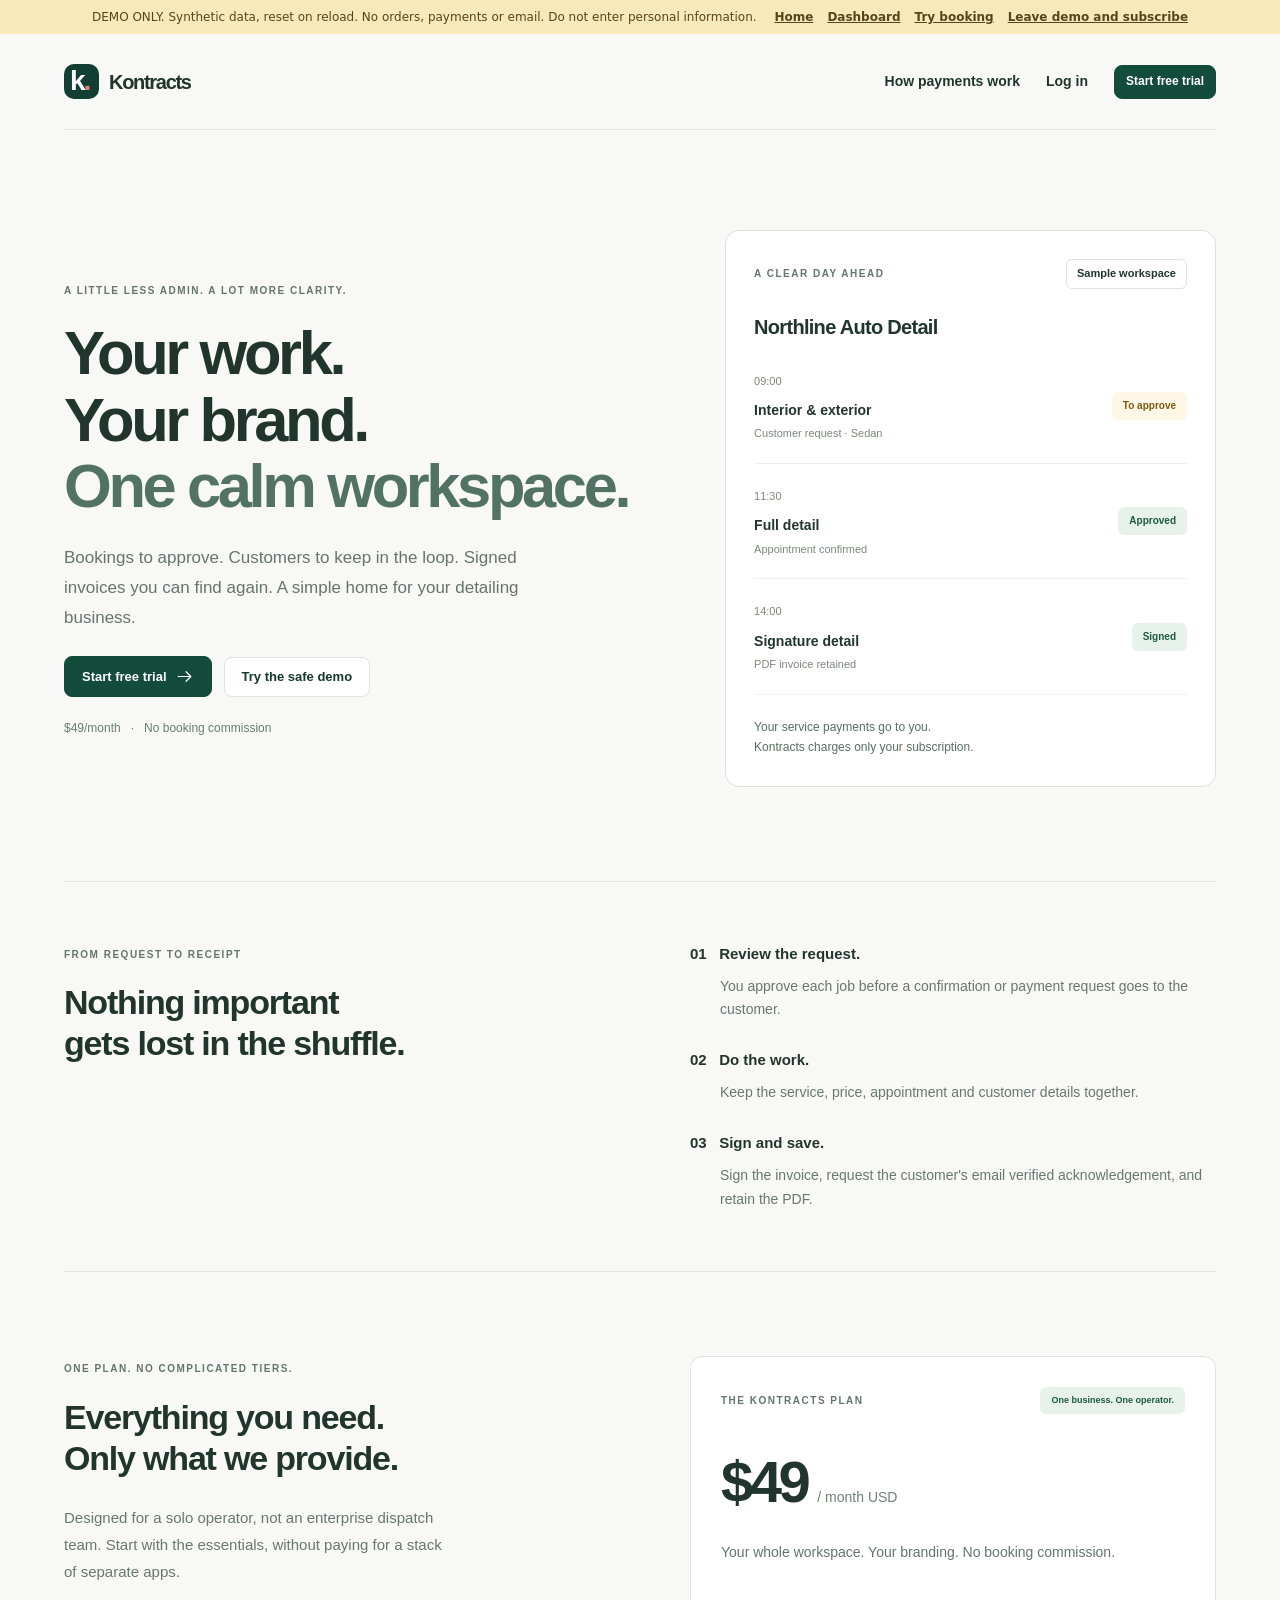
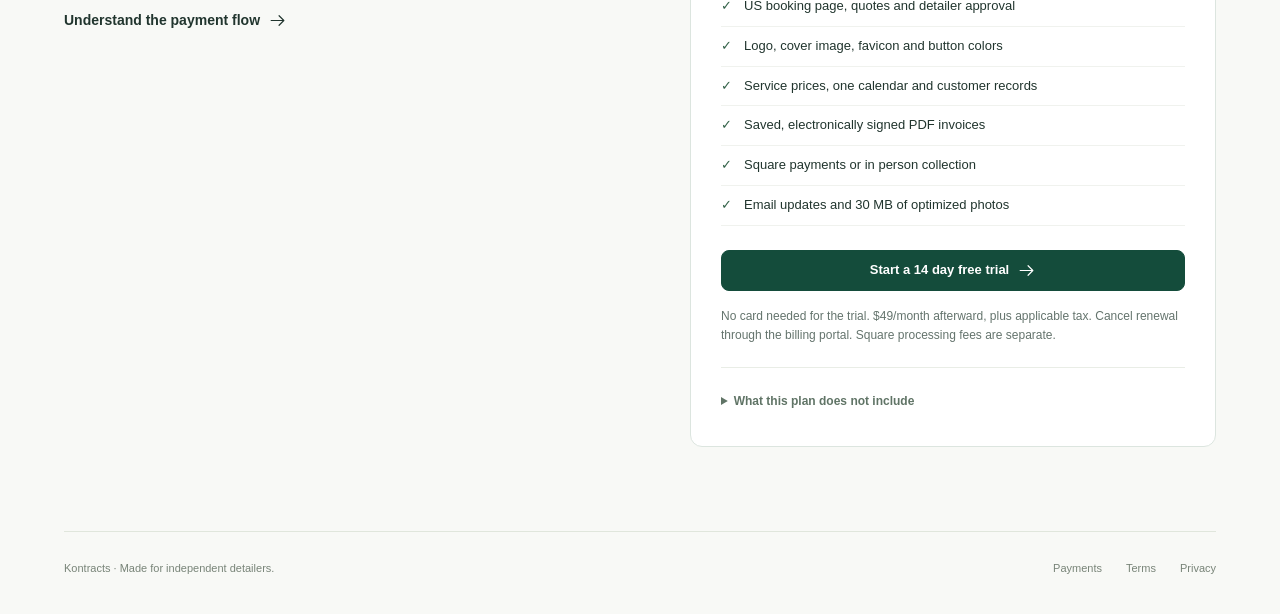
<file: Kontracts-Preview.html>
<!doctype html>
<html lang="en">
<head>
<meta charset="utf-8">
<meta name="viewport" content="width=device-width,initial-scale=1">
<meta name="theme-color" content="#103c30">
<meta name="description" content="Kontracts: booking approval, signed invoices and simple payments for solo mobile detailers.">
<title>Kontracts | Your work, beautifully organized.</title>

<style>:root{--bg:#f7f8f6;--paper:#fff;--text:#202b25;--muted:#778078;--line:#e6eae4;--pine:#244a36;--pine2:#183c2a;--mint:#edf4e9;--lime:#d9ecc7;--amber:#956728;--amberbg:#fbf4e7;--red:#a34a46;--redbg:#fcf0ee;--radius:16px;--shadow:0 12px 40px #142d2010;--font:Inter,-apple-system,BlinkMacSystemFont,"Segoe UI",sans-serif}
*{box-sizing:border-box}body{margin:0;background:var(--bg);color:var(--text);font:14px/1.6 var(--font);-webkit-font-smoothing:antialiased}button,input,select,textarea{font:inherit}button,a,input,textarea,select{-webkit-tap-highlight-color:transparent}a{color:inherit;text-decoration:none}button{cursor:pointer}button:disabled{cursor:not-allowed;opacity:.55}button:focus-visible,a:focus-visible,input:focus-visible,textarea:focus-visible,select:focus-visible{outline:3px solid #8db77b;outline-offset:3px}h1,h2,h3,p{margin:0}h1,h2,h3{letter-spacing:-.04em;line-height:1.2}h1{font-size:34px;font-weight:600}h2{font-size:21px;font-weight:600}h3{font-size:17px;font-weight:600}small{font-size:12px}svg{flex:none;vertical-align:middle}hr{border:0;border-top:1px solid var(--line);margin:24px 0}.muted{color:var(--muted)}.small{font-size:12px}.eyebrow{font-size:11px;letter-spacing:.14em;text-transform:uppercase;font-weight:650;color:var(--muted)}.uppercase{text-transform:uppercase}.text-right{text-align:right}.spacer{flex:1}.row{display:flex;align-items:center;gap:12px}.wrap{flex-wrap:wrap}.stack{display:grid;gap:16px}.gap24{gap:24px}.mt8{margin-top:8px}.mt16{margin-top:16px}.mt24{margin-top:24px}.mt32{margin-top:32px}.mb16{margin-bottom:16px}.between{justify-content:space-between}.grow{flex:1;min-width:0}.icon{width:19px;height:19px}.pill{display:inline-flex;align-items:center;gap:6px;padding:5px 10px;border:1px solid var(--line);border-radius:40px;font-size:11px;font-weight:550;white-space:nowrap;background:white}.pill.green{background:var(--mint);color:var(--pine);border-color:transparent}.pill.amber{background:var(--amberbg);color:var(--amber);border-color:transparent}.pill.red{background:var(--redbg);color:var(--red);border-color:transparent}.dot{width:6px;height:6px;background:currentColor;border-radius:50%;display:inline-block}.badge-icon{width:38px;height:38px;border-radius:11px;display:grid;place-items:center;background:var(--mint);color:var(--pine)}.avatar{width:35px;height:35px;border-radius:50%;background:#edf0ea;display:grid;place-items:center;font-size:11px;font-weight:600;flex:none}.avatar.large{width:52px;height:52px;font-size:17px}.brand{display:flex;align-items:center;gap:10px;font-size:20px;letter-spacing:-.07em;font-weight:650}.brand-mark{display:inline-flex;align-items:baseline;justify-content:center;width:35px;height:35px;border-radius:10px;background:var(--pine);color:white;font-size:28px;line-height:33px;font-weight:750;letter-spacing:-4px;padding-right:4px}.brand-mark span{color:var(--lime)}.btn{border:1px solid var(--line);border-radius:9px;min-height:42px;padding:10px 17px;background:white;color:var(--text);display:inline-flex;align-items:center;justify-content:center;gap:8px;font-size:13px;font-weight:550;line-height:1.4;transition:background .16s,transform .16s,box-shadow .16s}.btn:hover{background:#f2f5ef;box-shadow:0 2px 6px #00000006}.btn:active{transform:translateY(1px)}.btn.primary{background:var(--pine);border-color:var(--pine);color:white}.btn.primary:hover{background:var(--pine2)}.btn.soft{background:var(--mint);border-color:transparent;color:var(--pine)}.btn.ghost{background:transparent;border-color:transparent}.btn.danger{color:var(--red);background:var(--redbg);border-color:#f0dcd9}.btn.small{min-height:34px;padding:7px 11px;font-size:12px}.btn.wide{width:100%}.btn.large{padding:14px 22px;min-height:50px}.icon-btn{width:36px;height:36px;padding:7px;background:transparent;border:1px solid transparent;border-radius:8px;color:var(--muted);display:grid;place-items:center}.icon-btn:hover{background:var(--mint);color:var(--pine)}.link-button{border:0;background:none;padding:0;color:var(--pine);font-weight:550;font-size:13px}.btn.busy::after{content:'';height:12px;width:12px;border:2px solid currentColor;border-right-color:transparent;border-radius:50%;animation:spin .7s linear infinite}.card{background:white;border:1px solid var(--line);border-radius:var(--radius)}.card-pad{padding:24px}.card-head{display:flex;justify-content:space-between;align-items:center;padding:22px 24px;border-bottom:1px solid var(--line)}.card-head h2{font-size:17px}.section-title{margin-bottom:18px}.notice{padding:13px 16px;border:1px solid var(--line);border-radius:10px;background:var(--mint);font-size:13px;color:var(--pine)}.notice.amber{background:var(--amberbg);color:var(--amber);border-color:#f0e4ce}.notice.error{background:var(--redbg);color:var(--red);border-color:#f0dcd9}.notice.info{background:#f1f4f7;color:#516577}.notice a{text-decoration:underline}.empty{padding:54px 24px;text-align:center;display:grid;justify-items:center;gap:12px;color:var(--muted)}.empty h3{color:var(--text)}.empty p{max-width:340px}.empty .badge-icon{width:50px;height:50px;margin-bottom:5px}.error-box{max-width:550px;margin:90px auto;padding:28px}.loading{padding:24px;display:grid;gap:18px}.skeleton{height:48px;background:linear-gradient(90deg,#eef1eb,#f8faf6,#eef1eb);background-size:200% 100%;border-radius:10px;animation:shimmer 1.4s infinite}.initial-loading{height:80vh;display:flex;flex-direction:column;align-items:center;justify-content:center;gap:20px;color:var(--muted)}.skip-link{position:fixed;top:-70px;left:15px;z-index:100;background:white;padding:10px 16px;border:2px solid var(--pine)}.skip-link:focus{top:10px}.hidden{display:none!important}.sr-only{position:absolute;width:1px;height:1px;padding:0;margin:-1px;overflow:hidden;clip:rect(0,0,0,0);white-space:nowrap;border:0}.honeypot{position:absolute;left:-10000px;width:1px;height:1px;overflow:hidden}
/* Application shell */
.shell{display:flex;min-height:100vh}.sidebar{width:226px;position:fixed;inset:0 auto 0 0;border-right:1px solid var(--line);background:#fff;display:flex;flex-direction:column;padding:28px 18px 20px;z-index:25}.sidebar .brand{padding:0 12px;margin-bottom:36px}.workspace{padding:12px 10px;background:var(--bg);border:1px solid var(--line);border-radius:10px;margin-bottom:24px}.workspace .name{font-size:12px;font-weight:600;white-space:nowrap;overflow:hidden;text-overflow:ellipsis;max-width:135px}.workspace small{font-size:10px;color:var(--muted)}.nav-caption{padding:0 13px;margin:14px 0 8px;font-size:10px;letter-spacing:.12em;color:#959d96;text-transform:uppercase}.nav-item{display:flex;align-items:center;gap:12px;min-height:44px;padding:10px 13px;color:#717c73;font-size:12px;border-radius:8px;margin-bottom:4px;transition:background .15s,color .15s}.nav-item:hover{background:#f6f8f3;color:var(--pine)}.nav-item.active{background:var(--mint);color:var(--pine);font-weight:600}.nav-item .icon{width:17px;height:17px}.sidebar-bottom{margin-top:auto;padding-top:35px}.trial-note{background:#f6f8f2;border:1px solid var(--line);padding:14px;border-radius:11px;margin-bottom:20px}.trial-note strong{font-size:11px;display:block}.trial-note p{font-size:10px;margin:5px 0 12px;color:var(--muted)}.account{padding:12px 5px 0;border-top:1px solid var(--line)}.app-body{margin-left:226px;width:calc(100% - 226px)}.topbar{height:76px;border-bottom:1px solid var(--line);display:flex;align-items:center;padding:0 42px;gap:15px;background:#ffffffb8}.topbar .crumb{font-size:12px;color:var(--muted)}.topbar .crumb strong{color:var(--text);font-weight:500}.topbar .slash{margin:0 13px;color:#b7bfb8}.main{max-width:1450px;margin:0 auto;padding:36px 42px 64px;animation:enter .18s ease-out}.page-heading{display:flex;justify-content:space-between;align-items:center;gap:20px;margin-bottom:28px}.page-heading p{color:var(--muted);font-size:13px;margin-top:8px}.page-heading h1{font-size:30px}.stats{display:grid;grid-template-columns:repeat(4,1fr);gap:16px;margin:24px 0}.stat{padding:20px 22px}.stat-label{font-size:12px;color:var(--muted);display:flex;align-items:center;justify-content:space-between}.stat-label svg{width:16px;color:#94a58f}.stat-value{font-size:30px;letter-spacing:-.055em;font-weight:550;margin:12px 0 6px;line-height:1.1}.stat-note{font-size:10px;color:var(--muted)}.dashboard-grid{display:grid;grid-template-columns:minmax(0,1fr) 290px;gap:20px}.right-rail{display:grid;gap:20px;align-content:start}.link-card{background:#eaf1e3;border-color:#e1ead8}.link-card .preview-link{font-size:11px;padding:11px;background:#ffffffb0;border:1px solid #d9e3d1;border-radius:7px;overflow:hidden;text-overflow:ellipsis;white-space:nowrap;margin:18px 0 12px}.mini-list{list-style:none;margin:16px 0 0;padding:0;display:grid;gap:16px}.mini-list li{display:flex;gap:10px;font-size:12px;align-items:flex-start}.mini-list .icon{width:16px;color:var(--pine);margin-top:2px}.inline-count{font-size:10px;background:var(--mint);color:var(--pine);padding:2px 7px;border-radius:5px;font-weight:600}.table-scroll{overflow-x:auto}table{width:100%;border-collapse:collapse;text-align:left;font-size:12px}th{font-size:10px;color:#8d978d;text-transform:uppercase;font-weight:500;letter-spacing:.07em;padding:13px 22px;background:#fcfdfa;border-bottom:1px solid var(--line);white-space:nowrap}td{padding:18px 22px;border-bottom:1px solid #f0f2ed;vertical-align:middle}tr:last-child td{border-bottom:0}tr.clickable{cursor:pointer;transition:background .12s}tr.clickable:hover{background:#fafcf7}td strong{font-weight:550;font-size:12px}.table-sub{font-size:10px;color:var(--muted);margin-top:2px}.date-chip{display:flex;align-items:center;gap:10px}.date-box{width:36px;height:40px;border:1px solid var(--line);border-radius:7px;display:grid;align-content:center;justify-items:center;line-height:1.2;font-size:14px;font-weight:600;background:white}.date-box small{font-size:8px;font-weight:400;text-transform:uppercase;color:var(--muted)}.demo-banner{background:#24372a;color:#ecf3e7;min-height:34px;padding:7px 20px;text-align:center;font-size:11px;letter-spacing:.01em}.demo-banner a{text-decoration:underline;margin-left:9px}.filter-bar{display:flex;align-items:center;gap:12px;padding:16px 20px;flex-wrap:wrap;border-bottom:1px solid var(--line)}.filter-bar input{max-width:280px}.segmented{display:inline-flex;background:#f1f4ed;border-radius:8px;padding:3px;gap:3px}.segmented button{border:0;background:none;color:var(--muted);padding:7px 12px;border-radius:6px;font-size:11px;min-height:32px}.segmented button.active{background:white;color:var(--text);box-shadow:0 1px 4px #12261912}.calendar-grid{display:grid;grid-template-columns:repeat(7,minmax(135px,1fr));min-height:360px;overflow:auto}.cal-day{padding:15px 10px;border-right:1px solid var(--line);min-width:0}.cal-day:last-child{border:0}.cal-date{text-align:center;margin-bottom:18px;color:var(--muted);font-size:11px}.cal-date strong{display:block;font-size:23px;color:var(--text);font-weight:500}.cal-event{border:1px solid #dce7d6;background:var(--mint);border-radius:9px;padding:11px;margin-bottom:10px;cursor:pointer;width:100%;text-align:left;font-size:11px}.cal-event small{font-size:10px;color:var(--muted)}.cal-event strong{display:block;line-height:1.5}.service-grid{display:grid;grid-template-columns:repeat(3,1fr);gap:18px}.service-card{padding:23px;display:flex;flex-direction:column;gap:16px}.service-card .price{font-size:30px;letter-spacing:-.06em;line-height:1.1}.service-card p{font-size:12px;color:var(--muted);min-height:58px}.service-card .service-footer{display:flex;justify-content:space-between;align-items:center;border-top:1px solid var(--line);padding-top:15px;margin-top:auto}.quote-item{padding:23px;border-bottom:1px solid var(--line)}.quote-item:last-child{border:0}.quote-note{font-size:12px;background:var(--bg);border-radius:9px;padding:14px;color:#68756a;margin-top:16px}.photo-grid{display:flex;gap:10px;margin-top:12px}.photo-grid img{width:80px;height:65px;object-fit:cover;border-radius:8px}.settings-layout{display:grid;grid-template-columns:190px minmax(0,1fr);gap:24px}.settings-nav{display:grid;gap:4px;align-content:start}.settings-nav button{border:0;background:transparent;padding:12px 14px;text-align:left;border-radius:9px;font-size:12px;color:var(--muted)}.settings-nav button.active{background:white;border:1px solid var(--line);color:var(--pine);font-weight:600}.form-grid{display:grid;grid-template-columns:1fr 1fr;gap:18px}.form-grid .full{grid-column:1/-1}.field{display:flex;flex-direction:column;gap:7px}.field label,.field-label{font-size:12px;font-weight:550;color:#4c594f}.field small{font-size:11px;color:var(--muted)}input:not([type=checkbox]):not([type=radio]),textarea,select{border:1px solid #dfe5db;border-radius:8px;min-height:43px;padding:10px 12px;background:#fff;color:var(--text);width:100%;outline-offset:2px;font-size:13px;transition:border-color .15s}input::placeholder,textarea::placeholder{color:#a2aaa0}textarea{resize:vertical;min-height:90px}input[type=checkbox],input[type=radio]{accent-color:var(--pine);width:16px;height:16px;flex:none;margin:2px 0}input:focus,textarea:focus,select:focus{border-color:#8cab7c}.check-row{display:flex;align-items:flex-start;gap:10px;font-size:12px;color:#5b695d}.form-footer{margin-top:26px;padding-top:20px;border-top:1px solid var(--line);display:flex;justify-content:flex-end;gap:12px}.hours-row{display:grid;grid-template-columns:120px 1fr 20px 1fr;align-items:center;gap:12px;margin-bottom:12px}.hours-row input{font-size:12px}.integration{display:flex;gap:15px;padding:20px;border:1px solid var(--line);border-radius:12px;align-items:center}.integration-logo{width:45px;height:45px;border:1px solid var(--line);border-radius:11px;display:grid;place-items:center;font-weight:700;font-size:24px;background:white}.integration p{font-size:12px;color:var(--muted);margin-top:4px}.billing-grid{display:grid;grid-template-columns:1fr 1fr;gap:24px}.price-large{font-size:56px;font-weight:550;letter-spacing:-.07em}.price-large small{font-size:14px;color:var(--muted);font-weight:400;letter-spacing:0}.check-list{list-style:none;padding:0;display:grid;gap:14px;font-size:13px;margin:25px 0}.check-list li{display:flex;gap:10px;align-items:center}.check-list svg{color:var(--pine);width:16px}.faq details{padding:18px 0;border-bottom:1px solid var(--line)}.faq summary{cursor:pointer;font-weight:550;font-size:14px}.faq details p{margin-top:12px;color:var(--muted);font-size:13px;max-width:690px}.legal{max-width:780px;margin:60px auto;padding:0 24px}.legal h2{font-size:20px;margin:30px 0 12px}.legal p{color:#6e7970;margin:12px 0}.legal h1{margin-bottom:24px}
/* Modal and messages */
dialog{padding:0;border:1px solid var(--line);border-radius:18px;background:white;color:var(--text);box-shadow:var(--shadow);max-width:620px;width:calc(100% - 32px);max-height:90vh;overflow:auto}dialog::backdrop{background:#17281f55;backdrop-filter:blur(3px)}.modal-head{padding:23px 26px;border-bottom:1px solid var(--line);display:flex;justify-content:space-between;align-items:center}.modal-head h2{font-size:20px}.modal-body{padding:25px 26px}.detail-grid{display:grid;grid-template-columns:1fr 1fr;gap:20px;margin:24px 0}.detail-grid label{display:block;color:var(--muted);font-size:10px;text-transform:uppercase;letter-spacing:.06em;margin-bottom:5px}.detail-grid p{font-size:13px}.modal-actions{display:flex;gap:10px;flex-wrap:wrap;margin-top:25px}.money-lines{display:grid;gap:11px;font-size:13px}.money-lines>div{display:flex;justify-content:space-between;gap:20px}.money-lines .total{border-top:1px solid var(--line);padding-top:13px;font-size:17px;font-weight:600}.toast{position:fixed;bottom:25px;left:50%;transform:translateX(-50%);z-index:100;max-width:90vw;background:#25382c;color:white;border-radius:11px;padding:14px 20px;box-shadow:0 8px 30px #10261820;font-size:13px;animation:toastIn .2s}.toast.error{background:#934a43}
/* Public landing */
.marketing{background:#f8faf5;min-height:100vh}.site-nav{max-width:1180px;margin:auto;display:flex;align-items:center;justify-content:space-between;gap:20px;padding:27px 30px}.nav-links{display:flex;align-items:center;gap:30px;font-size:13px;color:#717c70}.hero{max-width:1160px;margin:55px auto 0;display:grid;grid-template-columns:1.1fr 1fr;gap:64px;padding:25px 30px 80px;align-items:center}.hero h1{font-size:62px;line-height:1.08;letter-spacing:-.07em;font-weight:550;margin:20px 0 23px}.hero h1 em{font-style:normal;color:#728e61}.hero p{color:#74806f;max-width:390px;font-size:16px;line-height:1.75}.hero .row{margin-top:30px}.hero-note{font-size:11px;color:#889380;margin-top:16px;display:flex;gap:15px;align-items:center}.hero-visual{padding:30px 0;position:relative}.mock-browser{background:#fff;border:1px solid #dfe7d8;border-radius:17px;box-shadow:0 22px 60px #28382212;overflow:hidden}.mock-bar{padding:15px 18px;border-bottom:1px solid var(--line);display:flex;align-items:center;gap:5px}.mock-dot{height:6px;width:6px;background:#d7dfd0;border-radius:50%}.mock-bar small{margin:auto;font-size:9px;color:#a1aa9a}.mock-body{padding:28px}.mock-business{display:flex;align-items:center;gap:10px;margin-bottom:28px}.mock-business strong{font-size:11px}.mock-business small{font-size:9px;display:block;color:var(--muted)}.mock-title{font-size:23px;font-weight:550;letter-spacing:-.04em}.mock-option{border:1px solid #dfe8d8;border-radius:10px;padding:15px;margin-top:12px;font-size:11px;display:flex;align-items:center;justify-content:space-between}.mock-option.selected{border-color:#61874f;background:#f7faf3}.mock-option strong{font-size:12px;display:block}.mock-option small{font-size:9px;color:var(--muted)}.mock-check{height:17px;width:17px;background:#6e8f5d;border-radius:50%;display:grid;place-items:center;color:white;font-size:11px}.mock-foot{background:var(--pine);border-radius:8px;color:white;padding:12px;text-align:center;font-size:11px;margin-top:19px}.floating-proof{position:absolute;left:-32px;bottom:7px;background:white;border:1px solid #e2e9dc;border-radius:11px;padding:15px 18px;display:flex;gap:12px;align-items:center;box-shadow:0 8px 25px #273b2210}.floating-proof strong{font-size:11px;display:block}.floating-proof small{font-size:9px;color:var(--muted)}.feature-strip{max-width:1100px;margin:15px auto 80px;display:grid;grid-template-columns:repeat(3,1fr);gap:36px;padding:35px 25px;border-top:1px solid #e1e8d9;border-bottom:1px solid #e1e8d9}.feature-strip h3{font-size:15px;margin:14px 0 10px}.feature-strip p{font-size:12px;line-height:1.8;color:#7c8776;max-width:270px}.marketing-section{max-width:1100px;margin:80px auto;padding:0 25px}.section-center{text-align:center;max-width:620px;margin:0 auto 38px}.section-center h2{font-size:36px;letter-spacing:-.055em;margin:12px 0}.section-center p{color:var(--muted);font-size:14px}.marketing-pricing{max-width:480px;padding:32px;margin:auto;background:white;border:1px solid #dae5d0;border-radius:18px}.site-footer{max-width:1150px;margin:80px auto 0;padding:32px 25px;border-top:1px solid var(--line);display:flex;align-items:center;justify-content:space-between;color:var(--muted);font-size:11px;gap:25px}.site-footer .brand{font-size:17px}.site-footer .brand-mark{width:28px;height:28px;line-height:26px;font-size:23px;border-radius:8px}.auth-page{min-height:100vh;display:grid;grid-template-columns:1fr 1fr}.auth-brand-panel{background:#edf3e6;padding:48px;display:flex;flex-direction:column;justify-content:space-between;position:relative}.auth-brand-panel h1{font-size:54px;max-width:460px;line-height:1.12;font-weight:550;letter-spacing:-.06em}.auth-brand-panel p{max-width:370px;font-size:15px;color:#7a876d;line-height:1.85;margin-top:22px}.auth-brand-panel small{font-size:11px;color:#92a084}.auth-content{display:flex;align-items:center;justify-content:center;padding:42px;background:white}.auth-form{max-width:390px;width:100%}.auth-form h1{font-size:29px}.auth-form>p{margin:12px 0 28px;color:var(--muted);font-size:13px}.auth-form .field{margin-top:17px}.auth-form .btn.wide{margin-top:25px}.auth-bottom{text-align:center;margin-top:22px;font-size:12px;color:var(--muted)}.auth-bottom a{color:var(--pine);font-weight:550}.auth-logo-mobile{display:none;margin-bottom:35px}
/* Booking */
.booking-page{min-height:100vh;background:#f8faf6}.booking-header{max-width:1080px;margin:auto;padding:28px 30px;display:flex;align-items:center;justify-content:space-between;border-bottom:1px solid var(--line)}.business-brand{display:flex;gap:12px;align-items:center}.business-brand strong{font-size:15px;letter-spacing:-.02em}.business-brand small{display:block;font-size:11px;color:var(--muted)}.booking-main{max-width:1040px;margin:38px auto 70px;padding:0 30px}.booking-layout{display:grid;grid-template-columns:minmax(0,1fr) 290px;gap:32px}.booking-intro{margin-bottom:30px}.booking-intro h1{font-size:33px}.booking-intro p{font-size:13px;color:var(--muted);margin-top:10px}.steps{display:flex;align-items:center;gap:15px;margin:22px 0 28px}.step{display:flex;align-items:center;gap:8px;color:#a1aa9b;font-size:11px}.step span{width:22px;height:22px;border:1px solid #dbe3d4;border-radius:50%;display:grid;place-items:center;font-size:10px}.step.active{color:var(--pine);font-weight:600}.step.active span{background:var(--pine);color:white;border-color:var(--pine)}.step.done span{background:var(--mint);color:var(--pine);border-color:transparent}.step-line{height:1px;background:var(--line);flex:1;max-width:40px}.booking-section{margin-bottom:26px}.booking-section h2{font-size:15px;margin-bottom:14px;letter-spacing:-.025em}.option-card{width:100%;text-align:left;background:white;border:1px solid #e0e7d9;border-radius:11px;padding:18px;display:flex;gap:14px;align-items:center;margin-bottom:11px;transition:border-color .15s,background .15s}.option-card:hover{border-color:#a7bc97}.option-card.selected{border:1.5px solid #6e9061;background:#f8fbf4;padding:17.5px}.option-card .radio{width:17px;height:17px;border:1px solid #d3deca;border-radius:50%;flex:none;display:grid;place-items:center}.option-card.selected .radio{border:5px solid var(--pine)}.option-card h3{font-size:13px;letter-spacing:-.02em}.option-card p{font-size:11px;color:#8a9483;margin-top:5px;line-height:1.55}.option-card .amount{font-size:15px;font-weight:550;white-space:nowrap;margin-left:auto}.vehicle-grid{display:grid;grid-template-columns:repeat(3,1fr);gap:9px}.vehicle-option{background:white;border:1px solid var(--line);border-radius:10px;padding:14px 8px;text-align:center;display:grid;justify-items:center;gap:7px;font-size:10px;color:#73816c;min-height:90px}.vehicle-option strong{font-size:11px;font-weight:500;color:var(--text)}.vehicle-option.selected{border-color:#779766;background:#f0f5ea;color:var(--pine)}.vehicle-option svg{width:30px;height:26px}.extra-item{display:flex;align-items:center;gap:11px;font-size:12px;border-bottom:1px solid var(--line);padding:14px 0}.extra-item small{font-size:10px;color:var(--muted)}.extra-item input{width:15px;height:15px}.extra-item:last-child{border:0}.summary{position:sticky;top:30px;align-self:start;padding:24px;background:white;border:1px solid var(--line);border-radius:14px}.summary h2{font-size:16px;margin-bottom:22px}.summary .money-lines{font-size:11px;gap:14px}.summary .money-lines .total{font-size:16px}.summary-detail{padding-bottom:18px;margin-bottom:18px;border-bottom:1px solid var(--line);font-size:12px}.summary-detail small{font-size:10px;color:var(--muted)}.deposit-box{padding:13px;background:var(--mint);border-radius:8px;display:flex;justify-content:space-between;align-items:center;margin-top:19px;font-size:11px;color:var(--pine)}.summary-note{font-size:10px;color:#96a08e;margin-top:14px;line-height:1.6}.booking-buttons{display:flex;justify-content:space-between;gap:15px;padding-top:25px;margin-top:25px;border-top:1px solid var(--line)}.booking-footer{max-width:1040px;margin:auto;padding:20px 30px 35px;display:flex;justify-content:space-between;color:#98a28f;font-size:10px}.date-pills{display:flex;gap:8px;overflow-x:auto;padding:3px 1px 10px;margin:15px 0}.date-pill{min-width:58px;display:grid;justify-items:center;gap:4px;border:1px solid var(--line);border-radius:9px;background:white;padding:12px 10px;font-size:10px;color:var(--muted)}.date-pill strong{font-size:19px;color:var(--text);font-weight:500}.date-pill.selected{background:var(--pine);border-color:var(--pine);color:#cfdfc5}.date-pill.selected strong{color:white}.slots{display:grid;grid-template-columns:repeat(3,1fr);gap:10px;margin-top:20px}.slot{padding:12px 8px;border:1px solid var(--line);background:white;border-radius:8px;font-size:12px}.slot.selected{background:var(--mint);border-color:#769768;color:var(--pine);font-weight:600}.booking-manage{max-width:650px;margin:45px auto;padding:0 22px 60px}.success-head{text-align:center;margin:30px 0}.success-head .badge-icon{width:62px;height:62px;border-radius:50%;margin:0 auto 20px}.success-head h1{font-size:30px}.success-head p{color:var(--muted);margin:12px auto 0;max-width:400px;font-size:13px}.mobile-menu{display:none}.mobile-backdrop{display:none}.demo-flag{font-size:11px;padding:12px 18px;border-radius:9px;background:var(--amberbg);color:var(--amber);margin:0 0 25px}
@keyframes spin{to{transform:rotate(360deg)}}@keyframes shimmer{to{background-position:-200% 0}}@keyframes enter{from{opacity:0;transform:translateY(4px)}to{opacity:1;transform:none}}@keyframes toastIn{from{opacity:0;bottom:14px}to{opacity:1;bottom:25px}}
@media(min-width:1600px){.main{padding-top:48px}.hero{margin-top:85px}}
@media(max-width:1150px){.sidebar{width:205px;padding:25px 13px}.app-body{margin-left:205px;width:calc(100% - 205px)}.main{padding:30px 28px}.topbar{padding:0 28px}.dashboard-grid{grid-template-columns:minmax(0,1fr) 250px}.stats{gap:12px}.stat{padding:18px 15px}.stat-value{font-size:26px}td,th{padding-left:16px;padding-right:16px}.hero{gap:38px}.hero h1{font-size:53px}.booking-layout{gap:24px}.service-grid{gap:12px}}
@media(max-width:960px){.dashboard-grid{grid-template-columns:1fr}.right-rail{grid-template-columns:1fr 1fr}.hero{grid-template-columns:1fr 1fr;gap:25px}.hero h1{font-size:44px}.hero p{font-size:14px}.hero .row{flex-wrap:wrap}.mock-body{padding:22px}.floating-proof{left:-10px}.service-grid{grid-template-columns:1fr 1fr}.settings-layout{grid-template-columns:1fr}.settings-nav{display:flex;overflow:auto}.settings-nav button{white-space:nowrap}.billing-grid{grid-template-columns:1fr}.auth-brand-panel{padding:35px}.auth-brand-panel h1{font-size:43px}.stats{grid-template-columns:1fr 1fr}}
@media(max-width:760px){.sidebar{transform:translateX(-100%);transition:transform .2s;width:235px}.shell.menu-open .sidebar{transform:none}.shell.menu-open .mobile-backdrop{display:block;position:fixed;inset:0;background:#17281f55;z-index:20;border:0}.app-body{margin:0;width:100%}.mobile-menu{display:grid}.topbar{height:65px;padding:0 18px;gap:10px}.topbar .crumb{font-size:11px}.topbar .slash{margin:0 8px}.main{padding:26px 20px 50px}.page-heading{gap:14px;align-items:flex-start}.page-heading h1{font-size:27px}.page-heading p{font-size:12px}.page-heading>.btn{font-size:11px;padding:9px 12px;min-height:38px}.stats{margin:20px 0}.stat{padding:17px}.stat-label{font-size:10px}.stat-note{font-size:9px}.card-head{padding:19px}.right-rail{grid-template-columns:1fr 1fr}.card-pad{padding:21px}.service-grid{grid-template-columns:1fr 1fr}.booking-layout{grid-template-columns:1fr}.summary{position:static;order:2}.booking-main{margin-top:26px;padding:0 22px}.booking-header{padding:22px}.booking-intro h1{font-size:29px}.booking-footer{padding:20px 22px}.summary{padding:20px}.summary h2{margin-bottom:14px}.summary-detail{margin-bottom:12px;padding-bottom:12px}.nav-links>.nav-text{display:none}.site-nav{padding:22px}.site-nav .brand{font-size:19px}.hero{display:flex;flex-direction:column;margin:30px auto 0;padding:10px 25px 40px;gap:25px}.hero-content{max-width:530px;width:100%}.hero h1{font-size:53px;max-width:510px}.hero p{font-size:15px}.hero-visual{width:100%;max-width:440px;padding:10px 15px 25px}.mock-body{padding:25px}.floating-proof{bottom:5px;left:0}.feature-strip{grid-template-columns:1fr;gap:28px;padding:30px;margin:35px 20px 50px}.feature-strip p{max-width:none}.feature-strip h3{margin:10px 0}.marketing-section{margin:50px auto}.section-center h2{font-size:30px}.site-footer{flex-wrap:wrap;margin-top:55px}.auth-page{grid-template-columns:1fr}.auth-brand-panel{display:none}.auth-content{padding:30px 25px;min-height:100vh}.auth-logo-mobile{display:flex}.hours-row{grid-template-columns:90px 1fr 10px 1fr;gap:8px}.form-grid{gap:15px}.topbar .btn.small{font-size:10px}.detail-grid{gap:17px}.mobile-hide{display:none}.integration{align-items:flex-start;flex-wrap:wrap}.integration>.btn{margin-left:60px}.calendar-grid{grid-template-columns:repeat(7,minmax(140px,1fr))}.form-footer{flex-wrap:wrap}.booking-manage{margin-top:25px}.booking-buttons{position:relative}.date-pill{min-width:55px}}
@media(max-width:480px){.main{padding:22px 16px 45px}.right-rail{grid-template-columns:1fr}.service-grid{grid-template-columns:1fr}.form-grid{grid-template-columns:1fr}.form-grid .full{grid-column:auto}.hero h1{font-size:45px}.hero .row .btn{font-size:12px;padding:12px 16px}.hero-note{font-size:10px}.topbar .crumb{display:none}.topbar .spacer{display:block}.stats{gap:10px}.stat-value{font-size:25px}.stat-label svg{display:none}.vehicle-grid{gap:7px}.vehicle-option{padding:12px 6px}.vehicle-option strong{font-size:10px}.option-card{padding:15px;gap:10px}.option-card.selected{padding:14.5px}.option-card p{font-size:10px}.slots{gap:8px}.step{font-size:10px;gap:6px}.steps{gap:9px}.step-line{max-width:20px}.booking-header>.pill{display:none}.detail-grid{grid-template-columns:1fr 1fr}.modal-body{padding:20px}.modal-head{padding:20px}.booking-buttons .btn{font-size:12px}.page-heading{flex-wrap:wrap}.hours-row{grid-template-columns:80px 1fr 8px 1fr}.hours-row input{padding:7px;font-size:11px}.site-footer .row{gap:15px}.marketing-pricing{padding:25px}.card-head h2{font-size:16px}.filter-bar{padding:14px}.filter-bar input{max-width:none}.summary .money-lines{font-size:12px}}
@media(prefers-reduced-motion:reduce){*,*::before,*::after{animation:none!important;transition:none!important;scroll-behavior:auto!important}}

.policy-text{white-space:pre-wrap;line-height:1.75;margin-top:24px;overflow-wrap:anywhere}
/* Grid children must shrink before wide booking tables overflow their scroll container. */
.app-body,.main,.dashboard-grid>*,.right-rail,.card{min-width:0}
@media(max-width:960px){.dashboard-grid{grid-template-columns:minmax(0,1fr)}}
.table-scroll{position:relative;max-width:100%}
/* Kontracts 2: quieter surfaces, fluid mobile photo workflows, accessible controls. */
:root{--text:#25312c;--muted:#728078;--bg:#f6f8f5;--pine:#244d3c;--line:#e3e9e2;--mint:#edf4ec}
html{scroll-behavior:smooth}button,a,input,textarea,select{-webkit-tap-highlight-color:transparent}button:focus-visible,a:focus-visible,label.btn:focus-within{outline:3px solid #a7c4b3;outline-offset:3px}.brand{letter-spacing:-.065em}.brand-mark{font-weight:650;letter-spacing:-.08em}.card{box-shadow:0 2px 6px #13271903}.main{animation:enter .18s ease-out}.sr-only{position:absolute!important;width:1px!important;height:1px!important;padding:0!important;margin:-1px!important;overflow:hidden!important;clip:rect(0,0,0,0)!important;white-space:nowrap!important;border:0!important}.photo-picker{border:1px dashed #cbd9ce;border-radius:14px;background:#f8faf7;padding:20px;margin-top:18px}.photo-picker-heading{display:flex;gap:12px;align-items:flex-start}.photo-symbol{display:grid;place-items:center;background:#eaf0e7;color:var(--pine);width:40px;height:40px;border-radius:11px;flex:none}.photo-symbol svg{width:22px;height:22px}.photo-picker-heading strong{display:block;font-size:14px;letter-spacing:-.02em}.photo-picker-heading p{margin-top:5px;color:var(--muted);font-size:12px;line-height:1.65}.photo-picker-buttons{display:flex;gap:10px;flex-wrap:wrap;margin:17px 0 12px}.photo-picker-buttons label{cursor:pointer;margin:0}.photo-footnote{font-size:11px;color:#7b877d;line-height:1.75}.photo-quality{margin-top:16px}.photo-quality select{font-size:12px}.photo-status{font-size:12px;color:var(--pine);margin-top:10px;line-height:1.6}.photo-picker.processing{opacity:.75}.photo-picker.processing .photo-picker-buttons{pointer-events:none}.pending-photos{display:grid;gap:8px}.pending-photo{display:flex;align-items:center;gap:11px;padding:10px 0;border-top:1px solid var(--line);margin-top:8px}.pending-photo>img{width:60px;height:55px;object-fit:cover;border-radius:8px;background:var(--line)}.pending-photo>div{flex:1;min-width:0}.pending-photo strong{display:block;font-size:12px}.pending-photo span{display:flex;gap:5px;align-items:center;font-size:12px;margin-top:4px}.pending-photo .icon{width:13px;height:13px}.pending-photo small{display:block;font-size:10px;color:var(--muted);margin-top:3px}.photo-overview{display:grid;grid-template-columns:1fr 1fr;align-items:center;gap:50px;border:1px solid var(--line);border-radius:16px;background:white;padding:30px;margin-bottom:26px}.photo-overview .eyebrow{font-size:10px;font-weight:600;color:var(--muted);letter-spacing:.1em;text-transform:uppercase}.photo-overview h2{margin-top:12px;font-size:35px;font-weight:550;letter-spacing:-.06em}.photo-overview h2 span{font-size:16px;font-weight:400;letter-spacing:-.025em;color:var(--muted)}.photo-overview p{font-size:12px;color:var(--muted);margin-top:8px}.photo-storage>div{display:flex;justify-content:space-between;gap:12px;font-size:12px}.photo-storage strong{font-weight:550}.photo-storage span{color:var(--muted)}.photo-storage small{font-size:10px;color:var(--muted);display:block;line-height:1.7;margin-top:8px}.photo-storage progress{display:block;width:100%;height:6px;appearance:none;-webkit-appearance:none;border:0;border-radius:6px;margin-top:13px;background:var(--line);overflow:hidden}.photo-storage progress::-webkit-progress-bar{background:var(--line)}.photo-storage progress::-webkit-progress-value{background:var(--pine);border-radius:6px}.photo-storage progress::-moz-progress-bar{background:var(--pine)}.photo-library-toolbar{display:flex;justify-content:space-between;gap:16px;flex-wrap:wrap;margin-bottom:22px;align-items:center}.photo-search{max-width:280px!important;min-height:39px!important;font-size:12px!important}.vehicle-photo-grid{display:grid;grid-template-columns:repeat(3,minmax(0,1fr));gap:20px}.vehicle-photo-card{overflow:hidden;background:white;border:1px solid var(--line);border-radius:13px;min-width:0;transition:transform .15s ease,box-shadow .15s ease}.vehicle-photo-card:hover{transform:translateY(-2px);box-shadow:0 8px 24px #15332908}.photo-open{padding:0;display:block;border:0;width:100%;position:relative;background:#eaf0e8;cursor:pointer;overflow:hidden}.photo-open img{display:block;width:100%;aspect-ratio:4/3;object-fit:cover}.photo-category{position:absolute;left:12px;bottom:12px;font-size:10px;padding:5px 9px;border-radius:5px;background:#ffffffee;color:#34453b;box-shadow:0 2px 6px #0000000d;font-weight:600}.photo-category.after{background:#e6f3e4ee}.photo-category.condition{background:#fff4ddee}.photo-card-info{padding:14px 15px}.photo-card-info>strong{display:block;font-size:12px;font-weight:550;overflow:hidden;text-overflow:ellipsis;white-space:nowrap}.photo-card-info>small{display:block;font-size:11px;color:var(--muted);margin-top:5px;overflow:hidden;text-overflow:ellipsis;white-space:nowrap}.photo-card-info>div{display:flex;justify-content:space-between;gap:8px;font-size:10px;color:#8b978e;margin-top:14px}.photo-empty{grid-column:1/-1}.photo-empty .empty{padding:60px 20px}.photo-library-note{font-size:11px;color:var(--muted);line-height:1.8;max-width:780px;margin-top:24px}.job-photo-title{display:flex;justify-content:space-between;gap:15px;align-items:center;margin-bottom:22px}.job-photo-title h3{font-size:16px}.job-photo-title p{font-size:12px;color:var(--muted);margin-top:5px}.photo-upload-fields{display:grid;grid-template-columns:1fr 1fr;gap:14px}.photo-save-row{display:flex;gap:16px;justify-content:space-between;align-items:center;margin-top:17px;margin-bottom:24px}.photo-save-row>span{font-size:11px;color:var(--muted);max-width:240px}.job-photo-grid{display:grid;grid-template-columns:repeat(2,minmax(0,1fr));gap:12px}.job-photo-grid>.empty{grid-column:1/-1;padding:30px 15px}.photo-lightbox{display:block;width:100%;max-height:54vh;object-fit:contain;border-radius:10px;background:#f2f4f1}.photo-detail-meta{display:flex;gap:15px;flex-wrap:wrap;font-size:10px;color:var(--muted);margin:13px 0 20px}.photo-job-options{margin-top:15px;max-height:52vh;overflow:auto}.photo-job-option{display:flex;gap:12px;align-items:center;background:white;border:0;border-bottom:1px solid var(--line);padding:14px 5px;width:100%;text-align:left}.photo-job-option:hover{background:var(--bg)}.photo-job-option strong{display:block;font-size:12px}.photo-job-option small{display:block;font-size:11px;color:var(--muted);margin-top:4px}.photo-job-option .icon{width:16px}.photo-grid a img{transition:transform .15s}.photo-grid a:hover img{transform:scale(1.05)}
@media(max-width:1100px){.vehicle-photo-grid{grid-template-columns:repeat(2,minmax(0,1fr))}.photo-overview{gap:25px}}
@media(max-width:650px){.photo-overview{grid-template-columns:1fr;gap:24px;padding:23px}.photo-library-toolbar{gap:13px}.photo-library-toolbar .segmented{width:100%;justify-content:space-between}.photo-library-toolbar .segmented button{padding:7px 8px;font-size:11px}.photo-search{max-width:none!important;width:100%}.vehicle-photo-grid{gap:12px}.photo-card-info{padding:11px}.photo-card-info>div{flex-wrap:wrap;margin-top:10px;font-size:9px}.photo-upload-fields{grid-template-columns:1fr}.photo-picker{padding:16px}.photo-picker-buttons{gap:8px}.photo-picker-buttons .btn{font-size:12px;min-height:44px;padding:10px 12px}.photo-save-row{align-items:stretch;flex-direction:column;gap:10px}.photo-save-row>span{max-width:none}.photo-save-row .btn{width:100%;min-height:45px}.job-photo-title{align-items:flex-start}.job-photo-title .pill{font-size:10px;white-space:nowrap}.pending-photo>img{width:50px;height:50px}.photo-empty .empty{padding:40px 20px}.photo-lightbox{max-height:45vh}}
@media(prefers-reduced-motion:reduce){html{scroll-behavior:auto}*,*::before,*::after{animation-duration:.001ms!important;transition-duration:.001ms!important;scroll-behavior:auto!important}}
.quote-photo-tile{position:relative;padding-right:8px}.quote-photo-tile .icon-btn{position:absolute;right:0;top:-8px;background:white;border:1px solid var(--line);width:25px;height:25px;min-width:25px;min-height:25px;border-radius:50%}.quote-photo-tile .icon-btn .icon{width:12px;height:12px}.photo-grid{flex-wrap:wrap;padding-top:7px}
/* Branding workspace and tenant-specific public pages */
fieldset[data-brand-fieldset]{border:0;padding:0;margin:0;min-width:0}.brand-tabs{display:flex;gap:22px;border-bottom:1px solid var(--line);margin-bottom:28px;overflow-x:auto}.brand-tabs button{border:0;border-bottom:2px solid transparent;background:none;padding:13px 0;font-weight:550;color:var(--muted);white-space:nowrap}.brand-tabs button.active{border-bottom-color:var(--pine);color:var(--text)}.brand-editor-grid{display:grid;grid-template-columns:minmax(0,1fr) 320px;gap:30px;align-items:start}.brand-preview-aside{position:sticky;top:24px;min-width:0}.brand-asset-card+.brand-asset-card{margin-top:24px}.brand-asset-card strong{font-size:13px}.brand-asset-sample{border:1px dashed #d6dfd3;border-radius:10px;min-height:104px;display:flex;align-items:center;justify-content:center;margin:16px 0 12px;background:#f8faf7;overflow:hidden}.brand-asset-sample img{max-width:92%;height:74px;object-fit:contain}.brand-asset-sample.cover{height:142px}.brand-asset-sample.cover img{max-width:100%;width:100%;height:100%;object-fit:cover}.brand-upload-label{position:relative;overflow:hidden;cursor:pointer;flex:none}.brand-upload-label input{position:absolute;inset:0;opacity:0;cursor:pointer;width:100%}.brand-color-field{display:flex;align-items:center;gap:14px;border:1px solid var(--line);padding:8px 12px;border-radius:9px}.brand-color-field input[type=color]{border:0;padding:0;width:34px;height:34px;min-height:0;background:transparent;cursor:pointer}.brand-color-field output{font-size:12px;font-family:ui-monospace,monospace}.brand-save-bar{position:sticky;bottom:12px;display:flex;align-items:center;gap:10px;background:#ffffffed;border:1px solid var(--line);padding:14px;border-radius:12px;margin-top:24px;box-shadow:0 8px 28px #17261b10;z-index:2}.brand-save-bar span{flex:1;font-size:11px}.brand-save-bar .btn{white-space:nowrap}.brand-mini-page{background:#fff;border:1px solid #dce3d9;border-radius:20px;box-shadow:0 12px 32px #15271b09;overflow:hidden}.mini-top{display:flex;align-items:center;gap:10px;padding:22px 20px}.mini-top>strong{font-size:12px;letter-spacing:-.025em}.mini-top .business-logo{width:65px;height:32px;object-fit:contain;flex:none}.mini-top .brand-monogram{width:32px;height:32px;font-size:10px}.mini-cover{display:block;width:100%;height:106px;object-fit:cover}.mini-content{padding:26px 20px}.mini-content .eyebrow{font-size:9px}.mini-content h2{font-size:25px;margin:12px 0 10px;line-height:1.15}.mini-content>p{font-size:11px;color:var(--muted);line-height:1.6}.mini-service{display:flex;justify-content:space-between;gap:8px;padding:13px 12px;background:var(--mint);border:1px solid var(--pine);border-radius:8px;margin-top:24px;font-size:11px}.mini-service small{display:block;font-size:10px;color:var(--muted);margin-top:4px}.mini-service.faint{margin-top:10px;background:white;border-color:var(--line)}.mini-button{display:flex;align-items:center;justify-content:center;gap:10px;margin-top:24px;background:var(--brand-button);color:var(--brand-button-ink);border-radius:8px;padding:13px;font-size:11px;font-weight:600}.mini-content .mini-disclaimer{font-size:9px;text-align:center;margin-top:10px}.mini-footer{padding:15px;text-align:center;border-top:1px solid var(--line);font-size:9px;color:var(--muted)}.brand-link-layout{display:grid;grid-template-columns:minmax(0,1.8fr) minmax(240px,1fr);gap:24px;align-items:start}.booking-share-row{display:flex;gap:8px}.booking-share-row input{width:100%;min-width:0;border:1px solid var(--line);border-radius:9px;padding:11px;font-size:12px;font-family:ui-monospace,monospace}.brand-diagram{display:grid;gap:8px;text-align:center}.brand-diagram span{padding:12px;background:var(--bg);border:1px solid var(--line);border-radius:8px;font:12px ui-monospace,monospace;overflow-wrap:anywhere}.brand-diagram span:first-child{background:var(--mint);color:var(--pine);font:600 13px var(--font)}.brand-link-history{display:flex;flex-wrap:wrap;gap:8px}.brand-link-history code{padding:6px 8px;background:var(--bg);border-radius:6px;font-size:12px;overflow-wrap:anywhere}.dns-record{display:grid;grid-template-columns:50px minmax(0,1fr);gap:12px;background:var(--bg);padding:16px;border:1px solid var(--line);border-radius:9px;font-size:12px}.dns-record code{overflow-wrap:anywhere;white-space:pre-wrap}.domain-name{overflow-wrap:anywhere;min-width:0}.brand-email-preview{width:100%;height:500px;border:0;border-radius:12px;margin-top:18px;background:#f7f8f6}.business-logo{display:block;width:auto;max-width:140px;height:auto;max-height:56px;object-fit:contain}.business-brand{min-width:0}.business-brand>div{min-width:0}.business-brand strong{overflow-wrap:anywhere}.brand-monogram{width:46px;height:46px;border-radius:11px;background:var(--brand-primary,var(--pine));color:var(--brand-primary-ink,#fff);display:grid;place-items:center;font-weight:650;font-size:14px;flex:none}.business-cover{max-width:1080px;margin:24px auto 0;padding:0 24px}.business-cover img{display:block;width:100%;height:220px;object-fit:cover;border-radius:16px}.branded-footer{gap:20px;align-items:center}.branded-footer p{margin-bottom:6px;max-width:440px}.branded-footer .row{justify-content:flex-end}.branded-footer a{display:inline-flex;align-items:center;gap:5px}.branded-footer .icon{height:14px;width:14px}.booking-page .btn.primary{background:var(--brand-button,var(--pine));border-color:var(--brand-button,var(--pine));color:var(--brand-button-ink,#fff)}.booking-page .btn.primary:hover{filter:brightness(.94)}.booking-page .steps .step.active span,.booking-page .steps .step.done span{background:var(--brand-primary,var(--pine));color:var(--brand-primary-ink,#fff)}.booking-page :focus-visible{outline-color:var(--pine)}.business-loading{font-weight:600;font-size:20px}.brand-preview-banner{display:flex;justify-content:space-between;align-items:center;gap:16px;background:#fff8e8;border-bottom:1px solid #ecdfbf;padding:12px 24px;font-size:12px}.brand-preview-banner button{flex:none}
@media(min-width:1500px){.brand-editor-grid{grid-template-columns:minmax(0,1fr) 360px;gap:40px}}@media(max-width:1150px){.brand-editor-grid{grid-template-columns:minmax(0,1fr) 280px;gap:20px}.brand-save-bar{flex-wrap:wrap}.brand-save-bar>span{flex-basis:100%}}@media(max-width:920px){.brand-editor-grid,.brand-link-layout{grid-template-columns:minmax(0,1fr)}.brand-preview-aside{position:static;max-width:380px;width:100%;margin:0 auto;order:-1}.brand-preview-aside .brand-mini-page{max-width:100%}.brand-save-bar{bottom:8px}}@media(max-width:520px){.brand-asset-card .row{align-items:flex-start;gap:8px}.brand-asset-card .row p{max-width:175px}.brand-save-bar .btn{padding:9px 12px;font-size:12px}.booking-share-row{flex-wrap:wrap}.booking-share-row input{flex-basis:100%}.brand-tabs{gap:20px}.business-cover{padding:0 16px;margin-top:16px}.business-cover img{height:154px;border-radius:12px}.booking-header .business-logo{max-width:74px;max-height:45px}.booking-header .pill{display:none}.branded-footer{flex-direction:column;align-items:flex-start}.branded-footer .row{justify-content:flex-start}.brand-preview-banner{padding:12px 16px;align-items:flex-start}.brand-preview-banner .btn{font-size:11px}}
@media(prefers-reduced-motion:reduce){*,*::before,*::after{scroll-behavior:auto!important;transition:none!important;animation-duration:.01ms!important}}
.booking-page .option-card.selected,.booking-page .vehicle-option.selected,.booking-page .date-pill.selected,.booking-page .slot.selected{border-color:var(--pine);background:var(--mint)}.booking-page input[type=checkbox],.booking-page input[type=radio]{accent-color:var(--pine)}.tenant-modal .btn.primary{background:var(--brand-button,var(--pine));border-color:var(--brand-button,var(--pine));color:var(--brand-button-ink,#fff)}.tenant-modal input[type=checkbox],.tenant-modal input[type=radio]{accent-color:var(--pine)}
/* v4: forest green, warm red and white. Platform chrome does not override a tenant's published colors. */
:root{--bg:#f4f7f5;--paper:#fff;--text:#17372d;--muted:#64746d;--line:#dce5df;--pine:#144c3b;--pine2:#0b3026;--mint:#eaf3ee;--lime:#dbeae1;--red:#b8323e;--redbg:#fff0f1;--amber:#805810;--amberbg:#fff7e5;--radius:14px;--shadow:0 10px 32px #0e30240b}
body{overscroll-behavior-y:none}button,a,input,select,textarea{touch-action:manipulation}input,select,textarea{min-height:44px}button:focus-visible,a:focus-visible,input:focus-visible,select:focus-visible,textarea:focus-visible{outline:3px solid #ad3340;outline-offset:3px}.btn,.icon-btn{min-height:42px}.btn{transition:background-color .14s,border-color .14s,box-shadow .14s}.btn.primary:hover{background:var(--pine2);box-shadow:0 4px 12px #0c39251a}.btn.danger{background:var(--red);color:white;border-color:var(--red)}.brand-mark{background:#123f32;color:#fff}.brand-mark>span{color:#ef7c81}.sidebar{background:#103c30;border-right:0;color:#f7fbf8}.sidebar .brand{color:white}.sidebar .brand-mark{background:#fff;color:#103c30}.sidebar .brand-mark>span{color:#c13943}.sidebar .workspace{border-color:#ffffff24}.sidebar .workspace .avatar,.sidebar .account .avatar{background:#ffffff15;color:white}.sidebar .workspace small,.sidebar .account .muted{color:#c1d3c9}.sidebar .nav-caption{color:#a4c0b1}.sidebar .nav-item{color:#dfebe4;min-height:44px}.sidebar .nav-item:hover{background:#ffffff12;color:white}.sidebar .nav-item.active{background:#fff;color:#123f32;border-left:3px solid #bf3c47}.sidebar .account{border-color:#ffffff26}.sidebar .icon-btn{color:#eaf4ee}.sidebar .trial-note{background:#194a3b;border:1px solid #ffffff16;color:white}.sidebar .trial-note p{color:#c5d9cd}.sidebar .trial-note .btn{background:#fff;color:#143e31;border:0}.sidebar nav{padding-bottom:12px}.sidebar .sidebar-bottom{padding-top:12px}.topbar{background:#ffffffeb;backdrop-filter:blur(8px);border-top:3px solid #b8323e}.pill.red{background:var(--redbg);color:#9a2130}.pill.green{background:#e7f2eb;color:#1e5a3e}.stat{border-top:3px solid #24553f}.stat:nth-child(2){border-top-color:#bc3b46}.demo-banner{background:#e7f0eb;color:#385849}.demo-banner a{color:#183f30;text-decoration:underline}.marketing{background:#f4f7f5}.hero h1 em{color:#b22e3b}.hero p,.hero-note,.feature-strip p{color:#5f7268}.hero{gap:42px}.marketing .floating-proof{border-left:3px solid #bd3b45}.marketing .mock-check{background:#1a583f}.marketing .mock-option.selected{border-color:#245b43;background:#f2f7f4}.marketing-section .section-center h2{color:#113f2f}.auth-brand-panel{background:#103c30;color:#fff}.auth-brand-panel .brand{color:white}.auth-brand-panel .brand-mark{background:white;color:#103c30}.auth-brand-panel .eyebrow,.auth-brand-panel p,.auth-brand-panel small{color:#c7d9ce}.auth-brand-panel h1{font-size:48px}.auth-brand-panel:after{content:'';position:absolute;left:48px;bottom:100px;height:5px;width:64px;background:#d85a62;border-radius:4px}.booking-page{background:#f5f8f6}.booking-page .option-card p{color:#617268}.booking-page .summary-note{color:#66776d}.mobile-tabs{display:none}
.pricing-intro{display:flex;gap:16px;align-items:center;background:#e9f2ec;border:1px solid #d7e5dc;border-radius:14px;padding:20px 22px;margin-bottom:24px}.pricing-intro>div{flex:1;min-width:0}.pricing-intro p{font-size:12px;color:#526a5b;margin-top:4px}.pricing-intro .badge-icon{background:#fff}.pricing-workspace{display:grid;grid-template-columns:minmax(0,1fr) 295px;gap:24px;align-items:start}.rate-cards{grid-template-columns:1fr}.service-card h2{font-size:21px}.service-card>p{min-height:0;margin-bottom:14px;color:#65776b}.individual-rates{margin:14px 0 20px}.rate-row{display:flex;gap:12px;align-items:center;justify-content:space-between;padding:13px 0;border-bottom:1px solid var(--line)}.rate-row:last-child{border-bottom:0}.rate-row strong{font-size:13px}.rate-row small{display:block;font-size:11px;color:var(--muted);margin-top:3px}.rate-row b{font-size:19px;letter-spacing:-.03em}.price-checker{position:sticky;top:24px}.price-checker .check-row{align-items:flex-start}.price-checker .money-lines>div>span{max-width:75%}.rate-edit-rows{display:grid;gap:16px;margin-top:20px}.rate-edit-row{border:1px solid var(--line);border-radius:12px;padding:15px;margin:0;min-width:0}.rate-edit-row legend{font-size:13px;font-weight:600;padding:0 6px}.rate-edit-row label{font-size:12px}.plan-grid{display:grid;grid-template-columns:repeat(3,minmax(0,1fr));gap:18px;align-items:stretch}.plan-card{padding:25px;display:flex;flex-direction:column;position:relative;min-width:0}.plan-card.featured{border:2px solid #1d5943;padding:24px;box-shadow:0 8px 26px #18482f0a}.plan-card .plan-description{margin:12px 0 25px;color:var(--muted);font-size:13px;min-height:62px}.plan-card .price-large{font-size:45px;letter-spacing:-.06em}.plan-card .price-large small{font-size:13px;letter-spacing:0;margin-left:5px}.plan-card .check-list{flex:1;font-size:12px;line-height:1.7;padding-top:10px}.plan-card .check-list li{align-items:flex-start}.plan-card .check-list svg{margin-top:3px;width:16px;height:16px}.plan-note{font-size:11px;line-height:1.5;color:#8a3e47;margin-top:12px}.plan-card .pill{white-space:normal;text-align:center;line-height:1.3}.two-col{display:grid;grid-template-columns:1fr 1fr;gap:20px}.two-col p{font-size:13px}.google-button{height:44px;border:1px solid #747775;border-radius:6px;color:#1f1f1f;background:#fff;display:flex;align-items:center;justify-content:center;gap:10px;font:500 14px/20px Arial,sans-serif}.google-button:hover:not(:disabled){background:#f8fafd;box-shadow:0 1px 3px #11111115}.google-button svg{flex-shrink:0}.auth-divider{display:flex;align-items:center;gap:14px;margin:24px 0;color:var(--muted);font-size:11px}.auth-divider:before,.auth-divider:after{content:'';height:1px;background:var(--line);flex:1}.setup-row{display:flex;align-items:center;gap:18px;padding:22px 0;border-bottom:1px solid var(--line)}.setup-row:last-child{border:0}.pending-icon{background:var(--redbg);color:var(--red)}.copy-code{display:block;padding:12px;border-radius:8px;background:var(--bg);white-space:normal;overflow-wrap:anywhere;font-size:12px}details>summary{cursor:pointer;min-height:30px;line-height:30px}fieldset{min-width:0}input[type=checkbox]{min-height:18px;min-width:18px;accent-color:var(--pine)}.form-footer{position:relative}.main{max-width:1600px}.table-scroll{max-width:100%}.modal-head{position:sticky;top:0;z-index:2;background:white}
@media(min-width:1700px){.rate-cards{grid-template-columns:1fr 1fr}}
@media(max-width:1180px){.pricing-workspace{grid-template-columns:1fr}.price-checker{position:static}.plan-grid{gap:12px}.plan-card{padding:20px}.plan-card.featured{padding:19px}.plan-card .price-large{font-size:38px}}
@media(max-width:850px){.plan-grid{grid-template-columns:1fr}.plan-card .plan-description{min-height:0}.two-col{grid-template-columns:1fr}.pricing-intro{flex-wrap:wrap;padding:16px}.pricing-intro>.btn{margin-left:0}.auth-brand-panel:after{display:none}}
@media(max-width:700px){body{font-size:14px}.main{padding-bottom:110px!important}.topbar{padding-left:16px;padding-right:16px}.topbar .crumb{font-size:11px}.topbar .pill{font-size:10px}.page-heading{gap:16px}.page-heading h1{font-size:27px}.page-heading>.row{width:100%}.page-heading .btn{flex:1;justify-content:center}.form-grid{gap:14px}.btn,.icon-btn{min-height:44px}.btn.small{min-height:40px}input,select,textarea{font-size:16px!important}.service-card{padding:20px}.price-checker{padding:20px}.rate-edit-row{padding:12px}.rate-edit-row .form-grid{grid-template-columns:1fr 1fr}.rate-edit-row .field label{min-height:36px;line-height:18px}.rate-edit-row .field input{min-width:0;width:100%;padding-left:10px;padding-right:10px}.pricing-intro p{line-height:1.6}.rate-row strong{font-size:13px}.mobile-tabs{display:flex;position:fixed;bottom:0;left:0;right:0;z-index:25;background:#103c30;color:#d3e5da;border-top:1px solid #2c5b46;padding:5px 8px calc(5px + env(safe-area-inset-bottom,0px));box-shadow:0 -4px 18px #183c2a0d}.mobile-tabs a,.mobile-tabs button{flex:1;border:0;background:transparent;color:inherit;display:flex;flex-direction:column;align-items:center;justify-content:center;gap:4px;min-height:53px;font-size:10px;position:relative}.mobile-tabs a.active{color:#fff;background:#ffffff12;border-radius:7px}.mobile-tabs a.active:before{content:'';position:absolute;top:0;width:22px;height:3px;border-radius:2px;background:#f07b82}.mobile-tabs .icon{width:21px;height:21px}.toast{bottom:85px}.sidebar{padding-bottom:85px}.shell.menu-open .sidebar{z-index:45}.mobile-backdrop{z-index:40}.auth-content{padding:28px 20px}.auth-form .field{margin-top:15px}.auth-page .auth-logo-mobile{margin-bottom:24px}.booking-main{padding:0 16px}.booking-header{padding:20px 16px}.booking-layout{gap:20px}.booking-buttons{padding-bottom:env(safe-area-inset-bottom,0px)}.photo-grid{gap:10px}.hero h1{font-size:44px}.feature-strip{gap:25px}.plan-card .price-large{font-size:44px}}
@media(prefers-reduced-motion:reduce){*,*:before,*:after{animation-duration:.001ms!important;transition-duration:.001ms!important;scroll-behavior:auto!important}}

/* A readable, scroll-safe navigation rail, including short phone viewports. */
.sidebar{overflow:hidden}.sidebar>.brand,.sidebar>.workspace,.sidebar>.nav-caption,.sidebar>.sidebar-bottom{flex-shrink:0}.sidebar>.brand{margin-bottom:24px}.sidebar .workspace{background:#194b3c;color:#fff;border-color:#2c5a49;margin-bottom:17px}.sidebar .workspace .name{color:#fff}.sidebar .workspace small{color:#c1d6ca}.sidebar>nav{min-height:0;overflow-y:auto;flex:1;scrollbar-width:thin;scrollbar-color:#416955 transparent}.sidebar-bottom{padding-top:16px;margin-top:12px}.brand-plan-notice{margin-bottom:22px}.feature-locked{opacity:.66}.pricing-workspace .service-card .btn{white-space:normal}.rate-check-result{scroll-margin-top:30px}
@media(max-width:700px){.sidebar{padding-bottom:20px}.sidebar>.brand{margin-bottom:16px}.sidebar .workspace{margin-bottom:12px}.sidebar>.nav-caption{margin-top:0}.sidebar-bottom{padding-top:12px}.google-account-buttons{flex-wrap:wrap}}
.pricing-workspace>section,.pricing-workspace>aside,.pricing-workspace .card{min-width:0}.rate-cards{grid-template-columns:minmax(0,1fr)}.pricing-workspace .card-head{gap:14px;flex-wrap:wrap}.pricing-workspace .card-head>div{min-width:0;flex:1 1 160px}.pricing-workspace table{min-width:420px}.pricing-workspace .table-scroll{overflow-x:auto}
/* Keep the save control reachable while long vehicle lists scroll independently. */
.rate-edit-rows{max-height:50vh;overflow-y:auto;padding:0 3px 8px;scrollbar-gutter:stable}.rate-edit-rows+.form-footer{margin-top:14px;background:#fff}.service-card>p{display:block;flex:none;height:auto}.service-card{gap:12px}
@media(max-width:700px){.rate-edit-rows{max-height:43vh}.rate-edit-rows+.form-footer .btn{width:100%}.modal-body:has([data-form="rate-edit"]){padding:16px 20px}}
/* v5: restrained surfaces, system typography, one purposeful accent. */
:root{--radius:12px}body{background:#f8f9f6}h1,h2,h3{letter-spacing:-.035em}.card{box-shadow:none;border-radius:12px}.btn{border-radius:8px;font-weight:600;box-shadow:none;min-height:40px}.btn.primary:hover{filter:brightness(1.08)}.btn:focus-visible,a:focus-visible,input:focus-visible,button:focus-visible,summary:focus-visible{outline:3px solid #8eaa9b;outline-offset:3px}.pill{border-radius:6px}.sidebar{box-shadow:none;border-right:1px solid #e6eae3}.topbar{box-shadow:none}.main{max-width:1520px;margin:auto;width:100%}.nav-item{border-radius:7px}.nav-caption{letter-spacing:.11em}.auth-brand-panel{background:#103c30;background-image:none}.auth-brand-panel:before,.auth-brand-panel:after{display:none}.service-card{box-shadow:none}.empty{padding:36px;text-align:center}.minimal-site{max-width:1240px;padding:0 44px;margin:auto;color:#21352e}.minimal-nav{display:flex;align-items:center;justify-content:space-between;gap:24px;min-height:96px;border-bottom:1px solid #e2e7df}.minimal-nav nav{display:flex;align-items:center;gap:26px}.text-link{font-size:14px;font-weight:600;display:inline-flex;align-items:center;gap:8px}.minimal-hero{display:grid;grid-template-columns:1.2fr 1fr;gap:72px;align-items:center;padding:100px 0 94px}.minimal-hero h1{font-size:clamp(42px,4.8vw,64px);line-height:1.08;letter-spacing:-.055em;margin:20px 0 24px;font-weight:650}.minimal-hero h1 em{font-style:normal;color:#527363}.minimal-hero p{font-size:17px;line-height:1.75;color:#67746b;max-width:480px}.eyebrow{font-size:10px;font-weight:700;letter-spacing:.15em;text-transform:uppercase}.hero-facts{font-size:12px;color:#697b6e;margin-top:22px}.workflow-preview{border:1px solid #dbe2d9;background:#fff;border-radius:14px;padding:28px}.workflow-preview h2{font-size:20px;margin:26px 0 10px}.sample-job{padding:20px 0;border-bottom:1px solid #edf0eb;display:flex;justify-content:space-between;gap:10px;align-items:center}.sample-job strong,.sample-job small{display:block}.sample-job strong{font-size:14px;margin:8px 0 4px}.sample-job small,.sample-time{font-size:11px;color:#7b877e}.sample-job .pill{font-size:10px;white-space:nowrap}.sample-note{font-size:12px;line-height:1.7;color:#55705f;margin-top:22px}.minimal-intro{border-top:1px solid #e0e6dc;border-bottom:1px solid #e0e6dc;padding:60px 0;display:grid;grid-template-columns:1fr 1fr;gap:100px}.minimal-intro h2,.minimal-pricing h2{font-size:34px;font-weight:600;line-height:1.22;margin-top:18px}.process-list p{margin:0 0 26px}.process-list p:last-child{margin-bottom:0}.process-list b{font-size:15px;font-weight:600}.process-list span{display:block;margin:9px 0 0 30px;color:#69776d;font-size:14px;line-height:1.7}.minimal-pricing{display:grid;grid-template-columns:1fr 1fr;gap:100px;padding:84px 0;align-items:start}.minimal-pricing>div>p{max-width:390px;color:#69776d;font-size:15px;line-height:1.8;margin:24px 0}.single-plan{padding:30px;max-width:540px;width:100%}.single-plan .pill{font-size:9px}.plan-price{display:flex;align-items:baseline;gap:10px;margin:22px 0 12px}.plan-price strong{font-size:58px;letter-spacing:-.06em;font-weight:600}.plan-price span{font-size:14px;color:#718074}.included-list{list-style:none;padding:0;margin:24px 0}.included-list li{padding:9px 0;border-bottom:1px solid #f0f2ee;font-size:13px}.included-list li:before{content:'\2713';margin-right:12px;color:#326147}.plan-limits{margin-top:22px;border-top:1px solid #e9ede6;padding-top:18px;font-size:12px;color:#607466;line-height:1.7}.plan-limits summary{cursor:pointer;font-weight:600}.plan-limits p{margin-top:10px}.minimal-footer{padding:28px 0 36px;border-top:1px solid #e0e6dc;font-size:11px;color:#788478;display:flex;justify-content:space-between;gap:20px}.minimal-footer>div{display:flex;gap:24px}.payments-story{max-width:960px;margin:70px auto}.payments-story>h1{font-size:60px;line-height:1.1;margin:22px 0}.payments-story .lead{max-width:720px;color:#6d7b70;font-size:18px;line-height:1.8;margin-bottom:36px}.payment-paths{display:grid;grid-template-columns:1fr 1fr;gap:24px}.payment-paths h2{font-size:23px;margin:18px 0}.payment-paths h3{margin-top:22px}.payment-paths p,.story-bottom p{font-size:14px;line-height:1.8;color:#647669;margin-top:14px}.story-bottom{padding-top:44px;max-width:740px}.story-bottom .btn{margin-top:22px}.minimal-billing{display:grid;grid-template-columns:1fr 1fr;gap:24px;align-items:start}.payment-choice{border:1px solid #e1e7dc;border-radius:8px;padding:18px;display:flex;gap:14px;align-items:start;margin-bottom:12px}.payment-choice input{width:18px;height:18px;flex:0 0 auto;margin-top:2px}.payment-choice small{display:block;margin-top:6px;color:#758170;font-size:12px;line-height:1.6}.invoice-reader{max-width:750px;padding:48px 24px;margin:0 auto}.invoice-reader h1{font-size:38px;line-height:1.17;margin-top:18px}.invoice-reader .check-row{font-size:12px;line-height:1.8;align-items:start}.invoice-reader .check-row input{margin-top:6px;flex:0 0 auto}.invoice-reader+.minimal-footer{padding-left:24px;padding-right:24px}.booking-page>.minimal-nav{padding:0 28px;min-height:76px}.brand-cover{box-shadow:none}.preview-notice{font-size:12px!important}.table-scroll td{vertical-align:middle}input[readonly]{background:#f5f7f2;color:#677463}.notice{border-radius:8px}.sidebar .brand-mark{box-shadow:none}.booking-section h2{font-weight:600}
@media(max-width:900px){.minimal-site{padding:0 24px}.minimal-hero{gap:30px;padding:60px 0}.minimal-intro,.minimal-pricing{gap:40px}.minimal-nav nav{gap:16px}.minimal-hero h1{font-size:43px}.single-plan .row{flex-wrap:wrap;gap:8px}.minimal-intro h2,.minimal-pricing h2{font-size:29px}.payments-story>h1{font-size:46px}.minimal-billing{grid-template-columns:1fr}.minimal-billing .single-plan{max-width:none}}
@media(max-width:640px){.minimal-site{padding:0 20px}.minimal-nav{min-height:78px;gap:12px}.minimal-nav nav{gap:14px}.minimal-nav nav>a:first-child{display:none}.minimal-nav .brand{font-size:22px}.minimal-nav nav .btn{font-size:11px;padding:10px}.minimal-hero{grid-template-columns:1fr;gap:36px;padding:48px 0}.minimal-hero h1{font-size:44px}.minimal-hero p{font-size:15px}.workflow-preview{padding:22px}.minimal-intro,.minimal-pricing{grid-template-columns:1fr;gap:30px;padding:42px 0}.minimal-intro h2,.minimal-pricing h2{font-size:31px}.minimal-footer{flex-direction:column;gap:18px}.single-plan{max-width:none;padding:24px}.payment-paths{grid-template-columns:1fr;gap:16px}.payments-story{margin:44px auto}.payments-story>h1{font-size:43px}.payments-story .lead{font-size:16px}.invoice-reader h1{font-size:30px}.invoice-reader .card-pad{padding:20px}.sample-job .pill{font-size:9px}.main{padding-left:18px;padding-right:18px}.modal-actions{gap:8px}.modal-actions .btn{white-space:normal}.brand-cover{border-radius:10px}}
@media(prefers-reduced-motion:reduce){*,*:before,*:after{animation:none!important;scroll-behavior:auto!important;transition:none!important}}

/* Quiet, consistent accent treatment. */
.stat:nth-child(2){border-top-color:var(--green)}
.demo-banner{border-color:#d7e2d9;background:#f6f8f6}
@media(max-width:600px){.minimal-nav{gap:12px;flex-wrap:wrap}.minimal-nav>div{gap:12px}.invoice-reader{padding:24px 16px}}

/* Customer workspace. Small responsive components, no framework or remote assets. */
.app-confirm{width:min(92vw,460px);border:1px solid var(--line);border-radius:18px;padding:0;box-shadow:0 24px 90px #0003;background:var(--paper,#fff);color:var(--ink)}
.app-confirm::backdrop{background:#10221ab3}.confirm-content{padding:28px}.confirm-content p{line-height:1.6}
.service-areas{margin-top:24px}.city-results{max-height:300px;overflow:auto}.city-result{display:flex;width:100%;justify-content:space-between;align-items:center;gap:12px;padding:14px;background:transparent;border:0;border-bottom:1px solid var(--line);text-align:left;color:inherit;min-height:48px}.city-result:hover{background:var(--soft,#f2f5f1)}.city-result span{display:flex;gap:8px;align-items:center;font-size:12px}.area-card{padding:18px;border:1px solid var(--line);border-radius:12px;margin-top:14px}.zip-choices{display:grid;grid-template-columns:repeat(auto-fit,minmax(98px,1fr));gap:10px;padding:14px;border:1px solid var(--line);max-height:300px;overflow:auto}.zip-choices legend{font-size:12px;padding:0 6px}.zip-choices label{min-height:36px}.area-card details p{overflow-wrap:anywhere;line-height:1.8}
.customer-cards{display:grid;grid-template-columns:repeat(auto-fit,minmax(min(290px,100%),1fr));gap:18px}.customer-search{max-width:600px}.customer-stats{display:flex;gap:12px;flex-wrap:wrap;font-size:12px}.break-word{overflow-wrap:anywhere}.history-row,.conversation-row{display:flex;align-items:center;justify-content:space-between;gap:18px;padding:18px 0;border-bottom:1px solid var(--line)}.conversation-row{padding:20px;flex-wrap:wrap}.history-row .row{justify-content:flex-end}.history-row>div,.conversation-row>div{min-width:0}.message-preview{overflow-wrap:anywhere;line-height:1.5}.chat-log{max-height:42vh;min-height:100px;overflow:auto;overscroll-behavior:contain;padding:8px;background:var(--soft,#f5f6f2);border-radius:12px}.chat-message{margin:8px 10% 14px 0;background:var(--paper,#fff);border:1px solid var(--line);border-radius:12px;padding:14px;overflow-wrap:anywhere}.chat-message.mine{margin:8px 0 14px 10%;border-color:var(--accent,#245c48)}.chat-message strong,.chat-message small{font-size:11px}.chat-message p{white-space:pre-wrap;line-height:1.6;margin-top:8px;font-size:14px}.chat-message .row{gap:10px;flex-wrap:wrap}.referral-box{display:flex;gap:18px;align-items:center;padding:16px;border:1px solid var(--line);border-radius:12px}.referral-box .btn{flex-shrink:0}.error-text{color:var(--danger,#9f3434)}
@media(max-width:700px){.customer-cards{grid-template-columns:1fr}.history-row{align-items:flex-start;flex-direction:column;gap:10px}.history-row .row{justify-content:flex-start}.conversation-row{align-items:flex-start}.chat-message{margin-right:5%}.chat-message.mine{margin-left:5%}.referral-box{align-items:flex-start;flex-direction:column}.modal-actions .btn{min-height:44px}.city-result{padding:14px 4px}.area-card{padding:14px}.service-areas input,.service-areas select,#chat-message,#customer-search{font-size:16px}.photo-library-toolbar .segmented{display:flex;overflow-x:auto;max-width:100%}.photo-library-toolbar .segmented button{white-space:nowrap;flex-shrink:0}.demo-banner{display:flex;flex-wrap:wrap;justify-content:center;gap:10px}.demo-banner a{min-height:40px}.app-confirm{max-height:85vh}.confirm-content{padding:22px}}
.preview-notice{padding:10px 16px;background:#f9e8ba;color:#56461c;font:12px system-ui;text-align:center;position:relative;z-index:40}.preview-notice a{font-weight:650;text-decoration:underline;margin-left:14px}.sidebar{top:38px}.preview-notice~#app{min-height:calc(100vh - 38px)}</style>






<link rel="icon" href="[data-uri]"><meta http-equiv="Content-Security-Policy" content="default-src &apos;none&apos;; script-src &apos;unsafe-inline&apos;; style-src &apos;unsafe-inline&apos;; img-src data: blob:; connect-src &apos;none&apos;; form-action &apos;none&apos;; base-uri &apos;none&apos;"></head>
<body><div class="preview-notice">DEMO ONLY. Synthetic data, reset on reload. No orders, payments or email. Do not enter personal information. <a href="#/">Home</a><a href="#/app">Dashboard</a><a href="#/book/northline">Try booking</a><a href="https://getkontracts.app/register" data-demo-exit>Leave demo and subscribe</a></div>
<a class="skip-link" href="#main">Skip to content</a>
<div id="app"><div class="initial-loading"><span class="brand-mark">k<span>.</span></span><p>Getting things ready...</p></div></div>
<div id="toast-region" aria-live="polite" aria-atomic="true"></div>
<dialog id="modal" aria-labelledby="modal-title"></dialog>
<script>const PREVIEW_SEED={"config": {"google_enabled": false, "plans": [{"id": "solo", "name": "Kontracts", "amount": 4900, "currency": "USD", "interval": "month", "description": "A focused workspace for one detailing business, one operator and one calendar.", "items": ["Your own booking link and approval first scheduling", "Logo, brand colors, button colors and cover image", "Individual service and vehicle pricing", "Branded email updates from one platform mailbox", "Saved PDF invoices with detailer and customer electronic signatures", "Square payments or direct collection; no booking commission", "Private car photos (30 MiB per workspace)", "Customer records, private messages, reviews and data exports"], "exclusions": ["No SMS, multiple staff calendars, routing or native mobile app", "No custom email domains, automatic domain hosting or accounting integration", "No unlimited photo storage, tax advice or payment processing included"], "checkout_ready": false}], "tenant_slug": null, "platform_url": "https://preview.invalid", "demo": true, "production": false, "support_email": "demo@example.com", "legal_name": "", "legal_address": "", "terms_text": "", "privacy_text": "", "square_referral_url": "", "photo_profiles": {"compact": {"edge": 1280, "target": 153600, "cap": 196608}, "detail": {"edge": 2048, "target": 358400, "cap": 524288}}, "photo_workspace_limit": 31457280, "paddle_client_token": "", "paddle_environment": "sandbox", "timezones": ["America/New_York", "America/Chicago", "America/Denver", "America/Los_Angeles", "America/Phoenix", "America/Anchorage", "Pacific/Honolulu"]}, "me": {"user": {"id": "eae9c59a-bb73-4cdf-99f8-e66c5f137867", "name": "Alex Morgan", "email": "alex@northlinedemo.com", "verified": true, "google_linked": false, "google_email": null, "local_login_enabled": true}, "csrf": "offline-only", "shop": {"id": "60e1e465-1a65-47f3-bd87-e1e29d888e0b", "slug": "northline", "name": "Northline Auto Care", "settings": {"revision": 0, "name": "Northline Auto Care", "tagline": "A better detail. Right at your door.", "city": "Austin, Texas", "phone": "(512) 555-0148", "contact_email": "alex@northlinedemo.com", "timezone": "America/Chicago", "zip_codes": ["78701", "78702", "78703", "78704", "78705", "78745", "78748"], "service_areas": [{"city_id": "c16dc471f83986c45ccb", "coverage": "zip_codes", "zip_codes": ["78701", "78702", "78703", "78704", "78705", "78745", "78748"]}], "service_area_reviewed": true, "packages": [{"id": "refresh", "name": "The refresh", "description": "Exterior hand wash, wheels, interior vacuum and wipe down.", "price": 9900, "minutes": 90, "active": true, "vehicle_rates": {}}, {"id": "full-detail", "name": "The full detail", "description": "A thorough interior and exterior clean, finished with paint protection.", "price": 18900, "minutes": 180, "active": true, "vehicle_rates": {}}, {"id": "interior", "name": "Interior reset", "description": "Deep interior cleaning, upholstery treatment and attention to every surface.", "price": 14900, "minutes": 150, "active": true, "vehicle_rates": {}}], "extras": [{"id": "pet-hair", "name": "Pet hair removal", "price": 3500, "minutes": 30, "active": true}, {"id": "seat-shampoo", "name": "Seat shampoo", "price": 4500, "minutes": 45, "active": true}, {"id": "wax", "name": "Hand wax protection", "price": 4000, "minutes": 30, "active": true}], "vehicles": [{"id": "sedan", "name": "Sedan / coupe", "price": 0, "minutes": 0}, {"id": "suv", "name": "SUV / crossover", "price": 2500, "minutes": 30}, {"id": "truck", "name": "Truck / large SUV", "price": 4500, "minutes": 45}], "hours": [{"enabled": true, "start": "08:00", "end": "18:00"}, {"enabled": true, "start": "08:00", "end": "18:00"}, {"enabled": true, "start": "08:00", "end": "18:00"}, {"enabled": true, "start": "08:00", "end": "18:00"}, {"enabled": true, "start": "08:00", "end": "18:00"}, {"enabled": true, "start": "08:00", "end": "18:00"}, {"enabled": false, "start": "08:00", "end": "18:00"}], "buffer_minutes": 30, "lead_hours": 2, "horizon_days": 45, "payment_method": "in_person", "deposit_percent": 20, "tax_basis_points": 0, "cancellation_hours": 24, "cancellation_policy": "Please give at least 24 hours notice to cancel or reschedule. Deposit refunds are reviewed by the business under its published policy. Weather changes can be rescheduled. Contact the business for assistance.", "requires_water": false, "requires_power": false, "policy_reviewed": true, "prices_reviewed": false}, "booking_url": "https://preview.invalid/book/northline", "canonical_booking_url": "https://preview.invalid/book/northline", "branding": {"primary_color": "#144c3b", "button_color": "#144c3b", "headline": "A fresh start for your car.", "introduction": "", "logo_id": "", "cover_id": "", "show_phone": true, "show_email": true, "hide_powered_by": false, "website_url": "", "instagram_url": "", "facebook_url": "", "footer_note": "", "logo_url": "", "cover_url": "", "favicon_url": ""}, "plan_id": "solo", "plan": {"id": "solo", "name": "Kontracts", "amount": 4900, "currency": "USD", "interval": "month", "description": "A focused workspace for one detailing business, one operator and one calendar.", "items": ["Your own booking link and approval first scheduling", "Logo, brand colors, button colors and cover image", "Individual service and vehicle pricing", "Branded email updates from one platform mailbox", "Saved PDF invoices with detailer and customer electronic signatures", "Square payments or direct collection; no booking commission", "Private car photos (30 MiB per workspace)", "Customer records, private messages, reviews and data exports"], "exclusions": ["No SMS, multiple staff calendars, routing or native mobile app", "No custom email domains, automatic domain hosting or accounting integration", "No unlimited photo storage, tax advice or payment processing included"]}, "features": {"logo": true, "brand_colors": true, "hide_attribution": true, "custom_domain": false, "custom_sender": false, "trial_all_features": false}, "settings_revision": 0, "has_subscription": false, "published": true, "trial_end": 1792039224, "billing_status": "trial", "membership": {"subscribed": false, "status": "trial", "label": "Free trial", "trial_ends_at": 1792039224, "can_access": true, "note": ""}, "entitled": true, "square_connected": false, "square_location": null, "demo": true, "square_configured": false, "billing_configured": false}}, "dashboard": {"stats": {"scheduled_value": 63700, "completed_value": 63700, "deposits_received": 12740, "upcoming": 3, "quote_requests": 1, "pending_approvals": 0, "payment_reviews": 0, "email_failures": 0}, "bookings": [{"id": "6083a229-99c4-4714-9e38-ba63e5006e26", "shop_id": "60e1e465-1a65-47f3-bd87-e1e29d888e0b", "customer_name": "Sofia Williams", "email": "sofia@example.com", "phone": "(512) 555-0100", "address": "180 Sample Avenue, Austin, TX 78701", "zip": "78701", "vehicle": "suv", "vehicle_notes": "Volvo XC60", "notes": "Synthetic demo appointment. Not a real customer.", "snapshot": {"subtotal": 21400, "tax": 0, "total": 21400, "deposit": 4280, "minutes": 180, "buffer_minutes": 30, "service": "The full detail", "vehicle": "SUV", "currency": "USD", "lines": [{"name": "The full detail", "amount": 18900}, {"name": "Vehicle size", "amount": 2500}]}, "start_ts": 1790863200, "end_ts": 1790874000, "busy_until": 1790875800, "subtotal": 21400, "tax": 0, "total": 21400, "deposit": 4280, "status": "confirmed", "payment_status": "paid", "hold_until": null, "refunded": 0, "refund_id": null, "quote_id": null, "created_at": 1790484024, "updated_at": 1790829624, "approved_at": null, "approved_by": null, "payment_method": "in_person", "state": "", "country": "US"}, {"id": "53339cf4-1185-4233-ae68-3b1777bb5687", "shop_id": "60e1e465-1a65-47f3-bd87-e1e29d888e0b", "customer_name": "Ethan Brooks", "email": "ethan@example.com", "phone": "(512) 555-0100", "address": "200 Sample Avenue, Austin, TX 78701", "zip": "78701", "vehicle": "sedan", "vehicle_notes": "Honda Accord", "notes": "Synthetic demo appointment. Not a real customer.", "snapshot": {"subtotal": 18900, "tax": 0, "total": 18900, "deposit": 3780, "minutes": 180, "buffer_minutes": 30, "service": "The full detail", "vehicle": "SEDAN", "currency": "USD", "lines": [{"name": "The full detail", "amount": 18900}]}, "start_ts": 1790949600, "end_ts": 1790960400, "busy_until": 1790962200, "subtotal": 18900, "tax": 0, "total": 18900, "deposit": 3780, "status": "confirmed", "payment_status": "paid", "hold_until": null, "refunded": 0, "refund_id": null, "quote_id": null, "created_at": 1790484024, "updated_at": 1790829624, "approved_at": null, "approved_by": null, "payment_method": "in_person", "state": "", "country": "US"}, {"id": "f78d792f-c644-4e57-99b8-106b470542cc", "shop_id": "60e1e465-1a65-47f3-bd87-e1e29d888e0b", "customer_name": "Maya Patel", "email": "maya@example.com", "phone": "(512) 555-0100", "address": "220 Sample Avenue, Austin, TX 78701", "zip": "78701", "vehicle": "suv", "vehicle_notes": "Toyota RAV4", "notes": "Synthetic demo appointment. Not a real customer.", "snapshot": {"subtotal": 21400, "tax": 0, "total": 21400, "deposit": 4280, "minutes": 180, "buffer_minutes": 30, "service": "The full detail", "vehicle": "SUV", "currency": "USD", "lines": [{"name": "The full detail", "amount": 18900}, {"name": "Vehicle size", "amount": 2500}]}, "start_ts": 1791054000, "end_ts": 1791064800, "busy_until": 1791066600, "subtotal": 21400, "tax": 0, "total": 21400, "deposit": 4280, "status": "confirmed", "payment_status": "paid", "hold_until": null, "refunded": 0, "refund_id": null, "quote_id": null, "created_at": 1790484024, "updated_at": 1790829624, "approved_at": null, "approved_by": null, "payment_method": "in_person", "state": "", "country": "US"}], "month": "September 2026"}, "bookings": [{"id": "f78d792f-c644-4e57-99b8-106b470542cc", "shop_id": "60e1e465-1a65-47f3-bd87-e1e29d888e0b", "customer_name": "Maya Patel", "email": "maya@example.com", "phone": "(512) 555-0100", "address": "220 Sample Avenue, Austin, TX 78701", "zip": "78701", "vehicle": "suv", "vehicle_notes": "Toyota RAV4", "notes": "Synthetic demo appointment. Not a real customer.", "snapshot": {"subtotal": 21400, "tax": 0, "total": 21400, "deposit": 4280, "minutes": 180, "buffer_minutes": 30, "service": "The full detail", "vehicle": "SUV", "currency": "USD", "lines": [{"name": "The full detail", "amount": 18900}, {"name": "Vehicle size", "amount": 2500}]}, "start_ts": 1791054000, "end_ts": 1791064800, "busy_until": 1791066600, "subtotal": 21400, "tax": 0, "total": 21400, "deposit": 4280, "status": "confirmed", "payment_status": "paid", "hold_until": null, "refunded": 0, "refund_id": null, "quote_id": null, "created_at": 1790484024, "updated_at": 1790829624, "approved_at": null, "approved_by": null, "payment_method": "in_person", "state": "", "country": "US"}, {"id": "53339cf4-1185-4233-ae68-3b1777bb5687", "shop_id": "60e1e465-1a65-47f3-bd87-e1e29d888e0b", "customer_name": "Ethan Brooks", "email": "ethan@example.com", "phone": "(512) 555-0100", "address": "200 Sample Avenue, Austin, TX 78701", "zip": "78701", "vehicle": "sedan", "vehicle_notes": "Honda Accord", "notes": "Synthetic demo appointment. Not a real customer.", "snapshot": {"subtotal": 18900, "tax": 0, "total": 18900, "deposit": 3780, "minutes": 180, "buffer_minutes": 30, "service": "The full detail", "vehicle": "SEDAN", "currency": "USD", "lines": [{"name": "The full detail", "amount": 18900}]}, "start_ts": 1790949600, "end_ts": 1790960400, "busy_until": 1790962200, "subtotal": 18900, "tax": 0, "total": 18900, "deposit": 3780, "status": "confirmed", "payment_status": "paid", "hold_until": null, "refunded": 0, "refund_id": null, "quote_id": null, "created_at": 1790484024, "updated_at": 1790829624, "approved_at": null, "approved_by": null, "payment_method": "in_person", "state": "", "country": "US"}, {"id": "6083a229-99c4-4714-9e38-ba63e5006e26", "shop_id": "60e1e465-1a65-47f3-bd87-e1e29d888e0b", "customer_name": "Sofia Williams", "email": "sofia@example.com", "phone": "(512) 555-0100", "address": "180 Sample Avenue, Austin, TX 78701", "zip": "78701", "vehicle": "suv", "vehicle_notes": "Volvo XC60", "notes": "Synthetic demo appointment. Not a real customer.", "snapshot": {"subtotal": 21400, "tax": 0, "total": 21400, "deposit": 4280, "minutes": 180, "buffer_minutes": 30, "service": "The full detail", "vehicle": "SUV", "currency": "USD", "lines": [{"name": "The full detail", "amount": 18900}, {"name": "Vehicle size", "amount": 2500}]}, "start_ts": 1790863200, "end_ts": 1790874000, "busy_until": 1790875800, "subtotal": 21400, "tax": 0, "total": 21400, "deposit": 4280, "status": "confirmed", "payment_status": "paid", "hold_until": null, "refunded": 0, "refund_id": null, "quote_id": null, "created_at": 1790484024, "updated_at": 1790829624, "approved_at": null, "approved_by": null, "payment_method": "in_person", "state": "", "country": "US"}, {"id": "323de097-b6c1-43f3-b9d7-cd7f36ad9357", "shop_id": "60e1e465-1a65-47f3-bd87-e1e29d888e0b", "customer_name": "Marcus Davis", "email": "marcus@example.com", "phone": "(512) 555-0100", "address": "160 Sample Avenue, Austin, TX 78701", "zip": "78701", "vehicle": "truck", "vehicle_notes": "Ford F-150", "notes": "Synthetic demo appointment. Not a real customer.", "snapshot": {"subtotal": 23400, "tax": 0, "total": 23400, "deposit": 4680, "minutes": 180, "buffer_minutes": 30, "service": "The full detail", "vehicle": "TRUCK", "currency": "USD", "lines": [{"name": "The full detail", "amount": 18900}, {"name": "Vehicle size", "amount": 4500}]}, "start_ts": 1790776800, "end_ts": 1790787600, "busy_until": 1790789400, "subtotal": 23400, "tax": 0, "total": 23400, "deposit": 4680, "status": "completed", "payment_status": "paid", "hold_until": null, "refunded": 0, "refund_id": null, "quote_id": null, "created_at": 1790484024, "updated_at": 1790829624, "approved_at": null, "approved_by": null, "payment_method": "in_person", "state": "", "country": "US"}, {"id": "89ea500d-2aba-4857-9600-c6f523a7e2d2", "shop_id": "60e1e465-1a65-47f3-bd87-e1e29d888e0b", "customer_name": "Olivia Chen", "email": "olivia@example.com", "phone": "(512) 555-0100", "address": "140 Sample Avenue, Austin, TX 78701", "zip": "78701", "vehicle": "sedan", "vehicle_notes": "BMW 330i", "notes": "Synthetic demo appointment. Not a real customer.", "snapshot": {"subtotal": 18900, "tax": 0, "total": 18900, "deposit": 3780, "minutes": 180, "buffer_minutes": 30, "service": "The full detail", "vehicle": "SEDAN", "currency": "USD", "lines": [{"name": "The full detail", "amount": 18900}]}, "start_ts": 1790690400, "end_ts": 1790701200, "busy_until": 1790703000, "subtotal": 18900, "tax": 0, "total": 18900, "deposit": 3780, "status": "completed", "payment_status": "paid", "hold_until": null, "refunded": 0, "refund_id": null, "quote_id": null, "created_at": 1790484024, "updated_at": 1790829624, "approved_at": null, "approved_by": null, "payment_method": "in_person", "state": "", "country": "US"}, {"id": "96202bed-23ea-494a-967c-3d83489d46a7", "shop_id": "60e1e465-1a65-47f3-bd87-e1e29d888e0b", "customer_name": "Jordan Lee", "email": "jordan@example.com", "phone": "(512) 555-0100", "address": "120 Sample Avenue, Austin, TX 78701", "zip": "78701", "vehicle": "suv", "vehicle_notes": "Tesla Model Y", "notes": "Synthetic demo appointment. Not a real customer.", "snapshot": {"subtotal": 21400, "tax": 0, "total": 21400, "deposit": 4280, "minutes": 180, "buffer_minutes": 30, "service": "The full detail", "vehicle": "SUV", "currency": "USD", "lines": [{"name": "The full detail", "amount": 18900}, {"name": "Vehicle size", "amount": 2500}]}, "start_ts": 1790604000, "end_ts": 1790614800, "busy_until": 1790616600, "subtotal": 21400, "tax": 0, "total": 21400, "deposit": 4280, "status": "completed", "payment_status": "paid", "hold_until": null, "refunded": 0, "refund_id": null, "quote_id": null, "created_at": 1790484024, "updated_at": 1790829624, "approved_at": null, "approved_by": null, "payment_method": "in_person", "state": "", "country": "US"}], "quotes": [{"id": "18a7f5b0-561b-4e8f-a55d-88c907fbfd9c", "shop_id": "60e1e465-1a65-47f3-bd87-e1e29d888e0b", "customer_name": "Jamie Parker", "email": "jamie@example.com", "phone": "(512) 555-0165", "address": "310 Sample Lane, Austin, TX 78704", "zip": "78704", "vehicle": "suv", "vehicle_notes": "Subaru Outback", "notes": "Two dogs and a road trip. Could you quote a deeper interior clean? This is a demo request.", "selections": {"package_id": "interior", "vehicle_id": "suv", "extra_ids": ["pet-hair"], "zip": "78704", "condition": "heavy"}, "status": "new", "amount": null, "minutes": null, "message": null, "expires_at": null, "created_at": 1790822424, "photos": []}], "blocks": [], "branding": {"draft": {"primary_color": "#144c3b", "button_color": "#144c3b", "headline": "A fresh start for your car.", "introduction": "", "logo_id": "", "cover_id": "", "show_phone": true, "show_email": true, "hide_powered_by": false, "website_url": "", "instagram_url": "", "facebook_url": "", "footer_note": "", "logo_url": "", "cover_url": "", "favicon_url": ""}, "live": {"primary_color": "#144c3b", "button_color": "#144c3b", "headline": "A fresh start for your car.", "introduction": "", "logo_id": "", "cover_id": "", "show_phone": true, "show_email": true, "hide_powered_by": false, "website_url": "", "instagram_url": "", "facebook_url": "", "footer_note": "", "logo_url": "", "cover_url": "", "favicon_url": ""}, "revision": 0, "published_revision": 0, "updated_at": 0, "has_unpublished_changes": false, "domain": null, "aliases": ["northline"], "features": {"logo": true, "brand_colors": true, "hide_attribution": true, "custom_domain": false, "custom_sender": false, "trial_all_features": false}, "slug": "northline", "page_published": true, "booking_url": "https://preview.invalid/book/northline", "canonical_booking_url": "https://preview.invalid/book/northline"}, "cities": {"57480ba0cdff35dccf30": {"id": "57480ba0cdff35dccf30", "name": "Boston", "state": "MA", "zip_codes": ["02108"]}, "8b1e764244f4e0c1c78d": {"id": "8b1e764244f4e0c1c78d", "name": "New York", "state": "NY", "zip_codes": ["10001", "10002"]}, "fc98d7004aa0f33e8c6e": {"id": "fc98d7004aa0f33e8c6e", "name": "Miami", "state": "FL", "zip_codes": ["33101"]}, "0b0e4625cf71be3407fa": {"id": "0b0e4625cf71be3407fa", "name": "Chicago", "state": "IL", "zip_codes": ["60601"]}, "c16dc471f83986c45ccb": {"id": "c16dc471f83986c45ccb", "name": "Austin", "state": "TX", "zip_codes": ["78701", "78702", "78703", "78704", "78705", "78745", "78748"]}, "cdc5121fde1ae54a54ad": {"id": "cdc5121fde1ae54a54ad", "name": "Seattle", "state": "WA", "zip_codes": ["98101"]}}};
/* OFFLINE DESIGN PREVIEW ONLY. This adapter is not the production server. */
window.__OFFLINE_DEMO__=true;
const preview=structuredClone(PREVIEW_SEED);
let previewSignedIn=true;preview.photos=[];preview.invoices=[];preview.me.shop.settings.payment_method='in_person';window.__previewPhotoUrls={};
const demonstrationJob=preview.bookings.find(x=>x.start_ts<Math.floor(Date.now()/1000));
if(demonstrationJob){demonstrationJob.status='confirmed';demonstrationJob.payment_method='in_person';demonstrationJob.deposit=0;demonstrationJob.payment_status='unpaid';demonstrationJob.square_payment=null;demonstrationJob.approved_at=demonstrationJob.start_ts-86400;}

function pstorage(){const used=preview.photos.reduce((n,p)=>n+p.size_bytes,0);return {count:preview.photos.length,used_bytes:used,limit_bytes:30*1024*1024,job_bytes:used,quote_bytes:0,reported_original_bytes:preview.photos.reduce((n,p)=>n+p.original_bytes,0)};}

const pnow=()=>Math.floor(Date.now()/1000);
const presult=(data,status=200)=>new Response(JSON.stringify(data),{status,headers:{'Content-Type':'application/json'}});
const pshop=()=>({...preview.me.shop,branding:preview.branding.live,settings:preview.me.shop.settings,name:preview.me.shop.settings.name,payments_ready:true});
function pprice(b){const s=pshop().settings;if(!s.zip_codes.includes(b.zip))throw Error('That ZIP code is outside the sample service area. Try 78701.');if(b.condition==='heavy'&&!b.quote_token)throw Error('Request a reviewed quote for heavy-condition vehicles.');const p=s.packages.find(x=>x.id===b.package_id),v=s.vehicles.find(x=>x.id===b.vehicle_id);if((!p&&!b.quote_token)||!v)throw Error('Select a service and vehicle.');const extras=s.extras.filter(x=>(b.extra_ids||[]).includes(x.id));const q=b.quote_token?preview.quotes.find(x=>x.id===b.quote_token):null;const rate=q?{price:q.amount,minutes:q.minutes}:p.vehicle_rates?.[v.id]||{price:p.price+v.price,minutes:p.minutes+v.minutes};let subtotal=q?q.amount:rate.price+extras.reduce((a,x)=>a+x.price,0);const tax=Math.round(subtotal*s.tax_basis_points/10000),total=subtotal+tax;return {subtotal,tax,total,deposit:s.payment_method==='square'?Math.round(total*s.deposit_percent/100):0,minutes:q?q.minutes:rate.minutes+extras.reduce((a,x)=>a+x.minutes,0),buffer_minutes:s.buffer_minutes,service:q?'Custom detail':p.name,vehicle:v.name,currency:'USD',lines:q?[{name:'Custom detail',amount:subtotal}]:[{name:p.name+' - '+v.name,amount:rate.price},...extras.map(x=>({name:x.name,amount:x.price}))]};}
function pslots(date,minutes,exclude){const s=pshop().settings,d=new Date(date+'T12:00:00Z'),day=(d.getUTCDay()+6)%7,h=s.hours[day];if(!h?.enabled)return [];const [oh,om]=h.start.split(':').map(Number),[eh,em]=h.end.split(':').map(Number),out=[];for(let t=oh*60+om;t+minutes+s.buffer_minutes<=eh*60+em;t+=30){const time=String(Math.floor(t/60)).padStart(2,'0')+':'+String(t%60).padStart(2,'0'),start=localTimestamp(date,time,s.timezone),end=start+(minutes+s.buffer_minutes)*60;const blocked=preview.bookings.some(b=>b.id!==exclude&&['confirmed','completed','held','awaiting_signature'].includes(b.status)&&b.start_ts<end&&b.busy_until>start)||preview.blocks.some(b=>b.start_ts<end&&b.end_ts>start);if(!blocked&&start>pnow()+s.lead_hours*3600)out.push({start_ts:start,label:new Intl.DateTimeFormat('en-US',{timeZone:s.timezone,hour:'numeric',minute:'2-digit'}).format(new Date(start*1000))});}return out;}
function pmanage(id){const b=preview.bookings.find(x=>x.id===id);if(!b)throw Error('Sample booking not found.');return {booking:b,shop:pshop(),can_change:b.status==='confirmed'&&b.start_ts>pnow()+pshop().settings.cancellation_hours*3600};}
function pdashboard(){const rows=preview.bookings.filter(x=>['confirmed','completed'].includes(x.status));return {...preview.dashboard,bookings:preview.bookings.filter(x=>x.status==='confirmed'&&x.start_ts>pnow()-86400).sort((a,b)=>a.start_ts-b.start_ts),stats:{scheduled_value:rows.reduce((a,b)=>a+b.total,0),completed_value:rows.filter(x=>x.status==='completed').reduce((a,b)=>a+b.total,0),deposits_received:rows.filter(x=>['paid','refunded'].includes(x.payment_status)).reduce((a,b)=>a+b.deposit-(b.refunded||0),0),upcoming:rows.filter(x=>x.status==='confirmed'&&x.start_ts>pnow()).length,quote_requests:preview.quotes.filter(x=>x.status==='new').length,email_failures:0,payment_reviews:0,pending_approvals:preview.bookings.filter(x=>x.status==='pending_approval').length}};}

// Offline-only brand editor: changes live in this tab, never a real account.
const pbrandAssets={};
function pbrandDecorate(b){return {...b,logo_url:pbrandAssets[b.logo_id]?.url||b.logo_url||'',cover_url:pbrandAssets[b.cover_id]?.url||b.cover_url||'',favicon_url:pbrandAssets[b.logo_id]?.url||b.favicon_url||''};}
function pbrandResult(){preview.branding.has_unpublished_changes=JSON.stringify(preview.branding.draft)!==JSON.stringify(preview.branding.live);return presult(preview.branding);}

window.fetch=async(raw,opts={})=>{await new Promise(r=>setTimeout(r,90));try{const url=new URL(raw,'https://preview.invalid'),path=url.pathname,method=opts.method||'GET';let b=opts.body instanceof FormData?JSON.parse(opts.body.get('data')||'{}'):JSON.parse(opts.body||'{}');const experience=pexperience(path,url,method,b);if(experience!==undefined)return presult(experience);

if(path==='/api/branding'&&method==='GET')return pbrandResult();
if(path==='/api/branding'&&method==='PUT'){if(b.revision!==preview.branding.revision)throw Error('Reload the branding editor.');preview.branding.draft=pbrandDecorate(b.branding);preview.branding.revision++;return pbrandResult();}
if(path==='/api/branding/publish'){preview.branding.live=structuredClone(preview.branding.draft);preview.me.shop.branding=preview.branding.live;preview.branding.revision++;preview.branding.published_revision=preview.branding.revision;preview.branding.message='Preview branding published in this browser tab only.';return pbrandResult();}
if(path==='/api/branding/reset'){preview.branding.draft=structuredClone(preview.branding.live);preview.branding.revision++;return pbrandResult();}
if(path==='/api/branding/preview')return presult({...pshop(),branding:preview.branding.draft,branding_preview:true});
if(path.startsWith('/api/branding/assets/')){
 const kind=path.split('/').pop();
 if(method==='POST'){const file=opts.body.get('file'),id=crypto.randomUUID();pbrandAssets[id]={url:URL.createObjectURL(file)};preview.branding.draft[kind+'_id']=id;preview.branding.draft=pbrandDecorate(preview.branding.draft);preview.branding.revision++;preview.branding.upload={bytes:file.size};return pbrandResult();}
 if(method==='DELETE'){preview.branding.draft[kind+'_id']='';preview.branding.draft[kind+'_url']='';if(kind==='logo')preview.branding.draft.favicon_url='';preview.branding.revision++;return pbrandResult();}
}
if(path==='/api/booking-page/availability')return presult({available:/^[a-z0-9]+(?:-[a-z0-9]+)*$/.test(url.searchParams.get('slug')||''),reason:'Preview only: the server checks availability in the real app.'});
if(path==='/api/booking-page/slug'){if(!/^[a-z0-9]+(?:-[a-z0-9]+)*$/.test(b.slug))throw Error('Use lowercase letters, numbers and hyphens.');preview.me.shop.slug=b.slug;preview.branding.slug=b.slug;if(!preview.branding.aliases.includes(b.slug))preview.branding.aliases.push(b.slug);preview.branding.booking_url='https://preview.invalid/book/'+b.slug;preview.branding.canonical_booking_url=preview.branding.booking_url;preview.me.shop.booking_url=preview.branding.booking_url;return pbrandResult();}
if(path==='/api/branding/domain'&&method==='POST'){preview.branding.domain={hostname:b.hostname,status:'pending',txt_name:'_kontracts.'+b.hostname,txt_value:'kontracts-verification=offline-preview-not-a-real-token'};return pbrandResult();}
if(path==='/api/branding/domain'&&method==='DELETE'){preview.branding.domain=null;return pbrandResult();}
if(path==='/api/branding/domain/verify')throw Error('DNS verification requires the deployed app. This offline preview does not contact DNS or activate domains.');
if(path==='/api/branding/email-preview'){const b=preview.branding.live;return presult({from:preview.me.shop.name+' <notifications@getkontracts.app>',reply_to:'demo@example.com',html:'<!doctype html><html><body style="font:15px/1.6 system-ui;padding:24px;background:#f7f8f6"><main style="background:white;padding:24px;border-top:5px solid '+b.primary_color+'"><h1>'+e(pshop().name)+'</h1><p>Your booking is confirmed.</p><p>Example service: The full detail<br>Tuesday at 9:00 AM</p><p>This is a sample email. No email is sent.</p>'+(!b.hide_powered_by?'<small>Powered by Kontracts</small>':'')+'</main></body></html>'});}

// Offline-only photo simulation. Blobs stay in memory and disappear on reload.
const photoMatch=path.match(/^\/api\/(?:bookings\/([^/]+)|public\/manage\/([^/]+))\/photos$/);
if(path==='/api/media')return presult({photos:preview.photos.map(x=>({...x,customer_view:false})),storage:pstorage()});
if(photoMatch){
 const bookingId=photoMatch[1]||photoMatch[2], customer=!!photoMatch[2], item=pmanage(bookingId).booking;
 if(method==='GET')return presult({photos:preview.photos.filter(x=>x.booking_id===bookingId&&(!customer||x.uploaded_by==='customer')).map(x=>({...x,customer_view:customer})),storage:pstorage(),customer_name:item.customer_name,vehicle_notes:item.vehicle_notes,booking_id:bookingId,photo_limit:customer?6:24,can_upload:['pending_approval','confirmed','held','awaiting_signature','completed'].includes(item.status),can_condition:['pending_approval','confirmed','held'].includes(item.status)});
 if(method==='POST'){
  const fd=opts.body,key=fd.get('upload_key');const prior=preview.photos.filter(x=>x._key===key);if(prior.length)return presult({photos:prior,message:'These preview photos were already added.'});
  const files=fd.getAll('files'),originals=JSON.parse(fd.get('original_sizes')||'[]'),photos=[];
  for(let i=0;i<files.length;i++){const file=files[i],image=await decodeBrowserImage(file),url=URL.createObjectURL(file),id=crypto.randomUUID();photos.push({id,booking_id:bookingId,category:fd.get('category')||'condition',caption:fd.get('caption'),profile:fd.get('profile'),size_bytes:file.size,original_bytes:originals[i]||file.size,width:image.width||image.naturalWidth,height:image.height||image.naturalHeight,uploaded_by:customer?'customer':'owner',created_at:pnow(),url,thumbnail_url:url,customer_name:item.customer_name,vehicle_notes:item.vehicle_notes,start_ts:item.start_ts,_key:key,customer_view:customer});if(image.close)image.close();}
  preview.photos.push(...photos);return presult({photos,message:'Added to this offline preview only. Reloading clears demo uploads.'},201);
 }
}
if(path.startsWith('/api/photos/')&&method==='DELETE'){const id=path.split('/').pop();URL.revokeObjectURL(window.__previewPhotoUrls[id]);delete window.__previewPhotoUrls[id];for(const q of preview.quotes)q.photos=q.photos.filter(x=>x!==id);return presult({message:'Preview quote photo removed.'});}
if(path.startsWith('/api/job-photos/')){
 const photo=preview.photos.find(x=>x.id===path.split('/').pop());if(!photo)throw Error('Preview photo not found.');
 if(method==='DELETE'){URL.revokeObjectURL(photo.url);preview.photos=preview.photos.filter(x=>x.id!==photo.id);return presult({message:'Removed from this preview.'});}
 if(method==='PATCH'){Object.assign(photo,b);return presult({message:'Preview photo updated.'});}
}


if(path==='/api/invoices')return presult({invoices:preview.invoices});
if(/^\/api\/bookings\/[^/]+\/approve$/.test(path)){const item=pmanage(path.split('/')[3]).booking;item.approved_at=pnow();item.status='confirmed';return presult({id:item.id,status:item.status,message:'SIMULATED approval. No email or payment request was sent.'});}
if(/^\/api\/bookings\/[^/]+\/complete$/.test(path)){const item=pmanage(path.split('/')[3]).booking;const id='demo-'+crypto.randomUUID(),paid=b.received_in_person?item.total:0;const inv={id,booking_id:item.id,number:'DEMO-NOT-AN-INVOICE',status:'awaiting_signature',created_at:pnow(),signed_at:null,total:item.total,deposit_received:0,collected:paid,balance:item.total-paid,payment_method:'in_person',document_hash:'0'.repeat(64),consent_text:'DEMO ONLY: this simulates an electronic signature. It is not a real invoice, signature, payment or service acknowledgement.',correspondence_email:'demo@example.com',document:{number:'DEMO-NOT-AN-INVOICE',business:{name:'Northline - DEMO ONLY'},customer:{name:'Demo Customer',email:'demo@example.com'},lines:item.snapshot.lines,tax:item.tax,total:item.total}};preview.invoices.unshift(inv);item.status='awaiting_signature';return presult(inv);}
if(path.startsWith('/api/invoices/')&&path.endsWith('/send-link')){const inv=preview.invoices.find(x=>x.id===path.split('/')[3]);window.setTimeout(()=>window.__previewAssign('/invoice/'+inv.id),400);return presult({message:'DEMO: no email sent. Opening the simulated customer view. Use code 123456.'});}
if(path.startsWith('/api/invoices/')&&path.endsWith('/received-in-person')){const inv=preview.invoices.find(x=>x.id===path.split('/')[3]);inv.collected=inv.total;inv.balance=0;return presult({message:'SIMULATED payment only. No money was collected.'});}
if(path.startsWith('/api/public/invoices/')){const inv=preview.invoices.find(x=>x.id===path.split('/')[4]);if(!inv)throw Error('Demo invoice not found. Start in the sample workspace.');if(path.endsWith('/code'))return presult({message:'DEMO signing code: 123456. No email is sent.'});if(path.endsWith('/sign')){if(b.code!=='123456')throw Error('For this simulation use code 123456.');inv.status='signed';inv.signed_at=pnow();pmanage(inv.booking_id).booking.status='completed';return presult({...inv,message:'Simulated signature saved in memory only. This is not a real invoice.'});}if(path.endsWith('/pay'))throw Error('Payments are disabled in the demo.');return presult(inv);}

if(path==='/api/config')return presult(preview.config);
if(path==='/api/auth/demo'){previewSignedIn=true;return presult({csrf:'offline-only'});}
if(path==='/api/auth/me')return previewSignedIn?presult(preview.me):presult({detail:'Open the demo workspace.'},401);
if(path==='/api/auth/logout'){previewSignedIn=false;return presult({ok:true});}
if(path==='/api/setup')return presult({checks:[{id:'prices',name:'Review services and prices',ready:true,url:'/app/services'},{id:'brand',name:'Your business branding',ready:true,url:'/app/branding'},{id:'page',name:'Booking page published',ready:true,url:'/book/northline'}],platform:{email_configured:false,google_configured:false,billing_configured:false,square_configured:false,google_callback:'https://YOUR-APP/api/auth/google/callback'},note:'Offline sample: no external provider is connected.'});
if(path.startsWith('/api/auth/'))throw Error('Account creation, email and password actions run in the real app. Use Explore the demo in this offline preview.');
if(path==='/api/dashboard')return presult(pdashboard());
if(path==='/api/settings'&&method==='PUT'){b.revision=(b.revision||0)+1;if(b.service_areas?.length){b.zip_codes=[...new Set(b.service_areas.flatMap(a=>a.coverage==='city'?PREVIEW_SEED.cities[a.city_id].zip_codes:a.zip_codes))];b.city=b.service_areas.map(a=>PREVIEW_SEED.cities[a.city_id].name+', '+PREVIEW_SEED.cities[a.city_id].state).join('; ');}preview.me.shop.settings=b;preview.me.shop.name=b.name;return presult({ok:true});}
if(path==='/api/publish'){preview.me.shop.published=b.published;return presult({published:b.published});}
if(path==='/api/quotes')return presult({quotes:preview.quotes});
if(path==='/api/customers'){const groups={};for(const b of preview.bookings){const c=groups[b.email]||{email:b.email,name:b.customer_name,phone:b.phone,bookings:0,quotes:0,needs_approval:0,unread_messages:0,completed_value:0,last_booking:0};c.bookings++;c.quotes=preview.quotes.filter(x=>x.email===b.email).length;c.needs_approval+=Number(b.status==='pending_approval');c.last_booking=Math.max(c.last_booking,b.start_ts);if(b.status==='completed')c.completed_value+=b.total;groups[b.email]=c;}return presult({customers:Object.values(groups)});}
if(path==='/api/operations')return presult({email_queue:[],activity:[]});
if(path==='/api/operations/retry-emails')return presult({message:'Offline preview: no emails are sent.'});
if(path==='/api/blocks'&&method==='GET')return presult({blocks:preview.blocks});
if(path==='/api/blocks'&&method==='POST'){const id=crypto.randomUUID();preview.blocks.push({...b,id});return presult({id});}
if(path.startsWith('/api/blocks/')&&method==='DELETE'){preview.blocks=preview.blocks.filter(x=>x.id!==path.split('/').pop());return presult({ok:true});}
if(path==='/api/preview-shop'||/^\/api\/public\/shops\/[^/]+$/.test(path))return presult(pshop());
if(path.endsWith('/price'))return presult(pprice(b));
if(path.endsWith('/slots')){if(method==='POST')return presult({slots:pslots(b.date,pprice(b).minutes),timezone:pshop().settings.timezone});const id=path.split('/').slice(-2)[0],item=pmanage(id).booking;return presult({slots:pslots(url.searchParams.get('date'),item.snapshot.minutes,id)});}
if(path==='/api/bookings'&&method==='GET')return presult({bookings:preview.bookings});
if(path.endsWith('/book')||(path==='/api/bookings'&&method==='POST')){const old=preview.bookings.find(x=>x.idempotency_key===b.idempotency_key);if(old)return presult({id:old.id,status:old.status,checkout_url:old.checkout_url,manage_url:'/manage/'+old.id});const p=pprice(b),id=crypto.randomUUID(),manual=path==='/api/bookings';const booking={...b,...p,id,snapshot:p,vehicle:b.vehicle_id,created_at:pnow(),updated_at:pnow(),end_ts:b.start_ts+p.minutes*60,busy_until:b.start_ts+(p.minutes+p.buffer_minutes)*60,status:'pending_approval',payment_method:pshop().settings.payment_method,country:'US',state:'TX',customer_name:'Demo Customer',email:'demo@example.com',phone:'5125550100',address:'100 Sample Street, Austin, TX 78701',payment_status:'unpaid',refunded:0,hold_until:pnow()+900,checkout_url:null};preview.bookings.unshift(booking);return presult({id,status:booking.status,payment_status:'unpaid',manage_url:'/manage/'+id,checkout_url:booking.checkout_url},201);}
if(/^\/api\/public\/manage\/[^/]+$/.test(path))return presult(pmanage(path.split('/').pop()));
if(path.startsWith('/api/demo-checkout/')){const id=path.split('/').pop(),item=pmanage(id).booking;item.status='confirmed';item.payment_status='paid';item.checkout_url=null;return presult({url:'/manage/'+id});}
if(path.endsWith('/action')||path.endsWith('/cancel')){const id=path.split('/').slice(-2)[0],item=pmanage(id).booking;item.status=b.action==='complete'?'completed':b.action==='no_show'?'no_show':'cancelled';return presult({message:'Sample booking updated. No real transaction.'});}
if(path.endsWith('/reschedule')){const item=pmanage(path.split('/').slice(-2)[0]).booking;item.start_ts=b.start_ts;item.end_ts=b.start_ts+item.snapshot.minutes*60;item.busy_until=item.end_ts+item.snapshot.buffer_minutes*60;return presult({message:'Sample appointment rescheduled.'});}
if(path.endsWith('/refund')){const item=pmanage(path.split('/').slice(-2)[0]).booking;item.payment_status='refunded';item.refunded=item.deposit;return presult({status:'refunded'});}
if(path.endsWith('/link'))return presult({url:'https://preview.invalid/manage/'+path.split('/').slice(-2)[0]});
if(path.endsWith('/quote-requests')){const prior=preview.quotes.find(q=>q.idempotency_key===b.idempotency_key&&b.idempotency_key);if(prior)return presult({message:'Sample request already saved.',conversation_url:'/request/'+prior.id});const requestId=crypto.randomUUID();const photos=[];for(const file of opts.body.getAll('photos')){const id=crypto.randomUUID();window.__previewPhotoUrls[id]=URL.createObjectURL(file);photos.push(id);}preview.quotes.unshift({...b,customer_name:'Demo Customer',email:'demo@example.com',phone:'5125550100',address:'Sample US address',id:requestId,status:'new',created_at:pnow(),vehicle:b.vehicle_id,selections:b,photos});return presult({message:'Sample quote and photos saved only in this preview. No email was sent.',conversation_url:'/request/'+requestId});}
if(path.endsWith('/offer')||path.endsWith('/decline')){const id=path.split('/').slice(-2)[0],q=preview.quotes.find(x=>x.id===id);Object.assign(q,b,{status:path.endsWith('/offer')?'offered':'declined',expires_at:pnow()+604800});return presult({message:'Sample quote updated. The real app emails a private booking link.',url:'/quote/'+id});}
if(path.startsWith('/api/public/quotes/')){const q=preview.quotes.find(x=>x.id===path.split('/').pop());if(!q)throw Error('Sample quote not found.');return presult({shop:pshop(),quote:{...q,vehicle_id:q.vehicle}});}
if(path.startsWith('/api/integrations/')||path.startsWith('/api/billing/'))throw Error('External payments are disabled in this preview. The real application contains the Square and Paddle integrations.');
throw Error('This action is available in the real application, not the offline design preview.');
}catch(err){return presult({detail:err.message},400);}};
if(!crypto.randomUUID)crypto.randomUUID=()=>Array.from(crypto.getRandomValues(new Uint8Array(16)),x=>x.toString(16).padStart(2,'0')).join('');
window.__previewURL=new URL(location.hash.slice(1)||'/','https://preview.invalid');
window.__previewGo=url=>{window.__previewURL=new URL(url,'https://preview.invalid');history.replaceState({},'','#'+window.__previewURL.pathname+window.__previewURL.search);};
window.__previewAssign=url=>{window.__previewGo(url);render();};
window.addEventListener('hashchange',()=>{window.__previewURL=new URL(location.hash.slice(1)||'/','https://preview.invalid');render();});
document.addEventListener('click',event=>{const a=event.target.closest('a');if(!a||a.hasAttribute('data-demo-exit'))return;const href=a.getAttribute('href')||'';if(href.startsWith('/api/')||href.startsWith('mailto:')){event.preventDefault();toast('Exports and outgoing email run in the real application. This is an offline preview.',true);}});

document.addEventListener('click',event=>{const a=event.target.closest('a');if(!a||a.hasAttribute('data-demo-exit'))return;const href=a.getAttribute('href')||'';if(href.startsWith('https://preview.invalid/')){event.preventDefault();event.stopImmediatePropagation();window.__previewAssign(new URL(href).pathname);}},true);

// No external integrations or form navigation. Explicit Leave demo links go to real registration.
document.addEventListener('submit',event=>event.preventDefault(),true);
document.addEventListener('click',event=>{const a=event.target.closest('a');if(!a||a.hasAttribute('data-demo-exit'))return;const h=a.getAttribute('href')||'';if(h==='/demo'){event.preventDefault();event.stopImmediatePropagation();previewSignedIn=true;window.__previewAssign('/app');return;}if(/^(https?:|mailto:|tel:)/i.test(h)&&!h.startsWith('https://preview.invalid/')){event.preventDefault();event.stopImmediatePropagation();toast('External communication is disabled in this demo.',true);}},true);

document.querySelectorAll('[data-demo-exit]').forEach(a=>a.href=demoPurchaseURL());

/* In-memory demonstration only. No account, outgoing message, review or charge is real. */
preview.messages=[];preview.reviews={};preview.customerNotes={};
function pexperience(path,url,method,b) {
  if(path==='/api/locations/cities') {
    const q=(url.searchParams.get('q')||'').toLowerCase(),state=url.searchParams.get('state')||'';
    const list=Object.values(PREVIEW_SEED.cities||{}).filter(c=>(!state||c.state===state)&&(!q||c.name.toLowerCase().includes(q)||c.zip_codes.includes(q)));
    return {cities:list.slice(0,40),more:list.length>40,fixture:true};
  }
  if(path.startsWith('/api/locations/cities/')) {const city=PREVIEW_SEED.cities[path.split('/').pop()];if(!city)throw Error('City not in the offline sample.');return city;}
  if(path.endsWith('/coverage')) {const zip=url.searchParams.get('zip'),valid=Object.values(PREVIEW_SEED.cities||{}).some(c=>c.zip_codes.includes(zip)),available=pshop().settings.zip_codes.includes(zip);return {valid,available,zip,states:available?['TX']:[],message:available?'The sample detailer serves ZIP '+zip+'.':'Outside the sample area. Use 78701 to explore booking.'};}
  const msg=path.match(/^\/api\/(bookings|quotes|public\/manage|public\/quote-requests)\/([^/]+)\/messages(\/read)?$/);
  if(msg) {
    const kind=msg[1].includes('quote')?'quote':'booking',id=msg[2],sender=msg[1].startsWith('public')?'customer':'owner';
    const rows=preview.messages.filter(m=>m.kind===kind&&m.thread_id===id);
    if(msg[3]){rows.filter(m=>m.sender!==sender).forEach(m=>m.read_at=pnow());return {ok:true};}
    if(method==='POST'){if(!rows.some(m=>m.idempotency_key===b.idempotency_key))preview.messages.push({...b,id:crypto.randomUUID(),kind,thread_id:id,sender,created_at:pnow(),read_at:null});return {message:'Demo message saved in memory. No email sent.'};}
    return {messages:rows,next_before:null};
  }
  if(path==='/api/conversations') {
    const groups=new Map();for(const m of preview.messages)groups.set(m.kind+':'+m.thread_id,m);
    return {conversations:Array.from(groups.values()).reverse().map(m=>{const item=(m.kind==='booking'?preview.bookings:preview.quotes).find(x=>x.id===m.thread_id);return {id:m.thread_id,kind:m.kind,customer_name:item?.customer_name||'Demo customer',status:item?.status||'new',last_message:m.body,updated_at:m.created_at,unread:preview.messages.filter(x=>x.kind===m.kind&&x.thread_id===m.thread_id&&x.sender==='customer'&&!x.read_at).length};})};
  }
  if(path==='/api/customers/detail') {const email=url.searchParams.get('email'),bookings=preview.bookings.filter(x=>x.email===email),quotes=preview.quotes.filter(x=>x.email===email),notes=preview.customerNotes[email]||{notes:'',revision:0};return {email,bookings,quotes,...notes,reviews:Object.entries(preview.reviews).filter(([id])=>bookings.some(b=>b.id===id)).map(([booking_id,v])=>({booking_id,...v}))};}
  if(path==='/api/customers/notes') {const old=preview.customerNotes[b.email]||{revision:0};if(old.revision!==b.revision)throw Error('Reopen the sample customer before saving.');preview.customerNotes[b.email]={notes:b.notes,revision:old.revision+1};return {...preview.customerNotes[b.email],message:'Private notes saved in this demo only.'};}
  if(/^\/api\/public\/quote-requests\/[^/]+$/.test(path)) {const q=preview.quotes.find(x=>x.id===path.split('/').pop());if(!q)throw Error('Sample request not found.');return {business:pshop().name,status:q.status,customer_name:q.customer_name,notes:q.notes,offer_available:q.status==='offered',booking_url:'/quote/'+q.id};}
  if(path.endsWith('/request-review')) {const id=path.split('/')[3],job=pmanage(id).booking;if(job.status!=='completed')throw Error('Finish the sample job and customer signature first.');preview.reviews[id]=preview.reviews[id]||{requested_at:pnow()};return {message:'Demo review requested. No email was sent. Open the sample customer link to review.'};}
  if(/^\/api\/public\/manage\/[^/]+\/review$/.test(path)) {const id=path.split('/')[4],review=preview.reviews[id];if(method==='POST'){if(!review)throw Error('Request a review from the completed job first.');Object.assign(review,b,{submitted_at:pnow()});return {message:'Simulated review saved in memory only.'};}return {review:review||null,can_review:!!review&&!review.submitted_at};}
  if(path==='/api/integrations/square/status')return {connected:false,location_id:null,pending_locations:[]};
  return undefined;
}

/* Kontracts v4: explicit pricing, plans and account onboarding. No framework. */
'use strict';

function resolvedRate(packageItem, vehicle) {
  return packageItem.vehicle_rates?.[vehicle.id] || {
    price: packageItem.price + vehicle.price,
    minutes: packageItem.minutes + vehicle.minutes
  };
}

function pricingPage() {
  const s = S.me.shop.settings;
  return `${heading('Your prices. Clearly yours.',
    'These are the prices your customers pay you. Your Kontracts subscription is separate.',
    `<div class="row wrap">${nav('Subscription','/app/billing','btn')}${btn(icon('plus')+' Add package','package-edit','primary','data-index="-1"')}</div>`)}
    <div class="pricing-intro"><span class="badge-icon">${icon('dollar')}</span><div><strong>Individual pricing for ${e(S.me.shop.name)}</strong><p>Set exact USD prices for every service and vehicle. Changes apply to new bookings only.</p></div>${nav('Preview booking page '+icon('up'),S.me.shop.published?'/book/'+S.me.shop.slug:'/brand-preview','btn small')}</div>
    <div class="pricing-workspace"><section aria-label="Your service prices"><div class="service-grid rate-cards">
      ${s.packages.map((p,i)=>`<article class="card service-card">
        <div class="row between"><span class="pill ${p.active?'green':''}">${p.active?'Available':'Hidden'}</span>${btn(icon('edit')+' Service & time','package-edit','small',`data-index="${i}"`)}</div>
        <h2 class="mt16">${e(p.name)}</h2><p>${e(p.description)}</p>
        <div class="individual-rates">${s.vehicles.map(v=>{const r=resolvedRate(p,v);return `<div class="rate-row"><div><strong>${e(v.name)}</strong><small>${duration(r.minutes)} &middot; ${p.vehicle_rates?.[v.id]?'Individual price':'Default price'}</small></div><b>${money(r.price)}</b></div>`;}).join('')}</div>
        ${btn('Vehicle prices & time '+icon('arrow'),'rate-edit','wide',`data-index="${i}"`)}
      </article>`).join('')}</div>
      <div class="card mt24"><div class="card-head"><div><h2>Extras</h2><p class="muted small">Optional extras, added once to the selected service.</p></div>${btn(icon('plus')+' Add extra','extra-edit','small','data-index="-1"')}</div>
      <div class="table-scroll"><table><thead><tr><th>Extra</th><th>Price</th><th>Time</th><th>Visibility</th><th></th></tr></thead><tbody>${s.extras.map((x,i)=>`<tr><td><strong>${e(x.name)}</strong></td><td>${money(x.price)}</td><td>${x.minutes} min</td><td>${x.active?'Available':'Hidden'}</td><td>${btn('Edit','extra-edit','small',`data-index="${i}"`)}</td></tr>`).join('')||'<tr><td colspan="5">No extras yet.</td></tr>'}</tbody></table></div></div>
      <details class="card card-pad mt24"><summary><strong>Vehicle categories & default adjustments</strong></summary><p class="muted small mt16">Defaults are used only where you have not saved an individual service/vehicle price. They are never added twice.</p>
      ${s.vehicles.map((v,i)=>`<div class="rate-row"><div><strong>${e(v.name)}</strong><small>Default +${money(v.price)} &middot; +${v.minutes} min</small></div>${btn('Edit','vehicle-edit','small',`data-index="${i}"`)}</div>`).join('')}
      ${s.vehicles.length<8?btn(icon('plus')+' Add vehicle category','vehicle-edit','small mt16','data-index="-1"'):''}</details>
      <form data-form="price-rules" data-dirty class="card card-pad mt24"><h2>Deposit & tax</h2><p class="muted small mt8">Applied to this business only. Confirm your tax requirements before publishing.</p>
      <div class="form-grid mt16">${field('Deposit (%)','deposit_percent',s.deposit_percent,'number','required min="0" max="100" step="1" inputmode="numeric"')}${field('Tax (%)','tax_rate',(s.tax_basis_points/100).toFixed(2),'number','required min="0" max="20" step="0.01" inputmode="decimal"')}</div>
      <label class="check-row mt16"><input type="checkbox" name="prices_reviewed" ${s.prices_reviewed?'checked':''}><span>I have reviewed my service prices, tax and deposit settings.</span></label><div class="form-footer"><button class="btn primary" type="submit">Save deposit & tax</button></div></form></section>
      <aside class="card card-pad price-checker"><span class="eyebrow">Check before you share</span><h2 class="mt8">Try a customer quote</h2><p class="muted small mt8">Uses your saved prices and the same server calculation as the live booking page.</p>
      <form data-form="price-check" class="mt16"><div class="field"><label for="check-service">Service</label><select id="check-service" name="package_id">${s.packages.filter(x=>x.active).map(x=>`<option value="${e(x.id)}">${e(x.name)}</option>`).join('')}</select></div>
      <div class="field mt16"><label for="check-vehicle">Vehicle</label><select id="check-vehicle" name="vehicle_id">${s.vehicles.map(x=>`<option value="${e(x.id)}">${e(x.name)}</option>`).join('')}</select></div>
      ${s.extras.filter(x=>x.active).map(x=>`<label class="check-row mt16"><input type="checkbox" name="extra" value="${e(x.id)}"><span>${e(x.name)} <small class="muted">+${money(x.price)}</small></span></label>`).join('')}
      <button class="btn primary wide mt24" type="submit">Calculate customer price</button></form>
      <div id="price-check-result" class="mt24" aria-live="polite"><p class="muted small">Choose a service and vehicle to see the exact total, deposit and remaining balance.</p></div></aside></div>`;
}

function rateEditor(index) {
  const p=S.me.shop.settings.packages[index];
  openModal('Vehicle prices and time | '+p.name,`<form data-form="rate-edit" data-index="${index}" data-dirty>
    <p class="muted small">Each price is the complete service price for that vehicle, before extras and tax. The default vehicle adjustment is not added again.</p>
    <div class="rate-edit-rows">${S.me.shop.settings.vehicles.map(v=>{const r=resolvedRate(p,v),custom=!!p.vehicle_rates?.[v.id];return `<fieldset class="rate-edit-row"><legend>${e(v.name)}</legend><div class="form-grid">
    ${field('Price (USD)','rate-'+v.id,(r.price/100).toFixed(2),'number',`required min="1" max="15000" step="0.01" inputmode="decimal" data-rate-vehicle="${e(v.id)}"`)}
    ${field('Time for one car (minutes)','time-'+v.id,r.minutes,'number',`required min="30" max="720" step="1" inputmode="numeric" data-rate-vehicle="${e(v.id)}"`)}</div>
    <label class="check-row mt8"><input type="checkbox" name="custom-${e(v.id)}" ${custom?'checked':''}><span>Use this individual price and time</span></label><small class="muted">Unchecked: use the package base + vehicle defaults.</small></fieldset>`;}).join('')}</div>
    <div class="form-footer"><button class="btn primary" type="submit">Save individual prices</button></div></form>`);
}

function subscriptionCards(){return singlePlanCard(false);}
function plansPage(){return minimalBilling();}

function googleButton() {
  const ready=S.config?.google_enabled;
  return `<button type="button" class="google-button wide" data-action="google-start" ${ready?'':'disabled'}>
    <svg viewBox="0 0 48 48" width="20" height="20" aria-hidden="true"><path fill="#4285F4" d="M43.6 24.5c0-1.5-.1-3-.4-4.5H24v8.5h11a9.4 9.4 0 0 1-4.1 6.2v5.2h6.7c3.9-3.6 6-8.9 6-15.4z"/><path fill="#34A853" d="M24 44c5.5 0 10.1-1.8 13.5-5l-6.7-5.2c-1.8 1.2-4.1 1.9-6.8 1.9-5.3 0-9.9-3.6-11.5-8.4H5.6v5.4A20.4 20.4 0 0 0 24 44z"/><path fill="#FBBC05" d="M12.5 27.3a12.3 12.3 0 0 1 0-7.1v-5.4H5.6a20 20 0 0 0 0 17.9z"/><path fill="#EA4335" d="M24 12.3c3 0 5.6 1 7.7 3l5.8-5.8A19.4 19.4 0 0 0 24 4 20.4 20.4 0 0 0 5.6 15.1l6.9 5.4C14.1 15.6 18.7 12.3 24 12.3z"/></svg>
    <span>Continue with Google</span></button>${ready?'':'<p class="muted small mt8">Google sign in needs operator setup. You can use email and password below.</p>'}<div class="auth-divider"><span>or continue with email</span></div>`;
}

function googleNotice() {
  const notices={
    'google-cancelled':'Google sign in was cancelled. Try again or sign in with your password.',
    'google-failed':'Google could not complete sign in. Try again, or use email and password.',
    'google-link-required':'An account already uses that email. Sign in with your password, then connect Google in Settings. This protects your existing account.',
    'google-linked':'Google is now connected to your account.'
  };
  const text=notices[new URLSearchParams(window.__previewURL.search).get('notice')];
  return text?`<div class="notice mb16" role="status">${e(text)}</div>`:'';
}

async function googleCompletePage() {
  const p=await api('/auth/google/pending');
  return `<div class="auth-page"><aside class="auth-brand-panel">${brand()}<div><h1>One last step.<br>Your own booking page.</h1><p>Google handles sign in. You stay in control of your business.</p></div></aside><main id="main" class="auth-content"><div class="auth-form"><h1>Welcome, ${e(p.name.split(' ')[0])}.</h1><p>Signed in with ${e(p.email)}. Let's create your business workspace.</p>
    <form data-form="google-complete">${field('Business name','business','','text','required minlength="2" maxlength="80" autocomplete="organization"')}${field('Booking page name','slug','','text','required minlength="3" maxlength="45" pattern="[a-z0-9]+(-[a-z0-9]+)*" placeholder="e.g. mikes-detailing"')}
    <div class="field mt16"><label for="google-zone">Business timezone</label><select id="google-zone" name="timezone">${zoneOptions('America/New_York')}</select></div>
    <div class="field mt16"><label for="google-plan">Plan after your trial</label><select id="google-plan" name="plan_id">${(S.config.plans||[]).map(x=>`<option value="${x.id}" ${x.id===p.plan_id?'selected':''}>${e(x.name)} | ${money(x.amount)}/month</option>`).join('')}</select></div>
    <label class="check-row mt24"><input type="checkbox" name="accepted_terms" required><span>I agree to the ${nav('Terms','/terms','link-button')} and ${nav('Privacy Policy','/privacy','link-button')}.</span></label>
    <p class="muted small mt16">14 days to try it. No card and no automatic charge.</p><button class="btn primary wide" type="submit">Create my workspace ${icon('arrow')}</button></form></div></main></div>`;
}

function googleAccountPanel() {
  const u=S.me.user;
  return `<section class="card card-pad mt24"><h2>Sign in & account access</h2><p class="muted small mt8">${u.google_linked?'Google is connected to '+e(u.google_email||u.email)+'.':'Connect your Google account for a simpler sign in.'}</p>
    ${u.google_linked?(u.local_login_enabled?btn('Disconnect Google','google-unlink','mt16'): '<p class="small mt16">Google is your sign in method. Set a password through the reset email before disconnecting or deleting your account.</p>'):
      btn('Connect Google','google-link','mt16',S.config.google_enabled?'':'disabled')}
    ${!u.local_login_enabled?btn('Email me a password setup link','google-set-password','mt16'):''}
    ${!S.config.google_enabled?'<p class="muted small mt8">The platform operator has not connected Google yet.</p>':''}</section>`;
}

async function setupPage() {
  const data=await api('/setup');
  return `${heading('A few steps. Then you are ready.','Your booking page stays private until you publish it.',nav('Preview booking page',S.me.shop.published?'/book/'+S.me.shop.slug:'/brand-preview','btn'))}
    <div class="card card-pad"><h2>Your launch checklist</h2>${data.checks.map(x=>`<div class="setup-row"><span class="badge-icon ${x.ready?'':'pending-icon'}">${icon(x.ready?'check':'arrow')}</span><div class="grow"><strong>${e(x.name)}</strong><p class="muted small">${x.ready?'Completed':'Needs your attention'}</p></div>${nav(x.ready?'Review':'Set up',x.url,'btn small')}</div>`).join('')}</div>
    <details class="card card-pad mt24"><summary><strong>Connection status</strong></summary><p class="muted small mt16">${e(data.note)}</p><div class="mt16">${Object.entries(data.platform).filter(([k])=>k.endsWith('_configured')&&k!=='google_configured'&&(k!=='square_configured'||S.me.shop.settings.payment_method==='square')).map(([k,v])=>`<div class="rate-row"><strong>${e(k.replace('_configured','').replace('google','Google').replace('square','Square'))}</strong><span class="pill ${v?'green':'red'}">${v?'Configured':'Setup required'}</span></div>`).join('')}</div></details>`;
}

async function releaseAction(name,node) {
  switch(name) {
    case 'rate-edit': rateEditor(Number(node.dataset.index));return true;
    case 'plan-select':window.__previewAssign((await api(S.me.shop.has_subscription?'/billing/portal':'/billing/checkout',{method:'POST',body:S.me.shop.has_subscription?undefined:{plan_id:'solo'}})).url);return true;
    case 'google-start':window.__previewAssign((await api('/auth/google/start',{method:'POST',body:{plan_id:'solo'}})).url);return true;
    case 'google-link':case 'google-unlink':openModal(name==='google-link'?'Connect your Google account':'Disconnect Google',`<form data-form="${name}"><p class="muted small mb16">Confirm your password to protect your account.${name==='google-link'?' Choose the Google account with the same email as your Kontracts account.':''}</p>${field('Current password','password','','password','required autocomplete="current-password"')}<div class="form-footer"><button class="btn primary" type="submit">${name==='google-link'?'Continue to Google':'Disconnect Google'}</button></div></form>`);return true;
    case 'google-set-password':toast((await api('/auth/forgot-password',{method:'POST',body:{email:S.me.user.email}})).message);return true;
  }
  return false;
}

async function releaseSubmit(form) {
  const fd=new FormData(form),data=Object.fromEntries(fd),type=form.dataset.form;
  if(type==='rate-edit') {
    const s=structuredClone(S.me.shop.settings),p=s.packages[Number(form.dataset.index)];p.vehicle_rates={};
    for(const v of s.vehicles)if(fd.has('custom-'+v.id))p.vehicle_rates[v.id]={price:cents(data['rate-'+v.id]),minutes:Number(data['time-'+v.id])};
    await persistSettings(s);closeModal();await renderPage();return true;
  }
  if(type==='price-rules') {
    const s=structuredClone(S.me.shop.settings);s.deposit_percent=Number(data.deposit_percent);s.tax_basis_points=cents(data.tax_rate);s.prices_reviewed=fd.has('prices_reviewed');
    await persistSettings(s);await renderPage();return true;
  }
  if(type==='price-check') {
    const r=await api('/preview/price',{method:'POST',body:{package_id:data.package_id,vehicle_id:data.vehicle_id,extra_ids:fd.getAll('extra'),zip:S.me.shop.settings.zip_codes[0],condition:'standard'}});
    $('#price-check-result').innerHTML=`<div class="money-lines">${r.lines.map(x=>`<div><span>${e(x.name)}</span><strong>${money(x.amount)}</strong></div>`).join('')}<div><span>Tax</span><strong>${money(r.tax)}</strong></div><div class="total"><span>Customer total</span><strong>${money(r.total)}</strong></div></div><div class="deposit-box"><span>Deposit now</span><strong>${money(r.deposit)}</strong></div><div class="rate-row"><span>Remaining balance</span><strong>${money(r.total-r.deposit)}</strong></div><p class="muted small">${duration(r.minutes)} service + ${r.buffer_minutes} min travel buffer.</p>`;return true;
  }
  if(type==='google-complete') {
    data.accepted_terms=fd.has('accepted_terms');const r=await api('/auth/google/complete',{method:'POST',body:data});S.me={csrf:r.csrf};go(r.redirect);return true;
  }
  if(type==='google-link'||type==='google-unlink') {
    const r=await api('/auth/google/'+(type==='google-link'?'link':'unlink'),{method:'POST',body:{password:data.password}});
    if(r.url)window.__previewAssign(r.url);else{closeModal();toast(r.message);await refreshMe();await renderPage();}return true;
  }
  return false;
}

document.addEventListener('input',event=>{
  const v=event.target.dataset.rateVehicle;
  if(v){const checkbox=event.target.form?.elements['custom-'+v];if(checkbox)checkbox.checked=true;}
});

/* Business branding. No remote fonts, scripts, image URLs or arbitrary CSS. */
'use strict';
const BrandState={data:null,busy:false,tab:'appearance'};
const brandEditable=['primary_color','button_color','headline','introduction','logo_id','cover_id','show_phone','show_email','hide_powered_by','website_url','instagram_url','facebook_url','footer_note'];
function safeBrandColor(c,fallback='#144c3b'){return /^#[a-f0-9]{6}$/i.test(c||'')?c:fallback;}
function brandLuminance(c){const v=[1,3,5].map(i=>parseInt(c.slice(i,i+2),16)/255).map(x=>x<=.04045?x/12.92:((x+.055)/1.055)**2.4);return .2126*v[0]+.7152*v[1]+.0722*v[2];}
function brandInk(c){return brandLuminance(c)>.179?'#000000':'#ffffff';}
function brandTint(c,white=.92){return '#'+[1,3,5].map(i=>Math.round(parseInt(c.slice(i,i+2),16)*(1-white)+255*white).toString(16).padStart(2,'0')).join('');}
function brandReadable(c){let result=c;for(let i=0;i<12&&(1.05/(brandLuminance(result)+.05))<4.5;i++)result='#'+[1,3,5].map(j=>Math.round(parseInt(result.slice(j,j+2),16)*.80).toString(16).padStart(2,'0')).join('');return result;}
function brandStyle(shop){const b=shop.branding||{},p=safeBrandColor(b.primary_color),button=safeBrandColor(b.button_color,p);return `--brand-primary:${p};--brand-button:${button};--brand-button-ink:${brandInk(button)};--brand-primary-ink:${brandInk(p)};--pine:${brandReadable(p)};--pine2:${brandReadable(p)};--mint:${brandTint(p)};--lime:${brandTint(p,.8)}`;}
function businessMark(shop){const b=shop.branding||{};return b.logo_url?`<img class="business-logo" src="${e(b.logo_url)}" alt="${e(shop.name)} logo" width="140" height="56">`:`<span class="brand-monogram" aria-hidden="true">${e(shop.name.split(/\s+/).map(w=>w[0]).slice(0,2).join(''))}</span>`;}
function businessHeader(shop,pill='Mobile auto detailing'){return `<header class="booking-header"><div class="business-brand">${businessMark(shop)}<div><strong>${e(shop.name)}</strong>${shop.settings.city?`<small>${icon('pin')} ${e(shop.settings.city)}</small>`:''}</div></div>${pill?`<span class="pill">${e(pill)}</span>`:''}</header>`;}
function businessCover(shop){return shop.branding?.cover_url?`<div class="business-cover"><img src="${e(shop.branding.cover_url)}" alt="${e(shop.name)} cover photo" width="1600" height="520" fetchpriority="high"></div>`:'';}
function businessFooter(shop){const b=shop.branding||{},s=shop.settings||{};const links=[];if(b.show_email!==false&&(shop.correspondence_email||S.config.support_email))links.push(`<a href="mailto:${e(shop.correspondence_email||S.config.support_email)}">${icon('mail')} Contact</a>`);if(b.show_phone!==false&&s.phone)links.push(`<a href="tel:${e(s.phone.replace(/[^0-9+]/g,''))}">${icon('phone')} ${e(s.phone)}</a>`);for(const [key,label] of [['website_url','Website'],['instagram_url','Instagram'],['facebook_url','Facebook']])if(b[key])links.push(`<a href="${e(b[key])}" target="_blank" rel="noopener noreferrer">${label} ${icon('up')}</a>`);return `<footer class="booking-footer branded-footer"><div>${b.footer_note?`<p>${e(b.footer_note)}</p>`:''}${!b.hide_powered_by?`<span class="powered-by">Powered by <a href="${e(S.config?.platform_url||'/')}">Kontracts</a></span>`:`<span>${e(shop.name)}</span>`}</div><div class="row wrap">${links.join('')}</div></footer>`;}
function applyBrandDocument(shop){const modal=document.querySelector('#modal');if(modal){modal.classList.add('tenant-modal');modal.setAttribute('style',brandStyle(shop));}const b=shop.branding||{};document.title=shop.name+' | Book a detail';const theme=document.querySelector('meta[name="theme-color"]');if(theme)theme.content=safeBrandColor(b.primary_color);let icon=document.querySelector('link[rel="icon"]');if(!icon){icon=document.createElement('link');icon.rel='icon';document.head.append(icon);}icon.href=b.favicon_url||'[data-uri]';icon.type=b.favicon_url?'image/png':'image/svg+xml';}
function resetBrandDocument(){const modal=document.querySelector('#modal');if(modal){modal.classList.remove('tenant-modal');modal.removeAttribute('style');}document.title='Kontracts | Your work, beautifully organized.';const icon=document.querySelector('link[rel="icon"]');if(icon){icon.href='[data-uri]';icon.type='image/svg+xml';}const theme=document.querySelector('meta[name="theme-color"]');if(theme)theme.content='#144c3b';}
function brandRaw(d){return Object.fromEntries(brandEditable.map(key=>[key,d[key]]));}
function collectBrandForm(){const b=brandRaw(BrandState.data.draft),form=document.querySelector('[data-form="branding"]');if(!form)return b;const f=new FormData(form);for(const key of brandEditable){if(key.endsWith('_id'))continue;if(['show_phone','show_email','hide_powered_by'].includes(key))b[key]=f.has(key);else if(f.has(key))b[key]=f.get(key);}return b;}
function setBrandBusy(busy){BrandState.busy=busy;document.querySelectorAll('[data-brand-fieldset]').forEach(n=>n.disabled=busy);}
function brandAssetCard(kind,d){const url=d[kind+'_url'];return `<div class="brand-asset-card"><div class="brand-asset-sample ${kind}">${url?`<img src="${e(url)}" alt="Draft ${kind}">`:`<span class="muted">${icon(kind==='logo'?'spark':'image')} ${kind==='logo'?'Your logo':'Your cover photo'}</span>`}</div><div class="row between"><div><strong>${kind==='logo'?'Business logo':'Cover photo'}</strong><p class="muted small">${kind==='logo'?'Transparent PNG works well.':'Optional. Landscape works best.'}</p></div><label class="btn small brand-upload-label">${icon('upload')} ${url?'Replace':'Upload'}<input type="file" data-brand-upload="${kind}" accept="image/png,image/jpeg,image/webp" aria-label="Upload ${kind}"></label></div>${url?`<button type="button" class="link-button mt8" data-action="brand-remove-${kind}">Remove from draft</button>`:''}</div>`;}
function brandMiniPreview(d){const shop={...S.me.shop,branding:d},s=shop.settings;return `<div class="brand-mini-page" style="${brandStyle(shop)}"><div class="mini-top">${businessMark(shop)}<strong>${e(shop.name)}</strong></div>${d.cover_url?`<img class="mini-cover" src="${e(d.cover_url)}" alt="Cover preview">`:''}<div class="mini-content"><span class="eyebrow">${e(s.city||'Your city')}</span><h2>${e(d.headline||'Book your detail.')}</h2><p>${e(d.introduction||s.tagline)}</p><div class="mini-service"><div><strong>${e(s.packages[0]?.name||'Your service')}</strong><small>${duration(s.packages[0]?.minutes||90)}</small></div><strong>${money(s.packages[0]?.price||9900)}</strong></div><div class="mini-service faint"><strong>${e(s.packages[1]?.name||'Another service')}</strong><strong>${money(s.packages[1]?.price||18900)}</strong></div><div class="mini-button">Choose a time ${icon('arrow')}</div><p class="mini-disclaimer">Appearance preview only</p></div><div class="mini-footer">${d.hide_powered_by?e(shop.name):'Powered by Kontracts'}</div></div>`;}
function brandAppearance(){const d=BrandState.data.draft;return `<div class="brand-editor-grid"><section><form data-form="branding" data-dirty><fieldset data-brand-fieldset><div class="card card-pad"><div class="row between mb16"><div><h2>Your visual identity</h2><p class="muted small mt8">Your brand on the page. Kontracts behind the scenes.</p></div><span class="pill">Draft</span></div>${brandAssetCard('logo',d)}${brandAssetCard('cover',d)}<p class="muted small mt16">Artwork is resized, compressed and stripped of metadata. Published brand images are public; client car photos remain private.</p><hr><div class="form-grid"><div class="field"><label for="brand-primary">Primary brand color</label><div class="brand-color-field"><input id="brand-primary" name="primary_color" type="color" value="${e(d.primary_color)}"><output data-color-output="primary_color">${e(d.primary_color.toUpperCase())}</output></div></div><div class="field"><label for="brand-button">Button color</label><div class="brand-color-field"><input id="brand-button" name="button_color" type="color" value="${e(d.button_color)}"><output data-color-output="button_color">${e(d.button_color.toUpperCase())}</output></div></div></div><p class="muted small mt8">Button text automatically switches between black and white for contrast.</p></div><div class="card card-pad mt24"><h2>Make it sound like you</h2><div class="mt16">${field('Booking headline','headline',d.headline,'text','maxlength="100" placeholder="Book a better-looking car."')}</div><div class="field mt16"><label for="brand-intro">Short introduction</label><textarea id="brand-intro" name="introduction" maxlength="240" rows="2" placeholder="Leave blank to use your business introduction.">${e(d.introduction)}</textarea></div><div class="mt16">${field('Footer note','footer_note',d.footer_note,'text','maxlength="180" placeholder="Locally owned. Thoughtfully detailed."')}</div></div><div class="card card-pad mt24"><h2>Links & visibility</h2><div class="form-grid mt16">${field('Website','website_url',d.website_url,'url','placeholder="https://yourbusiness.com"')}${field('Instagram','instagram_url',d.instagram_url,'url','placeholder="https://instagram.com/yourbusiness"')}${field('Facebook','facebook_url',d.facebook_url,'url','placeholder="https://facebook.com/yourbusiness"')}</div><div class="stack mt24"><label class="check-row"><input type="checkbox" name="show_phone" ${d.show_phone?'checked':''}><span>Show business phone in the page footer</span></label><label class="check-row"><input type="checkbox" name="show_email" ${d.show_email?'checked':''}><span>Show business email in the page footer</span></label><label class="check-row"><input type="checkbox" name="hide_powered_by" ${d.hide_powered_by?'checked':''}><span><strong>Hide “Powered by Kontracts”</strong><small style="display:block">Available in this release. Your owner dashboard remains Kontracts.</small></span></label></div></div><div class="brand-save-bar"><span class="small muted" id="brand-save-status">${BrandState.data.has_unpublished_changes?'Saved draft differs from the live page.':'Your saved branding is up to date.'}</span><button class="btn" type="submit">Save draft</button><button class="btn primary" type="button" data-action="brand-publish">Publish branding ${icon('check')}</button></div></fieldset></form></section><aside class="brand-preview-aside"><div class="row between mb16"><span class="eyebrow">Live appearance preview</span><span class="pill">Mobile</span></div><div id="brand-mini-preview">${brandMiniPreview(d)}</div><button class="btn wide mt16" type="button" data-action="brand-full-preview">Full-page draft preview ${icon('up')}</button><button class="btn wide mt8" type="button" data-action="brand-email-preview">View published email style ${icon('mail')}</button><p class="muted small mt16">Saving a draft does not change the live page. Publish when you're ready.</p><button class="link-button mt16" type="button" data-action="brand-discard">Discard unpublished changes</button></aside></div>`;}
function brandLinks(){const d=BrandState.data,url=d.booking_url;return `<div class="brand-link-layout"><section class="card card-pad"><span class="eyebrow">One workspace. One booking page.</span><h2 class="mt8">This link is yours.</h2><p class="muted mt16">Share it on your website, Instagram bio, business profile, or in a message. Every booking belongs to your business.</p><div class="booking-share-row mt24"><input aria-label="Your booking link" value="${e(url)}" readonly><button class="btn primary" data-action="brand-copy-link">${icon('copy')} Copy</button></div><div class="row wrap mt16"><a class="btn" href="${e(url)}" target="_blank" rel="noopener">Open live page ${icon('up')}</a><button class="btn" data-action="brand-copy-button">Copy website button ${icon('copy')}</button></div>${!d.page_published?`<div class="notice amber mt24">This booking page is not published yet. Complete the checklist in Settings → Policy & publishing before sharing it.</div>`:''}<hr><form data-form="booking-slug"><h3>Change your page address</h3><p class="muted small mt8 mb16">Lowercase letters, numbers and hyphens. Previous names stay linked to this business, so existing customer links keep working.</p>${field('Page name','slug',d.slug,'text','required minlength="3" maxlength="45" pattern="[a-z0-9]+(-[a-z0-9]+)*" autocomplete="off"')}<div id="slug-availability" class="muted small mt8" aria-live="polite"></div><div class="form-footer"><button class="btn" type="submit">Update booking link</button></div></form><details class="mt24"><summary>Existing link history</summary><div class="brand-link-history mt16">${d.aliases.map(slug=>`<code>/book/${e(slug)}</code>`).join('')}</div></details></section><aside class="card card-pad"><h3>No separate site to build.</h3><p class="muted mt16">Every registered business chooses a unique name. The same Kontracts application loads that business's branding, prices, service area and availability.</p><div class="brand-diagram mt24"><span>Your Kontracts app</span><i>↓</i><span>/book/mikes-detailing</span><span>/book/elite-auto-care</span><span>/book/your-business</span></div><p class="muted small mt16">These are examples, not real customer accounts. Each owner only manages their own workspace. Your original link remains available when a custom domain is connected.</p></aside></div>`;}
function brandDomain(){const d=BrandState.data.domain;if(BrandState.data.features&&!BrandState.data.features.custom_domain)return `<div class="card card-pad"><h2>Your branded booking address.</h2><p class="muted mt16">Your individual /book/name link is already included. Custom domain hosting is not included in the one Kontracts subscription. Existing configurations require operator assistance for DNS and HTTPS. Any existing domain configuration is retained.</p><a class="btn primary mt24" href="/app/billing" data-nav>View subscription</a></div>`;return `<div class="brand-link-layout"><section class="card card-pad"><span class="eyebrow">Optional upgrade to your address</span><h2 class="mt8">Your domain. Your booking page.</h2><p class="muted mt16">For example, <strong>book.yourbusiness.com</strong>. You must own the domain or have permission to manage its DNS.</p>${d?`<div class="row wrap between mt24"><strong class="domain-name">${e(d.hostname)}</strong><span class="pill ${d.status==='active'?'green':'amber'}">${d.status==='active'?'Active':d.status==='verified'?'Ownership verified · hosting pending':'Waiting for DNS proof'}</span></div><hr><h3>1. Prove domain ownership</h3><p class="muted small mt8">Add this TXT record at your DNS provider. Keep it in place while the domain is connected.</p><div class="dns-record mt16"><span>Type</span><code>TXT</code><span>Name</span><code>${e(d.txt_name)}</code><span>Value</span><code>${e(d.txt_value)}</code></div><div class="row wrap mt16"><button class="btn" data-action="brand-copy-dns">Copy DNS instructions</button><button class="btn primary" data-action="brand-domain-verify">Check ownership</button></div><hr><h3>2. Connect hosting & HTTPS</h3><p class="muted small mt8">Ask Kontracts support to connect this hostname to the application host and test HTTPS. DNS verification alone does not activate the address.</p><p class="muted small mt16">On Railway, the operator must add the domain to the existing service and supply Railway's exact CNAME and TXT records. They are separate from the ownership record above.</p><p class="muted small mt16">Until hosting is activated, share your original booking link. No booking records need to move.</p>${d.status==='active'?`<a class="btn mt16" href="https://${e(d.hostname)}" target="_blank" rel="noopener">Open custom booking page ${icon('up')}</a>`:''}<hr><button class="btn danger small" data-action="brand-domain-remove">Disconnect domain</button><p class="muted small mt8">Disconnecting restores your original booking link. Also remove the old DNS and hosting configuration.</p>`:`<form data-form="brand-domain" class="mt24">${field('Booking hostname','hostname','','text','required maxlength="253" placeholder="book.yourbusiness.com" autocomplete="off"')}<p class="muted small mt8">Enter only the hostname, without https:// or a path.</p><div class="form-footer"><button class="btn primary" type="submit">Add domain</button></div></form>`}</section><aside class="card card-pad"><h3>Start simple.</h3><p class="muted mt16">Your /book/name link already gives you an individual, branded page. A custom domain is optional and requires extra hosting setup.</p><p class="muted small mt16">The software includes ownership verification and domain-specific routing, not automatic purchase of domains or unlimited hosting-provider domain slots.</p><p class="muted small mt16">Only customer booking pages use this domain. Sign in to the owner dashboard through the main Kontracts address.</p></aside></div>`;}
function brandingMarkup(){const d=BrandState.data;return `${heading('Your business, front and center.','A booking experience that looks and feels like you.',`<span class="pill ${d.has_unpublished_changes?'amber':'green'}">${d.has_unpublished_changes?'Unpublished draft':'Branding saved'}</span>`)}<div class="notice brand-plan-notice">Your logo, cover, favicon and colors are all included in the one Kontracts plan. Save a draft, review it, then publish.</div><nav class="brand-tabs" aria-label="Branding sections">${[['appearance','Appearance'],['link','Booking link']].map(([key,label])=>`<button data-action="brand-tab" data-value="${key}" class="${BrandState.tab===key?'active':''}" ${BrandState.tab===key?'aria-current="page"':''}>${label}</button>`).join('')}</nav>${BrandState.tab==='link'?brandLinks():brandAppearance()}`;}
async function brandingPage(){BrandState.data=await api('/branding');return brandingMarkup();}
function renderBrandingEditor(){const main=document.querySelector('#main');if(main)main.innerHTML=brandingMarkup();}
async function saveBrandDraft(renderAfter=true){const b=collectBrandForm();setBrandBusy(true);try{BrandState.data=await api('/branding',{method:'PUT',body:{revision:BrandState.data.revision,branding:b}});S.dirty=false;if(renderAfter)renderBrandingEditor();return BrandState.data;}finally{setBrandBusy(false);}}
async function brandingSubmit(form){if(form.dataset.form==='branding'){await saveBrandDraft();toast('Draft saved. Publish to update the customer page.');return;}if(form.dataset.form==='booking-slug'){const slug=new FormData(form).get('slug');BrandState.data=await api('/booking-page/slug',{method:'PUT',body:{slug}});await refreshMe();S.dirty=false;renderBrandingEditor();toast('Booking link updated. Previous links still work.');return;}if(form.dataset.form==='brand-domain'){const hostname=new FormData(form).get('hostname');BrandState.data=await api('/branding/domain',{method:'POST',body:{hostname}});renderBrandingEditor();toast('Domain registered. Add the ownership TXT record next.');}}
async function brandingAction(name,node){if(BrandState.busy)throw new Error('The branding change is still saving.');const d=BrandState.data;if(name==='brand-tab'){if(S.dirty&&!await confirmInApp('Discard your unsaved changes?'))return;S.dirty=false;BrandState.tab=node.dataset.value;BrandState.data=await api('/branding');renderBrandingEditor();return;}if(name==='brand-publish'){await saveBrandDraft(false);setBrandBusy(true);try{const result=await api('/branding/publish',{method:'POST',body:{revision:BrandState.data.revision}});BrandState.data=result;await refreshMe();renderBrandingEditor();toast(result.message);}finally{setBrandBusy(false);}return;}if(name==='brand-full-preview'){await saveBrandDraft(false);go('/brand-preview');return;}if(name==='brand-email-preview'){const result=await api('/branding/email-preview');openModal('Published email preview',`<p class="muted small">From: ${e(result.from)}<br>Reply-to: ${e(result.reply_to)}<br>Uses published branding, not your unsaved draft. This preview sends no email.</p><iframe title="Branded email preview" class="brand-email-preview" sandbox srcdoc="${e(result.html)}"></iframe>`);return;}if(name==='brand-discard'){if(!await confirmInApp('Discard all unpublished branding changes and return to the live appearance?'))return;BrandState.data=await api('/branding/reset',{method:'POST',body:{revision:d.revision}});S.dirty=false;renderBrandingEditor();return;}if(name.startsWith('brand-remove-')){const b=collectBrandForm();await saveBrandDraft(false);BrandState.data=await api('/branding/assets/'+name.slice('brand-remove-'.length),{method:'DELETE',body:{revision:BrandState.data.revision}});renderBrandingEditor();return;}if(name==='brand-copy-link'){await copyText(d.booking_url);return;}if(name==='brand-copy-button'){await copyText(`<a href="${d.booking_url}" target="_blank" rel="noopener">Book a detail</a>`);return;}if(name==='brand-copy-dns'){await copyText('Type: TXT\nName: '+d.domain.txt_name+'\nValue: '+d.domain.txt_value);return;}if(name==='brand-domain-verify'){BrandState.data=await api('/branding/domain/verify',{method:'POST'});renderBrandingEditor();toast('Ownership verified. Hosting and HTTPS must still be activated by the operator.');return;}if(name==='brand-domain-remove'){if(!await confirmInApp('Disconnect this domain? Existing domain-specific links will stop opening. Your original booking link remains available.'))return;BrandState.data=await api('/branding/domain',{method:'DELETE'});await refreshMe();renderBrandingEditor();}}
async function optimizeBrandImage(file,kind){if(!['image/png','image/jpeg','image/webp'].includes(file.type)||file.size>20*1024*1024)throw new Error('Choose a still PNG, JPEG or WebP under 20 MB.');const src=URL.createObjectURL(file);try{const image=new Image();image.src=src;await image.decode();if(image.naturalWidth*image.naturalHeight>40_000_000)throw new Error('Choose an image under 40 megapixels.');const edge=kind==='logo'?640:1600,scale=Math.min(1,edge/Math.max(image.naturalWidth,image.naturalHeight));const canvas=document.createElement('canvas');canvas.width=Math.max(1,Math.round(image.naturalWidth*scale));canvas.height=Math.max(1,Math.round(image.naturalHeight*scale));const ctx=canvas.getContext('2d');if(kind==='cover'){ctx.fillStyle='#ffffff';ctx.fillRect(0,0,canvas.width,canvas.height);}ctx.drawImage(image,0,0,canvas.width,canvas.height);const blob=await new Promise(resolve=>canvas.toBlob(resolve,'image/webp',.85));if(!blob)throw new Error('Your browser could not process this image.');return new File([blob],kind+'.webp',{type:blob.type});}finally{URL.revokeObjectURL(src);}}
document.addEventListener('input',event=>{const input=event.target,form=input.closest('[data-form="branding"]');if(form&&BrandState.data){const d={...BrandState.data.draft,...collectBrandForm()};const out=document.querySelector(`[data-color-output="${input.name}"]`);if(out)out.textContent=input.value.toUpperCase();const preview=document.querySelector('#brand-mini-preview');if(preview)preview.innerHTML=brandMiniPreview(d);const status=document.querySelector('#brand-save-status');if(status)status.textContent='Unsaved changes. Preview only until published.';}if(input.name==='slug'&&input.closest('[data-form="booking-slug"]')){clearTimeout(BrandState.slugTimer);const value=input.value;BrandState.slugTimer=setTimeout(async()=>{try{const result=await api('/booking-page/availability?slug='+encodeURIComponent(value));if(input.value!==value)return;const status=document.querySelector('#slug-availability');if(status)status.textContent=result.reason;}catch(_){}},350);}});
document.addEventListener('change',async event=>{const input=event.target,kind=input.dataset.brandUpload;if(!kind||!input.files?.length)return;if(BrandState.busy){toast('A branding operation is already running.',true);return;}const file=input.files[0];try{await saveBrandDraft(false);setBrandBusy(true);const optimized=await optimizeBrandImage(file,kind);const data=new FormData();data.append('revision',BrandState.data.revision);data.append('file',optimized);BrandState.data=await api('/branding/assets/'+kind,{method:'POST',body:data});renderBrandingEditor();toast((kind==='logo'?'Logo':'Cover')+' optimized to '+photoBytes(BrandState.data.upload.bytes)+'. Publish to make it public.');}catch(error){toast(error.message,true);}finally{setBrandBusy(false);input.value='';}});

/* Kontracts private car photos. Native capture, local compression, real API storage. */
'use strict';
const PhotoState = {pending: [], context: null, key: null, busy: false, uploadBusy: false,
  profile: 'compact', library: [], filter: 'all', search: '', usage: null, current: []};
const photoBytes = n => n < 1024 ? `${n} B` : n < 1024*1024 ? `${Math.round(n/1024)} KB` : `${(n/1024/1024).toFixed(1)} MB`;
const photoLabel = p => ({before:'Before',after:'After',condition:'Condition',payment_proof:'Payment proof'})[p] || 'Photo';

function photoPicker(context, limit=3) {
  const quote = context === 'quote';
  const pending = quote ? (S.wizard?.photos || []) : PhotoState.pending;
  return `<div class="photo-picker" data-photo-draft="${context}">
    <div class="photo-picker-heading"><span class="photo-symbol">${icon('camera')}</span><div><strong>${quote ? 'Show us your car' : 'Add car photos'}</strong><p>Take a photo or choose from your gallery. We make the files smaller for you.</p></div></div>
    ${quote ? '' : `<div class="field photo-quality"><label for="photo-quality">Photo quality</label><select id="photo-quality" data-photo-quality ${pending.length?'disabled':''}><option value="compact" ${PhotoState.profile==='compact'?'selected':''}>Compact, smaller files, up to 1280 px</option><option value="detail" ${PhotoState.profile==='detail'?'selected':''}>More detail, up to 2048 px</option></select></div>`}
    <div class="photo-picker-buttons">
      <label class="btn primary" for="${context}-camera">${icon('camera')} Take photo</label>
      <input class="sr-only" id="${context}-camera" type="file" accept="image/*" capture="environment" data-photo-input="${context}" aria-label="Take a car photo">
      <label class="btn" for="${context}-gallery">${icon('image')} Choose photos</label>
      <input class="sr-only" id="${context}-gallery" type="file" accept="image/jpeg,image/png,image/webp,image/heic,image/heif" multiple data-photo-input="${context}" aria-label="Choose car photos">
    </div>
    <p class="photo-footnote">Up to ${limit} at a time. GPS and other image metadata are removed on save. Camera availability depends on your browser.</p>
    <div id="${context}-photo-status" class="photo-status" role="status" aria-live="polite"></div>
    <div id="${context}-photo-pending" class="pending-photos">${pendingPhotoMarkup(pending,context)}</div>
  </div>`;
}

function pendingPhotoMarkup(items,context) {
  return items.map((p,i)=>`<div class="pending-photo"><img src="${e(p.src)}" alt="Selected vehicle photo ${i+1}"><div><strong>Photo ${i+1}</strong><span>${photoBytes(p.originalBytes)} ${icon('arrow')} ${photoBytes(p.file.size)}</span><small>${p.width} &times; ${p.height} px &middot; ready to save</small></div><button class="icon-btn" type="button" data-photo-remove="${i}" data-photo-context="${context}" aria-label="Remove selected photo ${i+1}">${icon('close')}</button></div>`).join('');
}

async function decodeBrowserImage(file) {
  if ('createImageBitmap' in window) {
    try { return await createImageBitmap(file, {imageOrientation:'from-image'}); } catch (_) {}
  }
  const url = URL.createObjectURL(file);
  try {
    return await new Promise((resolve,reject)=>{
      const image = new Image(); image.onload=()=>resolve(image); image.onerror=()=>reject(new Error('This browser could not open that image. Export HEIC/HEIF as JPEG, then try again.')); image.src=url;
    });
  } finally { URL.revokeObjectURL(url); }
}

async function compactPhoto(file, profile='compact') {
  if (file.size > 30*1024*1024) throw new Error('Choose a photo smaller than 30 MB.');
  if (!file.size) throw new Error('That file is empty. Choose a photo.');
  const source = await decodeBrowserImage(file);
  try {
    const width=source.naturalWidth||source.width, height=source.naturalHeight||source.height;
    if (width*height>50_000_000) throw new Error('This photo is larger than 50 megapixels. Resize it before adding it.');
    const edge = profile==='detail'?2048:1280, target=(profile==='detail'?350:150)*1024;
    const scale=Math.min(1,edge/Math.max(width,height));
    const canvas=document.createElement('canvas'); canvas.width=Math.max(1,Math.round(width*scale));canvas.height=Math.max(1,Math.round(height*scale));
    const ctx=canvas.getContext('2d',{alpha:false});
    if (!ctx) throw new Error('Photo conversion is not available in this browser. Try a recent browser.');
    ctx.fillStyle='#ffffff';ctx.fillRect(0,0,canvas.width,canvas.height);ctx.drawImage(source,0,0,canvas.width,canvas.height);
    let blob;
    const encode=(quality,type='image/webp')=>new Promise((resolve,reject)=>canvas.toBlob(b=>b?resolve(b):reject(new Error('The browser could not compress this photo.')),type,quality));
    for(let pass=0;pass<4;pass++) {
      for(const quality of [.78,.68,.58]) {
        blob=await encode(quality);
        if(blob.type!=='image/webp') blob=await encode(quality,'image/jpeg');
        if(blob.size<=target) break;
      }
      if(blob.size<=target||Math.max(canvas.width,canvas.height)<=640) break;
      const copy=document.createElement('canvas');copy.width=canvas.width;copy.height=canvas.height;copy.getContext('2d').drawImage(canvas,0,0);
      const nextScale=Math.max(640,Math.round(Math.max(canvas.width,canvas.height)*.82))/Math.max(canvas.width,canvas.height);
      canvas.width=Math.max(1,Math.round(canvas.width*nextScale));canvas.height=Math.max(1,Math.round(canvas.height*nextScale));
      ctx.drawImage(copy,0,0,canvas.width,canvas.height); copy.width=copy.height=1;
    }
    if(!blob||blob.size>1024*1024) throw new Error('This photo could not be made small enough. Crop it and try again.');
    const extension=blob.type==='image/webp'?'webp':'jpg';
    const optimized=new File([blob],`vehicle-${crypto.randomUUID()}.${extension}`,{type:blob.type});
    return {file:optimized,src:URL.createObjectURL(blob),originalBytes:file.size,width:canvas.width,height:canvas.height};
  } finally { if(source.close)source.close(); }
}

function clearPhotoPending() {
  for(const p of PhotoState.pending)URL.revokeObjectURL(p.src);
  PhotoState.pending=[];PhotoState.key=null;
}

async function handlePhotoSelection(input) {
  const context=input.dataset.photoInput, files=[...input.files]; input.value='';
  if(!files.length)return;
  if(context==='quote'&&S.wizard?.photoSubmission){toast('This booking request is already saved. Retry the original photos, or continue to the saved booking and add photos there.',true);return;}
  if(PhotoState.busy||PhotoState.uploadBusy){toast('Finish the current photo operation first.',true);return;}
  const items=context==='quote'?S.wizard.photos:PhotoState.pending;
  if(items.length+files.length>3){toast('Select up to three photos at a time. Save these before adding more.',true);return;}
  PhotoState.busy=true;
  const root=input.closest('.photo-picker'); root?.classList.add('processing');
  const status=document.getElementById(context+'-photo-status');
  const submitButton=context==='quote'?$('[data-form="wizard-details"] button[type="submit"]'):$('[data-action="photos-save"]');
  if(submitButton)submitButton.disabled=true;
  const errors=[];
  try {
    for(let i=0;i<files.length;i++) {
      if(status)status.textContent=`Making photo ${i+1} of ${files.length} smaller...`;
      try { items.push(await compactPhoto(files[i],context==='quote'?'compact':PhotoState.profile)); }
      catch(error){errors.push(error.message);}
    }
    if(context!=='quote')PhotoState.key=crypto.randomUUID();
    const pending=document.getElementById(context+'-photo-pending');
    if(pending)pending.innerHTML=pendingPhotoMarkup(items,context);
    if(status)status.textContent=items.length?`${items.length} photo${items.length===1?'':'s'} ready. ${photoBytes(items.reduce((n,p)=>n+p.file.size,0))} before the final server optimization.`:'No photos selected.';
    const quality=document.getElementById('photo-quality');if(quality)quality.disabled=items.length>0;
    if(errors.length)toast(errors[0],true);
  } finally {
    PhotoState.busy=false;root?.classList.remove('processing');
    if(submitButton)submitButton.disabled=context==='quote'?false:items.length===0;
  }
}

function photoCard(p, compact=false) {
  return `<article class="vehicle-photo-card ${compact?'compact':''}"><button type="button" class="photo-open" data-action="photo-view" data-id="${e(p.id)}" aria-label="Open ${e(photoLabel(p.category))} photo${p.customer_name?' for '+e(p.customer_name):''}"><img loading="lazy" decoding="async" src="${e(p.thumbnail_url)}" alt="${e(p.caption||photoLabel(p.category)+' vehicle photo')}"><span class="photo-category ${e(p.category)}">${photoLabel(p.category)}</span></button><div class="photo-card-info"><strong>${e(p.customer_name||p.caption||photoLabel(p.category)+' photo')}</strong><small>${e(p.vehicle_notes||p.caption||'Private job record')}</small><div><span>${photoBytes(p.size_bytes)}</span><span>${p.uploaded_by==='customer'?'Customer upload':'Owner upload'}</span></div></div></article>`;
}

async function photosPage() {
  const data=await api('/media');PhotoState.library=data.photos;PhotoState.usage=data.storage;
  return renderPhotoLibrary();
}
function renderPhotoLibrary() {
  const usage=PhotoState.usage||{count:0,used_bytes:0,limit_bytes:1};
  const matches=PhotoState.library.filter(p=>(PhotoState.filter==='all'||p.category===PhotoState.filter)&&`${p.customer_name} ${p.vehicle_notes} ${p.caption}`.toLowerCase().includes(PhotoState.search.toLowerCase()));
  const percent=Math.min(100,100*usage.used_bytes/usage.limit_bytes);
  return `${heading('Every car. Every detail.','Private before, after and condition photos, attached to the right job.',`<div class="row wrap"><a class="btn" href="/api/export/photos.zip">${icon('download')} Export photos</a>${btn(icon('camera')+' Add car photos','photos-choose-job','primary')}</div>`)}
  <div class="photo-overview"><div><span class="eyebrow">Job photo library</span><h2>${usage.count} <span>photos saved</span></h2><p>Small files. A clear record of your work.</p></div><div class="photo-storage"><div><strong>Photo storage</strong><span>${photoBytes(usage.used_bytes)} / ${photoBytes(usage.limit_bytes)}</span></div><progress max="100" value="${percent}" aria-label="Photo storage used"></progress><small>Includes job photos, quote photos and thumbnails. Limits are workspace-wide.</small></div></div>
  <div class="photo-library-toolbar"><div class="segmented" aria-label="Filter photos">${['all','before','after','condition','payment_proof'].map(category=>`<button data-action="photos-filter" data-value="${category}" class="${PhotoState.filter===category?'active':''}" aria-pressed="${PhotoState.filter===category}">${category==='all'?'All photos':photoLabel(category)}</button>`).join('')}</div><input type="search" class="photo-search" placeholder="Search customer, car or caption" aria-label="Search car photos" data-photo-search value="${e(PhotoState.search)}"></div>
  <div class="vehicle-photo-grid">${matches.length?matches.map(p=>photoCard(p)).join(''):`<div class="card photo-empty">${empty(PhotoState.library.length?'No matching photos':'Your work deserves a clear record',PhotoState.library.length?'Try a different search or filter.':'Choose a booking, then take the first before photo. It will appear here, safely linked to that customer.','camera',btn(icon('plus')+' Add the first photo','photos-choose-job','primary'))}</div>`}</div>
  <p class="photo-library-note">Only your workspace can view this library. Compression is lossy; keep original evidence separately when documenting damage. The newest 500 job photos are shown.</p>`;
}

async function choosePhotoJob() {
  if(PhotoState.uploadBusy)throw new Error('Wait until the photo save finishes.');
  const rows=(await api('/bookings')).bookings;S.bookings=rows;
  openModal('Choose a job',`<p class="muted small mb16">Photos stay with their booking and customer record.</p><input type="search" id="photo-job-search" placeholder="Search customer or vehicle" aria-label="Search jobs for photos"><div id="photo-job-options" class="photo-job-options">${photoJobOptions(rows)}</div>`);
}
function photoJobOptions(rows) {
  return rows.length?rows.slice().sort((a,b)=>b.start_ts-a.start_ts).slice(0,80).map(b=>`<button class="photo-job-option" data-action="photos-open" data-id="${e(b.id)}"><span class="avatar">${e(b.customer_name[0])}</span><span class="grow"><strong>${e(b.customer_name)}</strong><small>${e(b.vehicle_notes||b.snapshot.vehicle)} &middot; ${dateLabel(b.start_ts,{month:'short',day:'numeric'})}</small></span>${icon('arrow')}</button>`).join(''):empty('No jobs yet','Create a booking first, then attach photos to it.','calendar',nav('Add a booking','/app/new-booking','btn primary'));
}

async function openJobPhotos(id, keepDraft=false) {
  if(PhotoState.uploadBusy)throw new Error('Wait until the photo save finishes.');
  if(!keepDraft&&PhotoState.pending.length&&!await confirmInApp('Discard the photos that have not been saved?'))return;
  if(!keepDraft)clearPhotoPending();
  PhotoState.context={type:'owner',id};
  const data=await api('/bookings/'+id+'/photos');PhotoState.current=data.photos;
  openModal('Car photos',`<div class="job-photo-title"><div><h3>${e(data.customer_name)}</h3><p>${e(data.vehicle_notes||'Vehicle record')}</p></div><span class="pill">${data.photos.length} / ${data.photo_limit} photos</span></div><div class="photo-upload-fields"><div class="field"><label for="photo-category">Photo label</label><select id="photo-category"><option value="before">Before</option><option value="after">After</option><option value="condition">Condition / existing damage</option><option value="payment_proof">Payment proof (Venmo, Cash App or other)</option></select></div>${field('Optional caption','photo_caption','','text','maxlength="240" placeholder="e.g. Driver side seat before cleaning"')}</div>${photoPicker('job')}<div class="photo-save-row"><span>Saved photos are private to your business.</span>${btn(icon('upload')+' Save photos','photos-save','primary',PhotoState.pending.length?'':'disabled')}</div><hr><div class="row between mb16"><h3>Job gallery</h3><span class="muted small">Before &middot; After &middot; Condition &middot; Payment proof</span></div><div class="job-photo-grid">${data.photos.length?data.photos.map(p=>photoCard(p,true)).join(''):empty('No photos on this job yet','A quick before photo is a good place to start.','camera')}</div><p class="photo-footnote mt16">Images are optimized, not preserved originals. Keep originals separately for insurance, disputes or fine damage evidence.</p>`);
}

async function customerPhotoPanel(raw) {
  const data=await api('/public/manage/'+raw+'/photos');
  PhotoState.customerPhotos=data.photos;PhotoState.customerCanCondition=data.can_condition;
  const target=document.getElementById('customer-photos');if(!target)return;
  target.innerHTML=`<div class="row between"><h3>Your car photos</h3><span class="pill">${data.photos.length} / ${data.photo_limit}</span></div><p class="muted small mt8">Help the detailer prepare. Show areas that need attention. Only photos you submitted appear here; the business's own job notes stay private.</p><div class="job-photo-grid mt16">${data.photos.map(p=>photoCard(p,true)).join('')}</div>${data.can_upload?btn(icon('camera')+' Add photos or payment proof','photos-customer-open','mt16','data-token="'+e(raw)+'"'):'<p class="muted small mt16">This booking no longer accepts uploads. Contact the detailer for help.</p>'}`;
}
async function openCustomerPhotos(raw) {
  if(PhotoState.uploadBusy)throw new Error('Wait until the photo save finishes.');
  if(PhotoState.pending.length&&!await confirmInApp('Discard the photos that have not been saved?'))return;
  clearPhotoPending();PhotoState.context={type:'customer',token:raw};
  openModal('Add photos or payment proof',`<p class="muted small mb16">Your detailer can see these uploads; they are not public. Payment proof does not automatically verify payment. Hide unrelated financial information.</p><div class="field"><label for="photo-category">Photo type</label><select id="photo-category">${PhotoState.customerCanCondition?'<option value="condition">Vehicle condition</option>':''}<option value="payment_proof">Payment proof (Venmo, Cash App or other)</option></select></div>${field('Optional note','photo_caption','','text','maxlength="240" placeholder="e.g. Pet hair on the rear seats"')}${photoPicker('job')}<div class="photo-save-row"><span>Up to six photos per booking.</span>${btn(icon('upload')+' Save photos','photos-save','primary','disabled')}</div>`);
}
async function saveJobPhotos() {
  if(PhotoState.busy||PhotoState.uploadBusy)throw new Error('Finish the current photo operation first.');
  if(!PhotoState.pending.length)throw new Error('Take a photo or choose one from your gallery.');
  const context=PhotoState.context,body=new FormData();
  body.append('category',$('#photo-category').value);
  body.append('caption',$('[name="photo_caption"]')?.value||'');body.append('profile',PhotoState.profile);
  body.append('upload_key',PhotoState.key||crypto.randomUUID());
  body.append('original_sizes',JSON.stringify(PhotoState.pending.map(p=>p.originalBytes)));
  for(const photo of PhotoState.pending)body.append('files',photo.file);
  PhotoState.uploadBusy=true;
  const status=$('#job-photo-status');if(status)status.textContent='Saving privately. Keep this page open...';
  try {
    const path=context.type==='customer'?'/public/manage/'+context.token+'/photos':'/bookings/'+context.id+'/photos';
    const result=await api(path,{method:'POST',body});clearPhotoPending();toast(result.message);
    PhotoState.uploadBusy=false;
    if(context.type==='customer'){closeModal();await customerPhotoPanel(context.token);}
    else {await openJobPhotos(context.id,true);if(window.__previewURL.pathname==='/app/photos')$('#main').innerHTML=await photosPage();}
  } catch(error) {
    if(status)status.textContent='Not confirmed saved. Your selected photos are still here. Retry to avoid duplicates.';
    throw error;
  } finally {PhotoState.uploadBusy=false;}
}

function findPhoto(id) {
  if(window.__previewURL.pathname.startsWith('/manage/'))return PhotoState.customerPhotos?.find(p=>p.id===id);
  return PhotoState.current.find(p=>p.id===id)||PhotoState.library.find(p=>p.id===id)||PhotoState.customerPhotos?.find(p=>p.id===id);
}
function viewPhoto(id) {
  if(PhotoState.pending.length)throw new Error('Save or remove your selected photos before opening another photo.');
  const p=findPhoto(id);if(!p)throw new Error('Refresh this gallery before opening the photo.');
  PhotoState.viewing=p;
  const customer=p.customer_view||p.url.includes('/public/manage/');
  openModal(photoLabel(p.category)+' photo',`<img class="photo-lightbox" src="${e(p.url)}" alt="${e(p.caption||photoLabel(p.category)+' vehicle photo')}"><div class="photo-detail-meta"><span>${p.width} &times; ${p.height} px</span><span>${photoBytes(p.size_bytes)} with thumbnail</span><span>${e(p.profile)} quality</span></div>${customer?`<p>${e(p.caption)}</p>`:`<form data-form="photo-edit" data-id="${e(p.id)}"><div class="form-grid"><div class="field"><label for="edit-photo-category">Label</label><select id="edit-photo-category" name="category">${['before','after','condition','payment_proof'].map(x=>`<option value="${x}" ${x===p.category?'selected':''}>${photoLabel(x)}</option>`).join('')}</select></div>${field('Caption','caption',p.caption,'text','maxlength="240"')}</div><div class="form-footer"><button class="btn" type="submit">Save details</button></div></form>`}<div class="modal-actions"><a class="btn" download="car-${e(p.category)}.webp" href="${e(p.url)}">${icon('download')} Download</a>${customer?'':btn('Delete photo','photo-delete','danger','data-id="'+e(p.id)+'"')}${customer?'':btn('Back to job','photos-open','','data-id="'+e(p.booking_id)+'"')}</div>`);
}
async function deleteJobPhoto(id) {
  if(!await confirmInApp('Delete this photo from active storage? Existing backups follow their retention schedule.'))return;
  const p=findPhoto(id);const result=await api('/job-photos/'+id,{method:'DELETE'});toast(result.message);
  if(window.__previewURL.pathname==='/app/photos')$('#main').innerHTML=await photosPage();
  await openJobPhotos(p.booking_id);
}
async function editJobPhoto(form) {
  const fd=new FormData(form),p=PhotoState.viewing;
  await api('/job-photos/'+form.dataset.id,{method:'PATCH',body:{category:fd.get('category'),caption:fd.get('caption')}});
  toast('Photo details saved.');if(window.__previewURL.pathname==='/app/photos')$('#main').innerHTML=await photosPage();
  await openJobPhotos(p.booking_id);
}

// Native file-picker change events keep mobile capture in a direct user gesture.
document.addEventListener('change',event=>{
  if(event.target.dataset.photoInput)handlePhotoSelection(event.target).catch(err=>toast(err.message,true));
  if(event.target.hasAttribute('data-photo-quality'))PhotoState.profile=event.target.value;
});
document.addEventListener('click',event=>{
  const remove=event.target.closest('[data-photo-remove]');if(!remove)return;
  event.preventDefault();if(PhotoState.busy||PhotoState.uploadBusy)return;
  const context=remove.dataset.photoContext;if(context==='quote'&&S.wizard?.photoSubmission){toast('Retry the original photos, or continue to the saved booking. Photos already received will stay attached.',true);return;}const items=context==='quote'?S.wizard.photos:PhotoState.pending;
  const [removed]=items.splice(Number(remove.dataset.photoRemove),1);if(removed)URL.revokeObjectURL(removed.src);
  document.getElementById(context+'-photo-pending').innerHTML=pendingPhotoMarkup(items,context);
  const save=$('[data-action="photos-save"]');if(save)save.disabled=!items.length;
  const quality=$('#photo-quality');if(quality)quality.disabled=items.length>0;
  PhotoState.key=crypto.randomUUID();
});
let photoSearchTimer;
document.addEventListener('input',event=>{
  const input=event.target;
  if(input.id==='photo-job-search')$('#photo-job-options').innerHTML=photoJobOptions(S.bookings.filter(b=>`${b.customer_name} ${b.vehicle_notes}`.toLowerCase().includes(input.value.toLowerCase())));
  if(input.hasAttribute('data-photo-search')){PhotoState.search=input.value;clearTimeout(photoSearchTimer);photoSearchTimer=setTimeout(()=>{const pos=input.selectionStart;$('#main').innerHTML=renderPhotoLibrary();const next=$('[data-photo-search]');next.focus();if(next.type!=='search')next.setSelectionRange(pos,pos);},180);}
});
window.addEventListener('beforeunload',event=>{if(PhotoState.pending.length||PhotoState.uploadBusy||PhotoState.busy){event.preventDefault();event.returnValue='';}});

/* Kontracts v5: one plan, explicit approval, separately recorded signatures and payments. */
'use strict';
function minimalHeader(){return `<header class="minimal-nav">${brand()}<nav aria-label="Site navigation">${nav('How payments work','/how-payments-work','text-link')}${nav('Log in','/login','text-link')}${nav('Start free trial','/register','btn primary small')}</nav></header>`;}
function minimalFooter(){return `<footer class="minimal-footer"><span>Kontracts &middot; Made for independent detailers.</span><div>${nav('Payments','/how-payments-work','')}${nav('Terms','/terms','')}${nav('Privacy','/privacy','')}</div></footer>`;}
function singlePlanCard(workspace=false){return `<article class="single-plan card card-pad"><div class="row between"><span class="eyebrow">The Kontracts plan</span><span class="pill green">One business. One operator.</span></div><div class="plan-price"><strong>$49</strong><span>/ month USD</span></div><p class="muted">Your whole workspace. Your branding. No booking commission.</p><ul class="included-list"><li>US booking page, quotes and detailer approval</li><li>Logo, cover image, favicon and button colors</li><li>Service prices, one calendar and customer records</li><li>Saved, electronically signed PDF invoices</li><li>Square payments or in person collection</li><li>Email updates and 30 MB of optimized photos</li></ul>${workspace?(S.me.shop.has_subscription?btn('Manage subscription','billing-portal','primary wide'):btn('Activate subscription','billing-checkout','primary wide')):nav('Start a 14 day free trial '+icon('arrow'),'/register','btn primary wide')}<p class="muted small mt16">No card needed for the trial. $49/month afterward, plus applicable tax. Cancel renewal through the billing portal. Square processing fees are separate.</p><details class="plan-limits"><summary>What this plan does not include</summary><p>SMS, multiple staff dispatch, route optimization, a native mobile app, accounting or tax advice, custom domain hosting, a dedicated email inbox, or unlimited photo storage. Electronic signatures are not certificate based digital signatures.</p></details></article>`;}
function minimalLanding(){return `<div class="minimal-site">${minimalHeader()}<main id="main"><section class="minimal-hero"><div><span class="eyebrow">A little less admin. A lot more clarity.</span><h1>Your work.<br>Your brand.<br><em>One calm workspace.</em></h1><p>Bookings to approve. Customers to keep in the loop. Signed invoices you can find again. A simple home for your detailing business.</p><div class="row wrap mt24">${nav('Start free trial '+icon('arrow'),'/register','btn primary')}<a href="/demo" class="btn">Try the safe demo</a></div><div class="hero-facts">$49/month &nbsp; &middot; &nbsp; No booking commission</div></div><div class="workflow-preview" aria-label="Illustrative booking workflow"><div class="row between"><span class="eyebrow">A clear day ahead</span><span class="pill">Sample workspace</span></div><h2>Northline Auto Detail</h2><div class="sample-job"><div><span class="sample-time">09:00</span><strong>Interior &amp; exterior</strong><small>Customer request &middot; Sedan</small></div><span class="pill amber">To approve</span></div><div class="sample-job"><div><span class="sample-time">11:30</span><strong>Full detail</strong><small>Appointment confirmed</small></div><span class="pill green">Approved</span></div><div class="sample-job"><div><span class="sample-time">14:00</span><strong>Signature detail</strong><small>PDF invoice retained</small></div><span class="pill green">Signed</span></div><div class="sample-note">Your service payments go to you.<br>Kontracts charges only your subscription.</div></div></section><section class="minimal-intro"><div><span class="eyebrow">From request to receipt</span><h2>Nothing important<br>gets lost in the shuffle.</h2></div><div class="process-list"><p><b>01 &nbsp; Review the request.</b><span>You approve each job before a confirmation or payment request goes to the customer.</span></p><p><b>02 &nbsp; Do the work.</b><span>Keep the service, price, appointment and customer details together.</span></p><p><b>03 &nbsp; Sign and save.</b><span>Sign the invoice, request the customer's email verified acknowledgement, and retain the PDF.</span></p></div></section><section id="pricing" class="minimal-pricing"><div><span class="eyebrow">One plan. No complicated tiers.</span><h2>Everything you need.<br>Only what we provide.</h2><p>Designed for a solo operator, not an enterprise dispatch team. Start with the essentials, without paying for a stack of separate apps.</p>${nav('Understand the payment flow '+icon('arrow'),'/how-payments-work','text-link')}</div>${singlePlanCard()}</section></main>${minimalFooter()}</div>`;}
function paymentsExplainer(){return `<div class="minimal-site">${minimalHeader()}<main id="main" class="payments-story"><span class="eyebrow">Simple, separate payments</span><h1>Your bookings.<br>Your money.</h1><p class="lead">Kontracts bills your business $49/month. We do not collect, hold or take a commission from what your customers pay you for detailing.</p><div class="payment-paths"><article class="card card-pad"><span class="eyebrow">Your business &rarr; Kontracts</span><h2>The monthly subscription</h2><p>$49/month USD, plus applicable tax, billed through Paddle. This pays for the software workspace. There is no additional Kontracts booking fee.</p></article><article class="card card-pad"><span class="eyebrow">Your customer &rarr; You</span><h2>Your service revenue</h2><p>Choose Square or collect payment in person. Your job prices are separate from your subscription. Your Square account receives online service payments, subject to Square's fees, settlement timing and terms.</p></article></div><section class="card card-pad mt24"><h2>Choose how your customers pay</h2><div class="payment-paths"><div><h3>Square</h3><p>Connect your own Square account. After you approve a request, the customer receives a private booking link to pay any required deposit on Square. After the job and invoice are signed, the invoice page offers a Square link for the remaining balance.</p><p class="small muted">A return from checkout is not proof of payment. The app records Square payments only after verified provider confirmation. Refund service payments in Square; subscription changes are handled separately.</p></div><div><h3>In person</h3><p>No Square connection is needed. Approve the job, perform the service and collect payment directly from the customer. Record it as received only after you have it. No online payment link is included in these booking or invoice emails.</p><p class="small muted">Signing an invoice does not mark it paid. Changing your payment preference applies to new requests, not existing jobs.</p></div></div></section><section class="story-bottom"><h2>The right email. The right reply.</h2><p>Account, booking and subscription messages use separate Kontracts sending addresses. Replies to customer booking messages go to the detailer's contact email; account and platform billing questions go to Kontracts support. Subjects identify the business and booking or invoice.</p><p class="small muted">The software does not provide a hosted inbox, automated inbound reply routing, legal advice or a guarantee of email delivery. Email retries and failed-delivery status are visible in the workspace.</p>${nav('Explore the one plan','/#pricing','btn primary')}</section></main>${minimalFooter()}</div>`;}
function minimalBilling(){const shop=S.me.shop;return `${heading('One plan. Clear billing.','Your subscription is separate from every customer service payment.')}${shop.demo?'<div class="notice mb16">Demo only. Subscription checkout is disabled.</div>':''}<div class="minimal-billing"><div><div class="card card-pad"><span class="eyebrow">Your subscription</span><h2 class="mt16">Kontracts</h2><p class="mt16">Status: <span class="pill ${shop.membership?.subscribed?'green':''}">${e(shop.membership?.label||shop.billing_status)}</span></p><p class="muted mt16">${e(shop.membership?.note||'')}</p><div class="mt16">${btn('Refresh subscription status','billing-refresh','small')}</div><p id="subscription-sync-status" class="small muted mt8" role="status"></p><p class="muted mt16">One operator, one calendar, all branding features. Existing subscriptions keep their agreed provider price until explicitly migrated; the current new subscription price is $49/month.</p>${shop.paddle_customer||shop.has_subscription?btn('Open billing portal','billing-portal','mt24'):''}${nav('How payments work '+icon('arrow'),'/how-payments-work','text-link mt24')}</div></div>${singlePlanCard(true)}</div>`;}
function paymentPreferences(){const method=S.me.shop.settings.payment_method||'in_person';return `<form data-form="payment-preference" class="card card-pad mt24"><h2>How will customers pay you?</h2><p class="muted small mt8">Choose one for new requests. Existing jobs keep their original payment method.</p><label class="payment-choice mt24"><input type="radio" name="payment_method" value="in_person" ${method==='in_person'?'checked':''}><span><strong>In person</strong><small>Collect directly. No online checkout links or Square keys needed.</small></span></label><label class="payment-choice"><input type="radio" name="payment_method" value="square" ${method==='square'?'checked':''}><span><strong>Square</strong><small>Payments go to your connected Square account. Connect your account in this Customer payments page before saving this option.</small></span></label><div class="form-footer"><button type="submit" class="btn primary">Save payment preference</button></div></form>`;}
async function invoiceWorkspace(){const list=(await api('/invoices')).invoices;Experience.invoices=list;return `${heading('Invoices, signed and saved.','Signatures and payments are separate. Original and countersigned PDF versions are retained.')}<div class="notice mb16">To issue an invoice, open an approved job after its appointment starts and choose <strong>Finish &amp; sign invoice</strong>. A job is marked completed after the customer signs.</div><div class="card"><div class="table-scroll"><table><thead><tr><th>Invoice</th><th>Signature status</th><th>Total</th><th>Balance</th><th>Method</th><th>Actions</th></tr></thead><tbody>${list.map(i=>`<tr><td><strong>${e(i.number)}</strong><br><small>${dateLabel(i.created_at,{month:'short',day:'numeric',year:'numeric'})}</small></td><td>${statusBadge(i.status)}${i.payment_review?'<br><small>Refund review needed</small>':''}</td><td>${money(i.total)}</td><td>${money(i.balance)}</td><td>${i.payment_method==='square'?'Square':'In person'}</td><td><div class="row wrap"><a class="btn small" href="/api/invoices/${e(i.id)}/pdf">${icon('download')} PDF</a>${btn('Email fresh link','invoice-resend','small',`data-id="${e(i.id)}"`)}${i.balance&&i.payment_method==='in_person'?btn('Record payment','invoice-cash','small',`data-id="${e(i.id)}"`):''}</div></td></tr>`).join('')||'<tr><td colspan="6"><div class="empty"><h3>No invoices yet.</h3><p>Completed work starts with an approved booking.</p></div></td></tr>'}</tbody></table></div></div><p class="muted small mt16">Keep your own downloaded copies and encrypted backups. A fresh customer link expires after 30 days; the saved invoice is not deleted when a link expires.</p>`;}
async function publicInvoice(raw){const i=await api('/public/invoices/'+encodeURIComponent(raw));S.invoice={...i,token:raw};const d=i.document;document.title=d.number+' | '+d.business.name;$('#app').innerHTML=`<div class="booking-page"><header class="minimal-nav"><strong>${e(d.business.name)}</strong><span class="small muted">Invoice &middot; Kontracts</span></header><main id="main" class="invoice-reader"><span class="eyebrow">${e(i.number)}</span><h1>${i.status==='signed'?'Signed. Saved. Yours.':'Review your service invoice.'}</h1>${window.__OFFLINE_DEMO__?'<div class="notice amber mt16">SIMULATION ONLY. This is not an invoice. PDF downloads, emails and payments are disabled. Use code 123456 to test signing.</div>':''}<p class="muted mt16">For ${e(d.customer.name)} &middot; ${e(d.business.name)}</p><section class="card card-pad mt24"><div class="row between"><h2>${money(i.total)}</h2>${statusBadge(i.status)}</div>${i.payment_review?'<div class="notice amber mt16">A refund was recorded. Contact the detailer to review the adjustment. Further online collection is paused; the original invoice remains unchanged.</div>':''}<div class="money-lines mt24">${d.lines.map(l=>`<div><span>${e(l.name)}</span><strong>${money(l.amount)}</strong></div>`).join('')}<div><span>Tax</span><span>${money(d.tax)}</span></div><div><span>Payments recorded</span><span>${money(i.net_received??(i.deposit_received+i.collected))}</span></div><div class="total"><span>Remaining balance</span><strong>${money(i.balance)}</strong></div></div><p class="muted small mt16">${i.payment_method==='square'?'Payment goes to the detailer through Square.':'Payment is collected by the detailer in person. No online checkout is used.'} Signing is not proof of payment.</p><div class="row wrap mt24">${window.__OFFLINE_DEMO__?'<button type="button" class="btn" disabled>PDF disabled in demo</button>':`<a class="btn primary" href="/api/public/invoices/${e(raw)}/pdf">${icon('download')} ${i.status==='signed'?'Download signed PDF':'Open and save PDF'}</a>`}${i.status==='signed'&&i.payment_method==='square'&&i.balance&&!i.payment_review?btn('Pay balance with Square','invoice-pay','',`data-token="${e(raw)}"`):''}</div></section>${i.status!=='signed'?`<section class="card card-pad mt24"><h2>Sign after reviewing the PDF</h2><p class="muted small mt16">First open and save the PDF above. Then request a code at the original customer email on this invoice. The detailer cannot change that email at signing.</p>${btn('Email my signing code','invoice-code','mt16',`data-token="${e(raw)}"`)}<form data-form="invoice-sign" class="mt24">${field('Your full name as your electronic signature','signer_name','','text','required minlength="2" maxlength="80" autocomplete="name"')}${field('Six-digit email code','code','','text','required pattern="[0-9]{6}" maxlength="6" inputmode="numeric" autocomplete="one-time-code"')}<label class="check-row"><input type="checkbox" name="consent" required><span>${e(i.consent_text)}</span></label><button type="submit" class="btn primary wide mt24">Sign and save invoice</button></form></section>`:`<div class="notice mt24">The signed PDF is retained. Save a copy for your records. Later payments do not change the original signed document.</div>`}<p class="muted small mt24">Need a paper copy, a correction or help? Email <a href="mailto:${e(i.correspondence_email)}">${e(i.correspondence_email)}</a> with ${e(i.number)}. Keep this private link safe. Electronic signatures here are not identity certification or certificate based PDF signatures.</p></main>${minimalFooter()}</div>`;}
async function workflowAction(name,node){const id=node.dataset.id,raw=node.dataset.token;if(name==='approve-job'){if(!await confirmInApp('Approve this job and email the customer? Square deposit links are sent only after approval.'))return true;const result=await api('/bookings/'+id+'/approve',{method:'POST'});closeModal();toast(result.message||'Job approved. Customer update queued.');await renderPage();return true;}if(name==='finish-invoice'){const b=S.bookings.find(x=>x.id===id);openModal('Finish & sign the invoice',`<p>Review this job before signing. The customer will receive a PDF and a separate email verification code. The job stays awaiting signature until the customer signs.</p><form data-form="finish-invoice" data-id="${e(id)}" class="mt24">${field('Your full name as your electronic signature','signer_name',S.me.user.name,'text','required minlength="2" maxlength="80"')}<label class="check-row"><input type="checkbox" name="consent" required><span>I certify that the listed service was performed and I intend my typed name to electronically sign this invoice. Payment is recorded separately.</span></label>${b.payment_method==='in_person'?'<label class="check-row mt16"><input type="checkbox" name="received_in_person"><span>I have actually received the full in person payment. Leave unchecked when money is still due.</span></label>':''}<button type="submit" class="btn primary wide mt24">Sign invoice &amp; send to customer</button></form>`);return true;}if(name==='invoice-resend'){toast((await api('/invoices/'+id+'/send-link',{method:'POST'})).message);return true;}if(name==='invoice-cash'){if(await confirmInApp('Confirm that you have actually received the full remaining payment in person?')){toast((await api('/invoices/'+id+'/received-in-person',{method:'POST',body:{confirmation:'PAYMENT RECEIVED'}})).message);await renderPage();}return true;}if(name==='invoice-code'){toast((await api('/public/invoices/'+encodeURIComponent(raw)+'/code',{method:'POST'})).message);return true;}if(name==='invoice-pay'||name==='deposit-pay'){const base=name==='invoice-pay'?'/public/invoices/':'/public/manage/';const result=await api(base+encodeURIComponent(raw)+'/pay',{method:'POST'});const url=new URL(result.url);if(url.protocol!=='https:')throw Error('Invalid payment destination.');window.__previewAssign(url.href);return true;}return false;}
async function workflowSubmit(form){const fd=new FormData(form);switch(form.dataset.form){case'payment-preference':{const settings=structuredClone(S.me.shop.settings);settings.payment_method=fd.get('payment_method');await persistSettings(settings);toast('Payment preference saved for new requests.');await renderPage();return true;}case'finish-invoice':{await api('/bookings/'+form.dataset.id+'/complete',{method:'POST',body:{signer_name:fd.get('signer_name'),consent:fd.has('consent'),received_in_person:fd.has('received_in_person')}});closeModal();toast('Detailer-signed invoice saved. Customer signature requested.');go('/app/invoices');return true;}case'invoice-sign':{const i=S.invoice;toast((await api('/public/invoices/'+encodeURIComponent(i.token)+'/sign',{method:'POST',body:{signer_name:fd.get('signer_name'),code:fd.get('code'),consent:fd.has('consent'),document_hash:i.document_hash}})).message);await publicInvoice(i.token);return true;}}return false;}

/* Customer experience. No payment provider SDKs or credentials belong in this file. */
'use strict';
const Experience = {areaDirty:false, areas:[], cities:new Map(), customers:[], searchGeneration:0, chat:null, chatTimer:null, invoices:[]};
const US_STATES='AL AK AZ AR CA CO CT DE DC FL GA HI ID IL IN IA KS KY LA ME MD MA MI MN MS MO MT NE NV NH NJ NM NY NC ND OH OK OR PA RI SC SD TN TX UT VT VA WA WV WI WY'.split(' ');

function confirmInApp(message, title='Please confirm', accept='Continue') {
  return new Promise(resolve=>{
    const dialog=document.createElement('dialog');dialog.className='app-confirm';
    dialog.setAttribute('aria-label',title);
    dialog.innerHTML=`<div class="confirm-content"><h2>${e(title)}</h2><p class="mt16">${e(message)}</p><div class="modal-actions"><button type="button" class="btn" data-answer="no" autofocus>Go back</button><button type="button" class="btn primary" data-answer="yes">${e(accept)}</button></div></div>`;
    const finish=answer=>{dialog.close();dialog.remove();resolve(answer);};
    dialog.addEventListener('cancel',ev=>{ev.preventDefault();finish(false);},{once:true});
    dialog.addEventListener('click',ev=>{const answer=ev.target.closest('[data-answer]');if(answer)finish(answer.dataset.answer==='yes');});
    document.body.append(dialog);dialog.showModal();
  });
}

function squareReferral() {
  const raw=S.config?.square_referral_url;
  if(!raw)return '<p class="muted small mt16">New to Square? The operator can add a separate Get Square referral link in platform configuration.</p>';
  let url;try{url=new URL(raw);}catch{return '';}
  if(url.protocol!=='https:')return '';
  return `<div class="referral-box mt16"><a class="btn" href="${e(url.href)}" target="_blank" rel="noopener noreferrer sponsored">Get Square ${icon('up')}</a><p class="muted small">Referral link. Opens Square signup in a new tab. It does not connect an account, take a payment or change your subscription.</p></div>`;
}
function customerPaymentsPage() {
  const previous=S.settingsTab;S.settingsTab='payments';const detail=settingsPage();S.settingsTab=previous;
  const wrapper=document.createElement('div');wrapper.innerHTML=detail;
  const card=wrapper.querySelector('.settings-layout > section')?.innerHTML||'';
  return `${heading('Customer payments','Choose how clients pay your detailing business. This is not your Kontracts subscription.')}${squareConnectionNotice()}
    <div class="notice mb16">Square is only for customer service payments. Your $49 monthly software subscription is managed separately under Subscription.</div>
    ${paymentPreferences()}<section class="card card-pad mt24">${card}<div id="square-location-choice"></div>${squareReferral()}</section>`;
}

function serviceAreaPanel() {
  Experience.areas=structuredClone(S.me.shop.settings.service_areas||[]);Experience.areaDirty=false;
  return `<section class="service-areas"><h2>Where do you work?</h2><p class="muted small mt8">Select each US city, then choose all its listed ZIP codes or only the ZIP codes you serve. A saved service area is required before publishing.</p>
    <div class="form-grid mt16"><div class="field"><label for="city-state">State</label><select id="city-state"><option value="">All states</option>${US_STATES.map(s=>`<option>${s}</option>`).join('')}</select></div><div class="field"><label for="city-search">Find a city</label><input type="search" id="city-search" placeholder="Type a city or ZIP code" autocomplete="off" aria-controls="city-results"><small>Type at least two characters, or select a state.</small></div></div>
    <div id="city-results" class="city-results" aria-live="polite"></div><div id="area-selections" class="mt16"></div>
    <p class="muted small mt16">Citywide means all ZIP codes assigned to that postal city in the installed GeoNames registry. Postal areas are not exact city boundaries or street address verification. Check the list before saving.</p>
    <div class="row wrap mt16">${btn('Save service area','areas-save','primary')}<span id="area-status" role="status" class="small muted"></span></div></section>`;
}
async function hydrateAreas() {
  const target=$('#area-selections');if(!target)return;
  try {await Promise.all(Experience.areas.map(async a=>{if(!Experience.cities.has(a.city_id))Experience.cities.set(a.city_id,await api('/locations/cities/'+a.city_id));}));if(target.isConnected)renderAreas();}
  catch(err){if(target.isConnected)target.innerHTML=`<p class="notice error">${e(err.message)}</p>`;}
}
function renderAreas() {
  const target=$('#area-selections');if(!target)return;
  target.innerHTML=Experience.areas.map(a=>{const city=Experience.cities.get(a.city_id);if(!city)return '';
    return `<article class="area-card"><div class="row between"><h3>${e(city.name)}, ${e(city.state)}</h3>${btn('Remove','area-remove','small',`data-id="${e(a.city_id)}"`)}</div>
      <div class="mt16"><label class="check-row"><input type="radio" name="coverage-${e(a.city_id)}" data-area-mode="${e(a.city_id)}" value="city" ${a.coverage==='city'?'checked':''}><span>I serve every listed ZIP in this city (${city.zip_codes.length})</span></label>
      <label class="check-row mt8"><input type="radio" name="coverage-${e(a.city_id)}" data-area-mode="${e(a.city_id)}" value="zip_codes" ${a.coverage==='zip_codes'?'checked':''}><span>I serve specific ZIP codes only</span></label></div>
      ${a.coverage==='zip_codes'?`<fieldset class="zip-choices mt16"><legend>Select the ZIP codes you serve</legend>${city.zip_codes.map(z=>`<label class="check-row"><input type="checkbox" data-area-zip="${e(a.city_id)}" value="${e(z)}" ${a.zip_codes.includes(z)?'checked':''}><span>${e(z)}</span></label>`).join('')}</fieldset>`:`<details class="mt16"><summary>View covered ZIP codes</summary><p class="small muted mt8">${e(city.zip_codes.join(', '))}</p></details>`}</article>`;
  }).join('')||'<p class="notice amber">No cities selected. Search above and select a city to begin.</p>';
}
async function searchCities() {
  const target=$('#city-results');if(!target)return;
  const generation=++Experience.searchGeneration,q=$('#city-search').value.trim(),state=$('#city-state').value;
  if(q.length<2&&!state){target.innerHTML='';return;}
  target.textContent='Finding cities...';
  try {const r=await api('/locations/cities?q='+encodeURIComponent(q)+'&state='+state);if(generation!==Experience.searchGeneration||!target.isConnected)return;
    target.innerHTML=(r.fixture?'<p class="notice amber small">Development sample only. The operator must install the full US registry before launch.</p>':'')+
      (r.cities.length?r.cities.map(c=>`<button type="button" class="city-result" data-action="area-add" data-id="${e(c.id)}"><strong>${e(c.name)}, ${e(c.state)}</strong><span>Add city ${icon('plus')}</span></button>`).join(''):'<p class="notice">No matching cities. Check the spelling or search by a nearby ZIP code.</p>')+
      (r.more?'<p class="small muted">Showing 40 matches. Type more letters to narrow the results.</p>':'');
  } catch(err){if(generation===Experience.searchGeneration&&target.isConnected)target.innerHTML=`<p class="notice error">${e(err.message)}</p>`;}
}

function improvedCustomers(rows) {
  Experience.customers=rows;
  return `${heading('Customers, all in one place','Find contact details, past jobs, quote requests, private notes and conversations.')}
    <div class="field customer-search"><label for="customer-search">Find a customer</label><input type="search" id="customer-search" placeholder="Search name, email or phone"></div>
    <div id="customer-cards" class="customer-cards mt24">${customerCards(rows)}</div>`;
}
function customerCards(rows) {
  return rows.length?rows.map(c=>`<article class="card card-pad"><div class="row"><span class="avatar">${e(c.name.slice(0,1))}</span><div class="grow"><h3>${e(c.name)}</h3><p class="muted small break-word">${e(c.email)}</p></div></div>
    <div class="customer-stats mt16"><span>${c.bookings} bookings</span><span>${c.quotes} quotes</span>${c.needs_approval?`<span class="pill amber">${c.needs_approval} to approve</span>`:''}${c.unread_messages?`<span class="pill">${c.unread_messages} unread messages</span>`:''}</div>
    <p class="small muted mt16">Completed service value: ${money(c.completed_value)}<br>This is not a verified payment total.</p>
    <div class="row wrap mt16">${btn('Open customer','customer-open','primary small',`data-email="${e(c.email)}"`)}<a class="btn small" href="mailto:${e(c.email)}">Email</a></div></article>`).join(''):
    empty('No matching customers','Customers appear after a booking or quote request. Try a different name or email.','people');
}
async function openCustomer(email) {
  const d=await api('/customers/detail?email='+encodeURIComponent(email));
  const person=Experience.customers.find(c=>c.email===d.email);
  S.bookings=[...S.bookings.filter(b=>!d.bookings.some(x=>x.id===b.id)),...d.bookings];
  openModal(person?.name||'Customer history',`<p class="break-word">${e(d.email)}${person?.phone?' &middot; '+e(person.phone):''}</p>
    <section class="mt24"><h3>Bookings</h3>${d.bookings.map(b=>`<article class="history-row"><div><strong>${e(b.snapshot.service)}</strong><p class="muted small">${dateLabel(b.start_ts,{month:'short',day:'numeric',year:'numeric'})} &middot; ${money(b.total)}</p>${statusBadge(b.status)}</div><div class="row wrap">${btn('Open job','booking-open','small',`data-id="${e(b.id)}"`)}${threadButton('booking',b.id,'Message')}</div></article>`).join('')||'<p class="muted small">No bookings yet.</p>'}</section>
    <section class="mt24"><h3>Quote requests</h3>${d.quotes.map(q=>`<article class="history-row"><div><strong>${e(q.vehicle_notes||'Quote request')}</strong><p>${statusBadge(q.status)}</p></div>${threadButton('quote',q.id,'Message')}</article>`).join('')||'<p class="muted small">No quote requests.</p>'}</section>
    <section class="mt24"><h3>Service reviews</h3>${d.reviews.map(r=>`<p class="quote-note">${r.submitted_at?`<strong>${r.rating} out of 5</strong><br>${e(r.comment||'No comment added.')}`:'Review requested. Awaiting a response.'}</p>`).join('')||'<p class="muted small">Open a completed job to request a review.</p>'}</section>
    <form data-form="customer-notes" data-email="${e(d.email)}" data-revision="${d.revision}" class="mt24"><div class="field"><label for="customer-notes">Private business notes</label><textarea id="customer-notes" name="notes" maxlength="4000">${e(d.notes)}</textarea><small>Only your business can read these notes. Do not store card details or unnecessary sensitive information.</small></div><button type="submit" class="btn primary mt16">Save private notes</button></form>`);
}
function threadButton(kind,id,label='Ask for more details',token='') {
  return btn(label,'thread-open','small',`data-kind="${e(kind)}" data-id="${e(id)}" ${token?`data-token="${e(token)}"`:''}`);
}
async function conversationsPage() {
  const r=await api('/conversations');
  return `${heading('Customer messages','Keep booking questions and quote details with the right job.')}
    <p class="notice mb16">Need information before approval? Open the booking or quote and choose Ask for more details. Sending a message does not approve a booking or take a payment.</p>
    <div class="card">${r.conversations.map(t=>`<article class="conversation-row"><div class="grow"><div class="row wrap"><h3>${e(t.customer_name)}</h3>${statusBadge(t.status)}${t.unread?`<span class="pill green">${t.unread} unread</span>`:''}</div><p class="message-preview mt8">${e(t.last_message)}</p><small class="muted">${e(t.kind)} &middot; ${dateLabel(t.updated_at,{month:'short',day:'numeric',hour:'numeric',minute:'2-digit'})}</small></div>${threadButton(t.kind,t.id,'Open conversation')}</article>`).join('')||empty('No conversations yet','Open a booking or quote to ask your customer a question.','chat')}</div>`;
}
function chatMarkup() {
  return `<p class="muted small">Messages are private to this request. Email notifications include a link back here. Reply here, not to the notification email.</p><div id="chat-log" class="chat-log mt16" role="log" aria-live="polite" aria-label="Conversation"></div><div class="row wrap mt8">${btn('Refresh messages','chat-refresh','small')}<span id="chat-status" class="muted small" role="status"></span></div><form data-form="chat-send" class="mt16"><div class="field"><label for="chat-message">Your message</label><textarea id="chat-message" name="body" required maxlength="4000" placeholder="Ask a question or share the details needed for this job"></textarea></div><button type="submit" class="btn primary mt16">Send message</button></form>`;
}
async function openThread(kind,id,token='') {
  if(PhotoState.pending.length)throw Error('Save or remove your selected photos before opening messages.');
  if(!await confirmModalDraft())return;
  clearTimeout(Experience.chatTimer);
  Experience.chat={kind,id,token,base:token?'/public/'+(kind==='booking'?'manage':'quote-requests')+'/'+encodeURIComponent(token):'/'+(kind==='booking'?'bookings':'quotes')+'/'+id,items:[],key:crypto.randomUUID(),loading:false};
  openModal('Private customer conversation',chatMarkup());
  await refreshChat(true);
}
async function refreshChat(initial=false,older=false) {
  const t=Experience.chat,target=$('#chat-log');if(!t||!target||!$('#modal').open)return;if(t.loading){t.refreshAgain=true;return;}
  t.loading=true;clearTimeout(Experience.chatTimer);
  const status=$('#chat-status');if(initial)status.textContent='Loading conversation...';
  try {
    const r=await api(t.base+'/messages'+(older&&t.before?'?before='+t.before:''));if(Experience.chat!==t||!target.isConnected)return;
    if(older){t.items=[...r.messages,...t.items];t.before=r.next_before;}
    else {const merged=new Map(t.items.map(x=>[x.id,x]));r.messages.forEach(x=>merged.set(x.id,x));t.items=Array.from(merged.values());if(initial)t.before=r.next_before;}
    target.innerHTML=(t.before?btn('Load earlier messages','chat-older','small mb16'):'')+(t.items.map(m=>`<article class="chat-message ${m.sender===(t.token?'customer':'owner')?'mine':''}"><div class="row between"><strong>${m.sender==='owner'?'Detailer':'Customer'}</strong><small>${dateLabel(m.created_at,{month:'short',day:'numeric',hour:'numeric',minute:'2-digit'})}</small></div><p>${e(m.body)}</p></article>`).join('')||'<p class="muted">No messages yet. Start the conversation below.</p>');
    if(initial)target.scrollTop=target.scrollHeight;
    status.textContent='Up to date. Updates every 15 seconds while this conversation is open.';
    await api(t.base+'/messages/read',{method:'POST'});
  }catch(err){if(target.isConnected)status.textContent=err.message;}
  finally {t.loading=false;if(Experience.chat===t&&target.isConnected){const delay=t.refreshAgain?50:15000;t.refreshAgain=false;Experience.chatTimer=setTimeout(()=>{if(!document.hidden&&$('#modal')?.open)refreshChat();},delay);}}
}
async function publicRequest(raw) {
  const r=await api('/public/quote-requests/'+encodeURIComponent(raw));
  $('#app').innerHTML=`<main id="main" class="booking-manage">${brand()}<div class="card card-pad mt32"><span class="eyebrow">${e(r.business)}</span><h1 class="mt16">Your quote request</h1><p class="mt16">${statusBadge(r.status)}</p><p class="mt16">Hello ${e(r.customer_name)}. No appointment is reserved until you select a quoted service and the detailer approves the booking.</p><p class="quote-note">${e(r.notes||'No additional notes submitted.')}</p><div class="row wrap mt16">${threadButton('quote','', 'Read or send a message',raw)}${r.offer_available?nav('View quote and choose a time',r.booking_url,'btn primary'):''}</div><p class="small muted mt24">Keep this link private. Anyone with this link can access this request and its messages.</p></div></main>`;
}
async function enhanceManage(raw) {
  const target=$('#customer-experience');if(!target)return;
  target.innerHTML=`<section class="card card-pad mt24"><h3>Message your detailer</h3><p class="muted small mt8">Share missing details or ask about this booking. Messages do not change approval or payment status.</p><div class="mt16">${threadButton('booking','', 'Open private conversation',raw)}</div></section><section id="review" class="mt24"></section>`;
  try {const r=await api('/public/manage/'+encodeURIComponent(raw)+'/review');const review=$('#review');if(!review)return;
    if(r.can_review)review.innerHTML=`<form data-form="customer-review" data-token="${e(raw)}" class="card card-pad"><h3>How was your detail?</h3><p class="muted small mt8">Share an honest review. All ratings are welcome. Your review is shared privately with the detailer.</p><div class="field mt16"><label for="review-rating">Rating</label><select id="review-rating" name="rating" required><option value="">Choose a rating</option>${[5,4,3,2,1].map(x=>`<option value="${x}">${x} out of 5</option>`).join('')}</select></div><div class="field mt16"><label for="review-comment">Your comments (optional)</label><textarea id="review-comment" name="comment" maxlength="2000"></textarea></div><button type="submit" class="btn primary mt16">Submit review</button></form>`;
    else if(r.review?.submitted_at)review.innerHTML=`<div class="card card-pad"><h3>Thank you for your review</h3><p class="mt16">${r.review.rating} out of 5</p><p class="quote-note">${e(r.review.comment||'Your rating has been shared with the detailer.')}</p></div>`;
  }catch(err){const review=$('#review');if(review)review.innerHTML=`<p class="notice">${e(err.message)}</p>`;}
}
async function openRecordPayment(id) {
  const list=Experience.invoices.length?Experience.invoices:(await api('/invoices')).invoices;
  const i=list.find(x=>x.id===id);if(!i)throw Error('Refresh invoices before recording this payment.');
  openModal('Record a payment received',`<p>Invoice <strong>${e(i.number)}</strong> has <strong>${money(i.balance)}</strong> remaining. This records money you already received; it does not charge the customer.</p>
    <form data-form="record-payment" data-id="${e(id)}"><div class="field mt16"><label for="receipt-method">How did the customer pay?</label><select id="receipt-method" name="method" required><option value="cash">Cash</option><option value="venmo">Venmo</option><option value="cash_app">Cash App</option><option value="other">Other direct payment</option></select></div>
    ${field('Payment reference (optional)','reference','','text','maxlength="120" placeholder="Transaction reference, not account or card details"')}
    <p class="notice mt16">For Venmo or Cash App, check your own account before confirming. A screenshot alone does not verify payment.</p>
    <label class="check-row mt16"><input type="checkbox" name="confirmed" required><span>I have actually received the full remaining ${money(i.balance)}.</span></label>
    <div class="modal-actions">${btn('Cancel','modal-close')}<button type="submit" class="btn primary">Record received payment</button></div></form>
    <hr><p class="muted small">Payment proof can be saved separately to the job. Avoid uploading account balances or unrelated personal information.</p>${btn('Add payment proof','proof-open','small mt16',`data-id="${e(i.booking_id)}"`)}`);
}

async function finishWizardResult(w) {
  const result=w.result;
  if(!result)throw Error('No saved booking was found. Submit the request first.');
  if(w.manual){toast('Request saved. Review and approve it from Bookings.');await go('/app/bookings');}
  else if(result.checkout_url&&result.status==='held'){if(result.checkout_url.startsWith('/'))await go(result.checkout_url);else window.__previewAssign(result.checkout_url);}
  else await go(result.manage_url);
}
async function improvedSubmitWizard(form) {
  const w=S.wizard;if(w.preview)throw Error('This is a draft preview. Publish your page before accepting bookings.');
  if(PhotoState.busy||PhotoState.uploadBusy)throw Error('Your photos are still being prepared. Submit again when preparation finishes.');
  const fd=new FormData(form),customer={country:'US',state:fd.get('state')||'',customer_name:fd.get('customer_name'),email:fd.get('email'),phone:fd.get('phone'),address:fd.get('address'),vehicle_notes:fd.get('vehicle_notes'),notes:fd.get('notes'),has_water:fd.has('has_water'),has_power:fd.has('has_power')};w.customer=customer;
  if(w.condition==='heavy') {
    const data={...selection(),...customer,website:fd.get('website')||'',idempotency_key:w.idempotency_key};delete data.has_water;delete data.has_power;
    const request=new FormData();request.append('data',JSON.stringify(data));for(const f of w.photos||[])request.append('photos',f.file);
    const result=await api('/public/shops/'+w.shop.slug+'/quote-requests',{method:'POST',body:request});
    for(const p of w.photos||[])URL.revokeObjectURL(p.src);w.photos=[];
    if(result.conversation_url)await go(result.conversation_url);
    else $('#wizard-content').innerHTML=`<div class="card">${empty('Your request is on its way.',result.message,'check')}</div>`;
    return;
  }
  if(!w.submission)w.submission={...selection(),...customer,start_ts:w.start_ts,idempotency_key:w.idempotency_key,accepted_policy:true,website:fd.get('website')||''};
  if(!w.result)w.result=await api(w.manual?'/bookings':'/public/shops/'+w.shop.slug+'/book',{method:'POST',body:w.submission});
  if(w.photos?.length) {
    if(!w.photoSubmission)w.photoSubmission={photos:[...w.photos],profile:PhotoState.profile};
    const attachments=w.photoSubmission.photos;
    const body=new FormData();body.append('category','condition');body.append('caption','Submitted with the booking request');body.append('profile',w.photoSubmission.profile);
    w.photoUploadKey=w.photoUploadKey||crypto.randomUUID();body.append('upload_key',w.photoUploadKey);body.append('original_sizes',JSON.stringify(attachments.map(p=>p.originalBytes)));
    for(const p of attachments)body.append('files',p.file);
    PhotoState.uploadBusy=true;
    try {const token=w.result.manage_url.split('/').pop();await api(w.manual?'/bookings/'+w.result.id+'/photos':'/public/manage/'+encodeURIComponent(token)+'/photos',{method:'POST',body});for(const p of w.photos)URL.revokeObjectURL(p.src);w.photos=[];}
    catch(err){formError(form,'Your booking request is already saved, but the photos were not confirmed saved. '+err.message+' Retry this same form to upload them without creating another booking.');if(!$('#continue-saved-request'))form.insertAdjacentHTML('beforeend',`<div id="continue-saved-request" class="mt16">${btn('Continue to saved booking','wizard-continue-saved')}</div>`);return;}
    finally {PhotoState.uploadBusy=false;}
  }
  await finishWizardResult(w);
}
function modalHasDraft() {
  return Boolean($('#modal')?.open && ($('#chat-message')?.value.trim() || $('#modal [data-form="customer-notes"]')?.dataset.unsaved==='true'));
}
async function confirmModalDraft() {
  return !modalHasDraft() || await confirmInApp('Discard the unsaved message or private notes in this dialog?', 'Unsaved changes', 'Discard changes');
}
async function improvedPriceWizard() {
  const w=S.wizard;if(!w)return;const generation=++w.version,requested=selection(),fingerprint=JSON.stringify(requested),fresh=()=>generation===w.version&&S.wizard===w&&JSON.stringify(selection())===fingerprint;w.priceError='';w.coverage=null;
  if(!/^[0-9]{5}$/.test(w.zip)){w.price=null;updateWizardPrice();return;}
  try {const checked=await api(wizardBase()+'/coverage?zip='+encodeURIComponent(w.zip));if(!fresh())return;
    if(!checked.available)throw Error(checked.message);w.coverage=checked;
    if(checked.states?.length===1&&!w.customer?.state)w.customer={...w.customer,state:checked.states[0]};
    const quoted=w.condition==='heavy'?null:await api(wizardBase()+'/price',{method:'POST',body:requested});if(!fresh())return;w.price=quoted;
  }catch(err){if(!fresh())return;w.price=null;w.priceError=err.message;}
  updateWizardPrice();const note=$('#zip-coverage-status');if(note){note.textContent=w.priceError||w.coverage?.message||'';note.className='small mt8 '+(w.priceError?'error-text':'muted');}
}

function demoPurchaseURL() {
  const actual=window['location'];
  return /^https?:$/.test(actual.protocol)&&actual.hostname!=='preview.invalid'?actual.origin+'/register':'https://getkontracts.app/register';
}
function demoExitLink(label='Leave demo and subscribe') {return `<a href="${e(demoPurchaseURL())}" class="btn small" data-demo-exit>${e(label)}</a>`;}

async function experienceAction(name,node) {
  const id=node.dataset.id;
  if(['customer-open','booking-open','photos-open','photo-view','finish-invoice','before-open','after-open','proof-open','invoice-cash'].includes(name)&&!await confirmModalDraft())return true;
  switch(name) {
    case'area-add':{if(Experience.areas.some(a=>a.city_id===id)){toast('This city is already selected. Edit its coverage below.');return true;}if(Experience.areas.length>=30)throw Error('You can select up to 30 cities.');const city=await api('/locations/cities/'+id);Experience.cities.set(id,city);Experience.areas.push({city_id:id,coverage:'city',zip_codes:[]});S.dirty=true;Experience.areaDirty=true;renderAreas();return true;}
    case'area-remove':Experience.areas=Experience.areas.filter(a=>a.city_id!==id);S.dirty=true;Experience.areaDirty=true;renderAreas();return true;
    case'areas-save':{if($('[data-form="settings-business"]')?.dataset.unsaved==='true')throw Error('Save your business profile changes first, then save this service area. Your city selections will be retained.');if(!Experience.areas.length)throw Error('Select at least one city before saving your service area.');const s=structuredClone(S.me.shop.settings);s.service_areas=structuredClone(Experience.areas);s.service_area_reviewed=true;await persistSettings(s);Experience.areaDirty=false;$('#area-status').textContent='Saved. New bookings are checked against this service area.';return true;}
    case'customer-open':await openCustomer(node.dataset.email);return true;
    case'thread-open':await openThread(node.dataset.kind,id||'',node.dataset.token||'');return true;
    case'chat-refresh':await refreshChat();return true;
    case'chat-older':await refreshChat(false,true);return true;
    case'request-review':toast((await api('/bookings/'+id+'/request-review',{method:'POST'})).message);return true;
    case'before-open':case'after-open':case'proof-open':await openJobPhotos(id);$('#photo-category').value=name==='proof-open'?'payment_proof':name==='before-open'?'before':'after';return true;
    case'invoice-cash':await openRecordPayment(id);return true;
    case'wizard-continue-saved':for(const p of S.wizard.photos||[])URL.revokeObjectURL(p.src);S.wizard.photos=[];await finishWizardResult(S.wizard);return true;
    case'billing-refresh':await syncMembership();return true;
  }
  return false;
}
async function experienceSubmit(form) {
  const fd=new FormData(form);
  switch(form.dataset.form) {
    case'square-location':toast((await api('/integrations/square/location',{method:'POST',body:{location_id:fd.get('location_id')}})).message);await refreshMe();await renderPage();return true;
    case'customer-notes':{const r=await api('/customers/notes',{method:'PUT',body:{email:form.dataset.email,notes:fd.get('notes'),revision:Number(form.dataset.revision)}});form.dataset.revision=String(r.revision);form.dataset.unsaved='false';toast(r.message);return true;}
    case'chat-send':{const t=Experience.chat,text=String(fd.get('body')||'').trim();if(!text)throw Error('Write a message before sending.');
      if(t.attempt&&t.attempt.body!==text)throw Error('The previous send was not confirmed. Retry its original text or refresh this conversation before sending a different message.');
      t.attempt=t.attempt||{body:text,idempotency_key:t.key};await api(t.base+'/messages',{method:'POST',body:t.attempt});t.attempt=null;t.key=crypto.randomUUID();form.reset();await refreshChat();$('#chat-log').scrollTop=$('#chat-log').scrollHeight;return true;}
    case'customer-review':toast((await api('/public/manage/'+encodeURIComponent(form.dataset.token)+'/review',{method:'POST',body:{rating:Number(fd.get('rating')),comment:fd.get('comment')||''}})).message);await enhanceManage(form.dataset.token);return true;
    case'record-payment':if(!fd.has('confirmed'))throw Error('Confirm that you received the payment before recording it.');toast((await api('/invoices/'+form.dataset.id+'/received-in-person',{method:'POST',body:{confirmation:'PAYMENT RECEIVED',method:fd.get('method'),reference:fd.get('reference')||''}})).message);await closeModal();await renderPage();return true;
  }
  return false;
}
async function syncMembership() {
  const r=await api('/billing/sync',{method:'POST'});await refreshMe();toast(r.message);await renderPage('/app/billing');
}
let citySearchTimer;
document.addEventListener('input',event=>{
  const draft=event.target.closest('[data-form="customer-notes"], [data-form="settings-business"]');if(draft)draft.dataset.unsaved='true';
  if(event.target.id==='city-search'){clearTimeout(citySearchTimer);citySearchTimer=setTimeout(searchCities,250);}
  if(event.target.id==='customer-search'){const q=event.target.value.trim().toLowerCase();$('#customer-cards').innerHTML=customerCards(Experience.customers.filter(c=>[c.name,c.email,c.phone].join(' ').toLowerCase().includes(q)));}
});
document.addEventListener('change',event=>{
  const n=event.target;if(n.id==='city-state')searchCities();
  if(n.dataset.areaMode){const a=Experience.areas.find(a=>a.city_id===n.dataset.areaMode);if(a){a.coverage=n.value;S.dirty=true;Experience.areaDirty=true;renderAreas();}}
  if(n.dataset.areaZip){const a=Experience.areas.find(a=>a.city_id===n.dataset.areaZip);if(a){a.zip_codes=n.checked?[...new Set([...a.zip_codes,n.value])]:a.zip_codes.filter(z=>z!==n.value);S.dirty=true;Experience.areaDirty=true;}}
});
document.addEventListener('visibilitychange',()=>{if(!document.hidden&&$('#chat-log')&&$('#modal')?.open)refreshChat();});
let membershipCheckRunning=false;
async function startMembershipVerification() {
  if(membershipCheckRunning)return;membershipCheckRunning=true;
  try {
    for(let attempt=0;attempt<3;attempt++) {
      if(window.__previewURL.pathname!=='/app/billing')break;
      const target=$('#subscription-sync-status');if(target)target.textContent='Checking your subscription directly with Paddle...';
      try {const r=await api('/billing/sync',{method:'POST'});await refreshMe();
        if(r.confirmed&&window.__previewURL.pathname==='/app/billing'){$('#main').innerHTML=billingPage();$('#subscription-sync-status').textContent=r.message;break;}
        if(target?.isConnected)target.textContent=r.message;
      }catch(err){if(target?.isConnected)target.textContent=err.message;break;}
      if(attempt<2)await new Promise(resolve=>setTimeout(resolve,4000));
    }
  }finally{membershipCheckRunning=false;}
}
function squareConnectionNotice() {
  const messages={
    'square-connected':'Square connected successfully. Service payments use this account; your Kontracts subscription is unchanged.',
    'square-declined':'Square connection was cancelled. No account was changed. Use Connect Square to try again.',
    'square-select-location':'Choose which Square location this detailing business uses. Your previous connection remains unchanged until you save.',
    'square-location-conflict':'This Square account is linked to another workspace, or existing payments use a different location. Reconnect the original account and location, or contact support. Nothing was replaced.',
    'square-location-unavailable':'No eligible Square location was found. In Square, confirm an active US location with USD card processing, then reconnect.',
    'square-connect-error':'Square could not finish connecting. Check your connection and try Connect Square again. Existing payments and your subscription were not changed.'
  };
  const text=messages[new URLSearchParams(window.__previewURL.search).get('notice')];return text?`<div class="notice mb16" role="status">${e(text)}</div>`:'';
}
async function hydrateSquareConnection() {
  const target=$('#square-location-choice');if(!target)return;
  try {const r=await api('/integrations/square/status');if(!target.isConnected)return;
    if(r.pending_locations.length)target.innerHTML=`<form data-form="square-location" class="notice mt16"><h3>Select your Square location</h3><div class="field mt16"><label for="square-location">Active US location</label><select id="square-location" name="location_id" required><option value="">Choose a location</option>${r.pending_locations.map(x=>`<option value="${e(x.id)}">${e(x.name)} (${e(x.id)})</option>`).join('')}</select></div><p class="small mt8">Finish within 10 minutes of authorization. No deposits move between locations.</p><button type="submit" class="btn primary mt16">Use this Square location</button></form>`;
    else if(r.connected)target.innerHTML=`<p class="muted small mt16">Connected location: ${e(r.location_id)}</p>`;
  }catch(err){if(target.isConnected)target.innerHTML=`<p class="notice error mt16">${e(err.message)}</p>`;}
}

/* Kontracts - framework-free, same-origin application. No credentials in browser storage. */
'use strict';
const $=(s,r=document)=>r.querySelector(s), $$=(s,r=document)=>[...r.querySelectorAll(s)];
const e=v=>String(v??'').replace(/[&<>"']/g,c=>({'&':'&amp;','<':'&lt;','>':'&gt;','"':'&quot;',"'":'&#39;'}[c]));
const money=c=>new Intl.NumberFormat('en-US',{style:'currency',currency:'USD',maximumFractionDigits:c%100?2:0}).format((c||0)/100);
const duration=m=>`${Math.floor(m/60)?Math.floor(m/60)+' hr ':''}${m%60?m%60+' min':''}`.trim();
const S={me:null,config:null,route:0,settingsTab:'business',bookingView:'list',bookingFilter:'all',search:'',dirty:false,bookings:[],quotes:[],wizard:null};
const paths={camera:'M3 7h4l2-3h6l2 3h4v14H3z M16 13a4 4 0 1 1-8 0 4 4 0 0 1 8 0',image:'M3 3h18v18H3z M3 16l6-6 6 6 3-3 3 3 M15 7h.01',upload:'M12 16V3 M7 8l5-5 5 5 M4 16v5h16v-5',grid:'M3 3h7v7H3z M14 3h7v7h-7z M3 14h7v7H3z M14 14h7v7h-7z',calendar:'M4 5h16v16H4z M8 3v4 M16 3v4 M4 10h16 M8 14h2 M14 14h2 M8 18h2',chat:'M4 4h16v12H9l-5 4z M8 8h8 M8 12h5',people:'M9 12a4 4 0 1 0 0-8 4 4 0 0 0 0 8z M2 21v-2a7 7 0 0 1 14 0v2 M17 5a3 3 0 0 1 0 6 M20 21v-3a5 5 0 0 0-3-5',spark:'m12 3 2.5 6.5L21 12l-6.5 2.5L12 21l-2.5-6.5L3 12l6.5-2.5z',settings:'M12 8a4 4 0 1 0 0 8 4 4 0 0 0 0-8z M12 2v3 M12 19v3 M2 12h3 M19 12h3 M5 5l2 2 M17 17l2 2 M5 19l2-2 M17 7l2-2',card:'M3 5h18v14H3z M3 10h18 M7 15h4',help:'M12 22a10 10 0 1 0 0-20 10 10 0 0 0 0 20z M9 8a3 3 0 1 1 5 2c-2 1-2 2-2 4 M12 17v.1',arrow:'M4 12h16 M14 6l6 6-6 6',left:'M20 12H4 M10 6l-6 6 6 6',up:'M7 17 17 7 M7 7h10v10',chevron:'m9 5 7 7-7 7',down:'m6 9 6 6 6-6',check:'m5 12 4 4L19 6',close:'m6 6 12 12 M6 18 18 6',plus:'M12 5v14 M5 12h14',link:'m10 13 4-4 M8 16l-2 2a4 4 0 0 1-5-5l5-5a4 4 0 0 1 5 0 M16 8l2-2a4 4 0 0 1 5 5l-5 5a4 4 0 0 1-5 0',copy:'M8 8h13v13H8z M16 8V3H3v13h5',clock:'M12 22a10 10 0 1 0 0-20 10 10 0 0 0 0 20z M12 6v6l4 2',pin:'M12 22s8-8 8-14A8 8 0 0 0 4 8c0 6 8 14 8 14z M12 11a3 3 0 1 0 0-6 3 3 0 0 0 0 6z',shield:'M12 2 3 6v6c0 5 9 10 9 10s9-5 9-10V6z m-5 10 3 3 6-6',mail:'M3 5h18v14H3z m0 0 9 7 9-7',car:'M3 10 6 4h12l3 6v8H3z M3 10h18 M6 18v3 M18 18v3 M6 14h2 M16 14h2',truck:'M2 8h12v10H2z M14 11h5l3 4v3h-8 M5 20a2 2 0 1 0 0-4 2 2 0 0 0 0 4z M18 20a2 2 0 1 0 0-4 2 2 0 0 0 0 4z',download:'M12 3v12 m-5-5 5 5 5-5 M4 16v5h16v-5',logout:'M10 3H4v18h6 M10 12h12 m-5-5 5 5-5 5',menu:'M3 6h18 M3 12h18 M3 18h18',dollar:'M12 2v20 M17 6H9a4 4 0 0 0 0 8h6a4 4 0 0 1 0 8H6',edit:'m15 4 5 5 M4 15 15 4a3 3 0 0 1 5 5L9 20l-6 1z',trash:'M3 6h18 M8 6V3h8v3 M5 6l1 15h12l1-15 M10 10v7 M14 10v7',bell:'M5 17V9a7 7 0 0 1 14 0v8l2 2H3z M10 22h4',file:'M5 2h9l5 5v15H5z M14 2v6h5 M8 12h8 M8 16h8',lock:'M5 10h14v12H5z M8 10V6a4 4 0 0 1 8 0v4 M12 15v3',sun:'M12 8a4 4 0 1 0 0 8 4 4 0 0 0 0-8z M12 1v3 M12 20v3 M1 12h3 M20 12h3 M4 4l2 2 M18 18l2 2 M4 20l2-2 M18 6l2-2',refresh:'M20 7V2l-3 3A9 9 0 1 0 3 12 M20 7h-5 M20 7a9 9 0 0 1 1 5'};
function icon(name,cls=''){return `<svg class="icon ${cls}" viewBox="0 0 24 24" fill="none" stroke="currentColor" stroke-width="1.5" stroke-linecap="round" stroke-linejoin="round" aria-hidden="true"><path d="${paths[name]||paths.spark}"/></svg>`;}
const brand=()=>`<a class="brand" href="/" data-nav><span class="brand-mark">k<span>.</span></span>Kontracts</a>`;
const btn=(text,action,cls='',attrs='')=>`<button class="btn ${cls}" data-action="${action}" ${attrs}>${text}</button>`;
const nav=(text,url,cls='btn')=>`<a class="${cls}" href="${e(url)}" data-nav>${text}</a>`;
const empty=(title,text,ic='calendar',extra='')=>`<div class="empty"><span class="badge-icon">${icon(ic)}</span><h3>${e(title)}</h3><p>${e(text)}</p>${extra}</div>`;
const skeleton=()=>`<div class="loading"><div class="skeleton" style="width:42%;height:24px"></div><div class="skeleton"></div><div class="skeleton"></div><div class="skeleton"></div></div>`;
function dateLabel(ts,options={}){return new Intl.DateTimeFormat('en-US',{timeZone:S.me?.shop?.settings.timezone||S.wizard?.shop?.settings.timezone||'America/New_York',...options}).format(new Date(ts*1000));}
function inZone(ts,zone,opts={}){return new Intl.DateTimeFormat('en-US',{timeZone:zone,...opts}).format(new Date(ts*1000));}
function todayISO(zone='America/New_York'){const parts=new Intl.DateTimeFormat('en-CA',{timeZone:zone,year:'numeric',month:'2-digit',day:'2-digit'}).formatToParts(new Date());return ['year','month','day'].map(k=>parts.find(p=>p.type===k).value).join('-');}
function addDays(date,n){const d=new Date(date+'T12:00:00Z');d.setUTCDate(d.getUTCDate()+n);return d.toISOString().slice(0,10);}
function localTimestamp(date,time,zone){const desired=Date.parse(date+'T'+time+':00Z');let guess=desired;for(let i=0;i<3;i++){const p=new Intl.DateTimeFormat('en-GB',{timeZone:zone,year:'numeric',month:'2-digit',day:'2-digit',hour:'2-digit',minute:'2-digit',second:'2-digit',hourCycle:'h23'}).formatToParts(new Date(guess));const get=k=>p.find(x=>x.type===k).value;const actual=Date.parse(`${get('year')}-${get('month')}-${get('day')}T${get('hour')}:${get('minute')}:${get('second')}Z`);guess+=desired-actual;}return Math.floor(guess/1000);}
function statusBadge(status){const labels={pending_approval:'Awaiting approval',awaiting_signature:'Awaiting signature',signed:'Signed & saved',trial:'Free trial',active:'Active',trialing:'Trial',held:'Awaiting deposit',confirmed:'Confirmed',completed:'Completed',cancelled:'Cancelled',expired:'Expired',payment_review:'Payment review',no_show:'No-show',new:'Needs a quote',offered:'Quote sent',reserved:'Reserved',declined:'Declined',paid:'Paid',unpaid:'Not collected',pending:'Pending',refunded:'Refunded',refund_pending:'Refund pending',refund_failed:'Refund failed',partially_refunded:'Partly refunded'};const cls=['signed','active','confirmed','completed','paid','offered'].includes(status)?'green':['pending_approval','awaiting_signature','held','new','payment_review','refund_pending','pending'].includes(status)?'amber':['refund_failed','no_show'].includes(status)?'red':'';return `<span class="pill ${cls}"><span class="dot"></span>${e(labels[status]||status)}</span>`;}
async function api(path,{method='GET',body,headers={}}={}){const h={'X-Requested-With':'Kontracts',...headers};if(S.me?.csrf)h['X-CSRF-Token']=S.me.csrf;if(body!==undefined&&!(body instanceof FormData)){h['Content-Type']='application/json';body=JSON.stringify(body);}const r=await fetch('/api'+path,{method,body,headers:h,credentials:'same-origin',cache:'no-store'});let data;try{data=await r.json();}catch{throw new Error('The server returned an unexpected response. Please try again.');}if(!r.ok){let detail=data.detail||'Something went wrong.';if(Array.isArray(detail))detail=detail.map(d=>`${d.loc?.slice(1).join(' ')||'Field'}: ${d.msg}`).join('; ');const error=new Error(String(detail));error.status=r.status;throw error;}return data;}
let toastTimer;
function toast(message,error=false){clearTimeout(toastTimer);$('#toast-region').innerHTML=`<div class="toast ${error?'error':''}" role="status">${e(message)}</div>`;toastTimer=setTimeout(()=>$('#toast-region').innerHTML='',6500);}
function formError(form,message){let box=$('.form-error',form);if(!box){box=document.createElement('div');box.className='form-error notice error mt16';box.setAttribute('role','alert');form.prepend(box);}box.textContent=message;box.scrollIntoView({block:'nearest',behavior:window.matchMedia('(prefers-reduced-motion: reduce)').matches?'auto':'smooth'});}
async function go(url,replace=false){if(BrandState.busy){toast('Finish saving your branding before leaving.',true);return;}if(S.dirty&&!await confirmInApp('You have unsaved changes. Leave this page?'))return;if(!await closeModal())return;S.dirty=false;if(replace)window.__previewGo(url);else window.__previewGo(url);window.scrollTo(0,0);render();}
function openModal(title,body){const m=$('#modal');m.innerHTML=`<div class="modal-head"><h2 id="modal-title">${e(title)}</h2><button class="icon-btn" data-action="modal-close" aria-label="Close dialog">${icon('close')}</button></div><div class="modal-body">${body}</div>`;if(!m.open)m.showModal();}
async function closeModal(){if(!await confirmModalDraft())return false;if(PhotoState.uploadBusy||PhotoState.busy){toast('Finish the photo operation before closing.',true);return false;}if(PhotoState.pending.length){if(!await confirmInApp('Discard the photos that have not been saved?'))return false;clearPhotoPending();}const m=$('#modal');if(m.open)m.close();return true;}
function field(label,name,value='',type='text',extra=''){return `<div class="field"><label for="f-${name}">${e(label)}</label><input id="f-${name}" name="${name}" type="${type}" value="${e(value)}" ${extra}></div>`;}
function heading(title,sub,action=''){return `<div class="page-heading"><div><h1>${e(title)}</h1><p>${e(sub)}</p></div>${action}</div>`;}
function footer(){return `<footer class="site-footer">${brand()}<span>Your work. Beautifully organized.</span><div class="row">${nav('Privacy','/privacy','')}${nav('Terms','/terms','')}<a href="mailto:${e(S.config?.support_email)}">Contact</a></div></footer>`;}
function demoBanner(){return S.me?.shop?.demo?'<div class="demo-banner">Demo workspace. Sample customers and simulated payments only. '+demoExitLink('Leave demo and create a workspace')+'</div>':'';}
async function render(){const route=++S.route;const app=$('#app');try{if(!S.config)S.config=await api('/config');const path=window.__previewURL.pathname;S.currentURL=path+window.__previewURL.search;if(path==='/how-payments-work'){resetBrandDocument();app.innerHTML=paymentsExplainer();return;}if(path.startsWith('/invoice/')){await publicInvoice(path.split('/')[2]);return;}if(!path.startsWith('/book/')&&!path.startsWith('/quote/')&&!path.startsWith('/manage/')&&path!=='/brand-preview'&&!S.config.tenant_slug)resetBrandDocument();if(path==='/brand-preview'){try{S.me=await api('/auth/me');}catch(err){if(err.status===401){go('/login',true);return;}throw err;}await initWizard(S.me.shop.slug,false,true);return;}if(path.startsWith('/app')){try{S.me=await api('/auth/me');}catch(err){if(err.status===401){go('/login',true);return;}throw err;}if(route!==S.route)return;renderShell(path);await renderPage(path);return;}if(path==='/'){if(S.config.tenant_slug){await initWizard(S.config.tenant_slug);return;}app.innerHTML=landing();return;}if(['/login','/register','/forgot-password','/reset-password','/verify-email'].includes(path)){app.innerHTML=authPage(path);return;}if(['/terms','/privacy'].includes(path)){app.innerHTML=legalPage(path);return;}if(path==='/google/complete'){app.innerHTML=await googleCompletePage();return;}if(path==='/checkout'){app.innerHTML=`<main id="main" class="booking-manage">${brand()}<div class="card card-pad mt32"><h1>Activate Kontracts</h1><p class="muted mt16">Your subscription checkout is opening securely with Paddle.</p><div id="checkout-status" class="mt24"></div></div></main>`;await openPaddle();return;}if(path.startsWith('/book/')){await initWizard(decodeURIComponent(path.split('/')[2]));return;}if(path.startsWith('/request/')){await publicRequest(path.split('/')[2]);return;}if(path.startsWith('/quote/')){await initQuoteWizard(path.split('/')[2]);return;}if(path.startsWith('/manage/')){await renderManage(path.split('/')[2]);return;}if(path.startsWith('/demo-checkout/')){await renderDemoCheckout(path.split('/')[2]);return;}app.innerHTML=`<main id="main" class="error-box card">${empty('Page not found','The link may have changed.','help',nav('Back to home','/','btn primary'))}</main>`;}catch(err){app.innerHTML=`<main id="main" class="error-box card">${empty('We could not open this page',err.message,'help',btn('Try again','reload','primary'))}</main>`;}}
function renderShell(path){const page=path.split('/')[2]||'overview';const shop=S.me.shop;const days=Math.max(0,Math.ceil((shop.trial_end-Date.now()/1000)/86400));const menu=[['overview','Overview','grid'],['bookings','Bookings','calendar'],['quotes','Quote requests','chat'],['messages','Messages','chat'],['photos','Car photos','camera'],['customers','Customers','people'],['services','Services & prices','dollar'],['invoices','Invoices','file']];const bottom=[['setup','Getting started','check'],['branding','Brand & booking page','spark'],['settings','Settings','settings'],['customer-payments','Customer payments','dollar'],['billing','Subscription','card'],['help','Help & activity','help']];const item=([key,label,ic])=>`<a class="nav-item ${page===key?'active':''}" href="/app/${key==='overview'?'':key}" data-nav ${page===key?'aria-current="page"':''}>${icon(ic)}${label}</a>`;$('#app').innerHTML=`<div class="shell"><button class="mobile-backdrop" data-action="menu" aria-label="Close navigation"></button><aside class="sidebar">${brand()}<div class="workspace row"><span class="avatar">${e(shop.name.slice(0,1))}</span><div class="grow"><div class="name">${e(shop.name)}</div><small>Solo workspace</small></div>${icon('down')}</div><div class="nav-caption">Workspace</div><nav aria-label="Main navigation">${menu.map(item).join('')}<div class="nav-caption">Manage</div>${bottom.map(item).join('')}</nav><div class="sidebar-bottom">${shop.billing_status==='trial'?`<div class="trial-note"><strong>${shop.demo?'Your next chapter starts here':days+' days left in your trial'}</strong><p>${shop.demo?'Explore every corner. No real payments.':'One booking page. A calmer business.'}</p>${nav(shop.demo?'Create a workspace':'View subscription',shop.demo?'/register':'/app/billing','btn small wide')}</div>`:''}<div class="account row"><span class="avatar">${e(S.me.user.name.split(' ').map(x=>x[0]).slice(0,2).join(''))}</span><div class="grow"><strong class="small">${e(S.me.user.name)}</strong><div class="muted" style="font-size:10px">Business owner</div></div><button class="icon-btn" data-action="logout" aria-label="Sign out">${icon('logout')}</button></div></div></aside><div class="app-body">${demoBanner()}<header class="topbar"><button class="icon-btn mobile-menu" data-action="menu" aria-label="Open navigation">${icon('menu')}</button><div class="crumb">Workspace<span class="slash">/</span><strong>${e([...menu,...bottom].find(x=>x[0]===page)?.[1]||'New booking')}</strong></div><div class="spacer"></div><span class="pill ${shop.published&&shop.entitled?'green':''}"><span class="dot"></span>${shop.published&&shop.entitled?'Booking page live':shop.published?'Subscription required':'Page not published'}</span>${nav('View booking page '+icon('up'),'/book/'+shop.slug,'btn small mobile-hide')}<a href="/app/help" data-nav class="icon-btn" aria-label="Help and activity">${icon('bell')}</a></header><main id="main" class="main">${skeleton()}</main><nav class="mobile-tabs" aria-label="Quick navigation">${[['Overview','/app','grid'],['Bookings','/app/bookings','calendar'],['Prices','/app/services','dollar'],['Photos','/app/photos','camera']].map(([label,url,ic])=>`<a href="${url}" data-nav class="${path===url?'active':''}">${icon(ic)}<span>${label}</span></a>`).join('')}<button data-action="menu" aria-label="More navigation">${icon('menu')}<span>More</span></button></nav></div></div>`;}
async function renderPage(path=window.__previewURL.pathname){const page=path.split('/')[2]||'overview';if(page==='new-booking'){await initWizard(S.me.shop.slug,true);return;}const main=$('#main');if(!main)return;switch(page){case'overview':main.innerHTML=await dashboardPage();break;case'bookings':{S.bookings=(await api('/bookings')).bookings;main.innerHTML=bookingsPage();break;}case'quotes':S.quotes=(await api('/quotes')).quotes;main.innerHTML=quotesPage();break;case'photos':main.innerHTML=await photosPage();break;case'messages':main.innerHTML=await conversationsPage();break;case'customer-payments':main.innerHTML=customerPaymentsPage();await hydrateSquareConnection();break;case'customers':main.innerHTML=customersPage((await api('/customers')).customers);break;case'services':main.innerHTML=servicesPage();break;case'branding':main.innerHTML=await brandingPage();break;case'invoices':main.innerHTML=await invoiceWorkspace();break;case'settings':main.innerHTML=settingsPage();await hydrateAreas();break;case'billing':main.innerHTML=billingPage();if(new URLSearchParams(window.__previewURL.search).get('checkout')==='return')startMembershipVerification();break;case'setup':main.innerHTML=await setupPage();break;case'help':main.innerHTML=helpPage(await api('/operations'));break;default:go('/app',true);}}
function landing(){return minimalLanding();}
function authPage(path){if(path==='/register'&&window.__OFFLINE_DEMO__)return `<main id="main" class="auth-layout"><div class="auth-card card card-pad">${brand()}<h1 class="mt24">Ready for your own workspace?</h1><p class="mt16">This is a simulated demo. Create a real account on the Kontracts website to start the single $49 monthly plan with a 14 day free trial.</p><div class="mt24">${demoExitLink('Leave demo and create my account')}</div><p class="muted small mt16">No payment or subscription is created inside the demo.</p></div></main>`;let content='';if(path==='/login')content=`<h1>Welcome back.</h1><p>A clearer day starts here.</p><form data-form="login">${field('Email address','email','','email','required autocomplete="email"')}${field('Password','password','','password','required autocomplete="current-password" maxlength="128"')}<div class="text-right mt8">${nav('Forgot password?','/forgot-password','link-button')}</div><button class="btn primary wide" type="submit">Log in ${icon('arrow')}</button></form><div class="auth-bottom">New here? ${nav('Start your free trial','/register','')}</div><hr><a href="/demo" class="btn wide">Try the safe demo</a>`;else if(path==='/register')content=`<h1>Make room for better days.</h1><p>Create your workspace. No card needed for your 14 day trial.</p><form data-form="register"><input type="hidden" name="plan_id" value="${e('solo')}">${field('Your name','name','','text','required minlength="2" maxlength="80" autocomplete="name"')}${field('Business name','business','','text','required minlength="2" maxlength="80"')}${field('Booking page name','slug','','text','required pattern="[a-z0-9]+(-[a-z0-9]+)*" minlength="3" maxlength="45" placeholder="e.g. northline-auto"')}<div class="field"><label for="reg-zone">Your business timezone</label><select id="reg-zone" name="timezone">${zoneOptions('America/New_York')}</select></div>${field('Email address','email','','email','required autocomplete="email"')}${field('Password','password','','password','required minlength="12" maxlength="128" autocomplete="new-password" placeholder="At least 12 characters"')}<div class="honeypot" aria-hidden="true"><input name="website" tabindex="-1" autocomplete="off"></div><label class="check-row mt24"><input type="checkbox" name="accepted_terms" required><span>I agree to the ${nav('Terms','/terms','link-button')} and ${nav('Privacy Policy','/privacy','link-button')}.</span></label><button class="btn primary wide" type="submit">Create my workspace ${icon('arrow')}</button></form><div class="auth-bottom">Already have an account? ${nav('Log in','/login','')}</div>`;else if(path==='/forgot-password')content=`<h1>Let's get you back in.</h1><p>Enter your email and we'll send a password reset link.</p><form data-form="forgot">${field('Email address','email','','email','required autocomplete="email"')}<button class="btn primary wide" type="submit">Send reset link ${icon('arrow')}</button></form><div class="auth-bottom">${nav('Back to log in','/login','')}</div>`;else if(path==='/reset-password')content=`<h1>A fresh start.</h1><p>Choose a new password with at least 12 characters.</p><form data-form="reset">${field('New password','password','','password','required minlength="12" maxlength="128" autocomplete="new-password"')}<button class="btn primary wide" type="submit">Update password</button></form>`;else content=`<h1>One last check.</h1><p>Confirm your email to publish your business's booking page.</p>${btn('Verify my email '+icon('check'),'verify-email','primary wide')}<div class="auth-bottom">${nav('Back to your workspace','/app','')}</div>`;return `<div class="auth-page"><aside class="auth-brand-panel">${brand()}<div><span class="eyebrow">Detailing, without the detours</span><h1 class="mt24">A clearer schedule.<br>A little peace of mind.</h1><p>A simple home for your bookings, quotes and customers. Built around the way you work.</p></div><small>One operator. One calendar. Your business.</small></aside><main id="main" class="auth-content"><div class="auth-form"><div class="auth-logo-mobile">${brand()}</div>${content}</div></main></div>`;}
function zoneOptions(selected){return (S.config?.timezones||['America/New_York','America/Chicago','America/Denver','America/Los_Angeles','America/Phoenix','America/Anchorage','Pacific/Honolulu']).map(z=>`<option value="${z}" ${selected===z?'selected':''}>${z.replaceAll('_',' ')}</option>`).join('');}
async function dashboardPage(){const d=await api('/dashboard');S.bookings=d.bookings;const shop=S.me.shop;const completed=[['Verify email',S.me.user.verified],['Review your business settings',shop.settings.policy_reviewed],['Choose how you collect payment',shop.settings.payment_method==='in_person'||shop.square_connected||shop.demo],['Publish your booking page',shop.published]];return `${heading('A clearer day ahead.',`Here's what's happening at ${shop.name}.`,nav(icon('plus')+' New booking','/app/new-booking','btn primary'))}${!S.me.user.verified?`<div class="notice amber row wrap"><span>Verify your email before publishing your booking page.</span><span class="spacer"></span>${btn('Resend email','resend-verification','small')}</div>`:''}${d.stats.pending_approvals?`<div class="notice amber mt16">${d.stats.pending_approvals} booking request(s) await your approval. ${nav('Review requests','/app/bookings','link-button')}</div>`:''}${d.stats.payment_reviews?`<div class="notice amber mt16">${d.stats.payment_reviews} payment needs review. No appointment was automatically confirmed. ${nav('Open bookings','/app/bookings','link-button')}</div>`:''}${d.stats.email_failures?`<div class="notice error mt16">Some emails exhausted their retries. ${nav('Check delivery activity','/app/help','link-button')}</div>`:''}<div class="stats">${stat('Scheduled value',money(d.stats.scheduled_value),'Confirmed + completed this month','dollar')}${stat('Deposits received',money(d.stats.deposits_received),'Net deposits on this month’s jobs','card')}${stat('Upcoming bookings',d.stats.upcoming,'Confirmed appointments ahead','calendar')}${stat('Quote requests',d.stats.quote_requests,'Waiting for your review','chat')}</div><div class="dashboard-grid"><section class="card"><div class="card-head"><div class="row"><h2>On the calendar</h2><span class="inline-count">${d.bookings.length}</span></div>${nav('View all '+icon('arrow'),'/app/bookings','link-button')}</div>${bookingTable(d.bookings.slice(0,6),true)}<div class="row between" style="padding:15px 24px;border-top:1px solid var(--line)"><span class="muted" style="font-size:10px">${icon('clock')} All appointments in ${e(shop.settings.timezone.split('/')[1].replaceAll('_',' '))} time</span><span class="small muted">${e(d.month)}</span></div></section><aside class="right-rail"><div class="card card-pad link-card"><span class="badge-icon" style="background:white">${icon('link')}</span><h3 class="mt16">One link. Less back and forth.</h3><p class="muted small mt8">Put your booking page wherever your customers find you.</p><div class="preview-link">${e('kontracts.preview')}/book/${e(shop.slug)}</div>${btn(icon('copy')+' Copy booking link','copy-booking-link','wide')}</div><div class="card card-pad"><h3 style="font-size:15px">${completed.every(x=>x[1])?'Ready for the road':'Your launch checklist'}</h3><ul class="mini-list">${completed.map(([label,done])=>`<li>${icon(done?'check':'clock')}<span class="${done?'':'muted'}">${label}</span></li>`).join('')}</ul>${!completed.every(x=>x[1])?nav('Finish setup '+icon('arrow'),'/app/settings','link-button mt24'):''}</div></aside></div><p class="muted mt24" style="font-size:10px">Scheduled value is not cash collected or profit. Completed service value this month: ${money(d.stats.completed_value)}.</p>`;}
function stat(label,value,note,ic){return `<div class="card stat"><div class="stat-label">${label}${icon(ic)}</div><div class="stat-value">${e(value)}</div><div class="stat-note">${note}</div></div>`;}
function bookingTable(rows,compact=false){if(!rows.length)return empty('Your next booking starts here','Share your booking link or add a phone booking to get started.','calendar',nav('Add a booking','/app/new-booking','btn small'));return `<div class="table-scroll"><table><thead><tr><th>Customer</th><th>Appointment</th>${compact?'':'<th>Service</th>'}<th>Amount</th><th>Status</th><th class="sr-only">View</th></tr></thead><tbody>${rows.map(b=>`<tr class="clickable" data-action="booking-open" data-id="${e(b.id)}" tabindex="0" role="button" aria-label="View booking for ${e(b.customer_name)}"><td><div class="row"><span class="avatar">${e(b.customer_name.split(' ').map(x=>x[0]).slice(0,2).join(''))}</span><div><strong>${e(b.customer_name)}</strong><div class="table-sub">${e(b.vehicle_notes||b.snapshot.vehicle)}</div></div></div></td><td><div class="date-chip"><span class="date-box"><small>${dateLabel(b.start_ts,{month:'short'})}</small>${dateLabel(b.start_ts,{day:'numeric'})}</span><div><strong>${dateLabel(b.start_ts,{hour:'numeric',minute:'2-digit'})}</strong><div class="table-sub">${duration(b.snapshot.minutes)}</div></div></div></td>${compact?'':`<td><strong>${e(b.snapshot.service)}</strong><div class="table-sub">${e(b.snapshot.vehicle)}</div></td>`}<td><strong>${money(b.total)}</strong><div class="table-sub">${b.payment_status==='paid'?money(b.deposit)+' deposit':e(b.payment_status.replaceAll('_',' '))}</div></td><td>${statusBadge(b.status)}</td><td>${icon('chevron')}</td></tr>`).join('')}</tbody></table></div>`;}
function bookingsPage(){let rows=S.bookings.filter(b=>(S.bookingFilter==='all'||b.status===S.bookingFilter)&&`${b.customer_name} ${b.email} ${b.vehicle_notes}`.toLowerCase().includes(S.search.toLowerCase()));const week=S.week||todayISO(S.me.shop.settings.timezone);return `${heading('Your bookings. All in one place.','A clear view of the work ahead.',`<div class="row">${nav(icon('download')+' Export','/api/export/bookings.csv','btn')}${nav(icon('plus')+' New booking','/app/new-booking','btn primary')}</div>`)}<section class="card"><div class="filter-bar"><input aria-label="Search bookings" placeholder="Search customer or vehicle..." data-search="bookings" value="${e(S.search)}"><select aria-label="Filter status" data-filter="bookings" style="width:auto"><option value="all">All statuses</option>${['pending_approval','confirmed','held','awaiting_signature','completed','payment_review','cancelled','expired','no_show'].map(x=>`<option value="${x}" ${S.bookingFilter===x?'selected':''}>${x.replaceAll('_',' ')}</option>`).join('')}</select><span class="spacer"></span><div class="segmented">${['list','calendar'].map(v=>`<button class="${S.bookingView===v?'active':''}" data-action="booking-view" data-value="${v}">${icon(v==='list'?'file':'calendar')} ${v[0].toUpperCase()+v.slice(1)}</button>`).join('')}</div></div><div id="booking-results">${S.bookingView==='list'?bookingTable(rows):`<div class="row between" style="padding:15px 20px">${btn(icon('left'),'week-back','small')}<strong class="small">${e(week)} — ${e(addDays(week,6))}</strong>${btn(icon('arrow'),'week-next','small')}</div><div class="table-scroll"><div class="calendar-grid">${Array.from({length:7},(_,i)=>{const day=addDays(week,i);const list=rows.filter(b=>new Intl.DateTimeFormat('en-CA',{timeZone:S.me.shop.settings.timezone,year:'numeric',month:'2-digit',day:'2-digit'}).format(new Date(b.start_ts*1000))===day);return `<div class="cal-day"><div class="cal-date">${new Intl.DateTimeFormat('en-US',{weekday:'short',timeZone:'UTC'}).format(new Date(day+'T12:00Z'))}<strong>${parseInt(day.slice(-2))}</strong></div>${list.map(b=>`<button class="cal-event" data-action="booking-open" data-id="${e(b.id)}"><small>${dateLabel(b.start_ts,{hour:'numeric',minute:'2-digit'})}</small><strong>${e(b.customer_name)}</strong><small>${e(b.snapshot.service)}</small></button>`).join('')}</div>`;}).join('')}</div></div>`}</div></section><p class="muted small mt16">Times shown in ${e(S.me.shop.settings.timezone)}. Travel buffers reserve additional time after each job.</p>`;}
function bookingModal(id){const b=S.bookings.find(x=>x.id===id);if(!b)return;S.openBooking=b;openModal('Booking details',`<div class="row between"><div class="row"><span class="avatar large">${e(b.customer_name.slice(0,1))}</span><div><h3>${e(b.customer_name)}</h3><p class="muted small">${e(b.vehicle_notes||b.snapshot.vehicle)}</p></div></div>${statusBadge(b.status)}</div>${b.status==='payment_review'?'<div class="notice amber mt24">A deposit was received, but the reservation could not be confirmed. Contact the customer, then reschedule or refund. No time is reserved in this state.</div>':''}<div class="detail-grid"><div><label>Appointment</label><p>${dateLabel(b.start_ts,{weekday:'short',month:'short',day:'numeric'})}<br>${dateLabel(b.start_ts,{hour:'numeric',minute:'2-digit',timeZoneName:'short'})}</p></div><div><label>Service</label><p>${e(b.snapshot.service)}<br><span class="muted">${duration(b.snapshot.minutes)} + ${b.snapshot.buffer_minutes} min buffer</span></p></div><div><label>Contact</label><p><a href="mailto:${e(b.email)}">${e(b.email)}</a><br>${e(b.phone)}</p></div><div><label>Location</label><p>${e(b.address)}</p></div></div>${b.notes?`<div class="quote-note">${e(b.notes)}</div>`:''}<hr><div class="money-lines">${b.snapshot.lines.map(l=>`<div><span>${e(l.name)}</span><span>${money(l.amount)}</span></div>`).join('')}<div><span>Tax</span><span>${money(b.tax)}</span></div><div class="total"><span>Service total</span><span>${money(b.total)}</span></div><div><span>Deposit · ${e(b.payment_status.replaceAll('_',' '))}</span><span>${money(b.deposit)}</span></div>${b.refunded?`<div><span>Refunded</span><span>${money(b.refunded)}</span></div>`:''}</div><div class="modal-actions">${threadButton('booking',b.id,b.status==='pending_approval'?'Ask for more details':'Customer messages')}${b.status==='completed'?btn('Request a review','request-review','',`data-id="${e(b.id)}"`):''}${btn('Before photo','before-open','',`data-id="${e(b.id)}"`)}${btn('After photo','after-open','',`data-id="${e(b.id)}"`)}${btn('Payment proof','proof-open','',`data-id="${e(b.id)}"`)}${b.status==='pending_approval'?btn('Approve & email customer','approve-job','primary',`data-id="${e(b.id)}"`):''}${b.status==='awaiting_signature'?nav('View invoice','/app/invoices','btn primary'):''}${['confirmed','payment_review'].includes(b.status)?btn(icon('calendar')+' Reschedule','reschedule-open','',`data-id="${e(b.id)}"`):''}${['confirmed','completed'].includes(b.status)&&b.start_ts<Date.now()/1000?btn(icon('check')+' Finish & sign invoice','finish-invoice','primary',`data-id="${e(b.id)}"`):''}${['pending_approval','confirmed','held','payment_review'].includes(b.status)?btn('Cancel booking','booking-action','danger',`data-id="${e(b.id)}" data-value="cancel"`):''}${['paid','refund_pending','refund_failed'].includes(b.payment_status)?btn('Refund deposit','refund-open','',`data-id="${e(b.id)}"`):''}${btn(icon('camera')+' Car photos','photos-open','',`data-id="${e(b.id)}"`)}${btn(icon('copy')+' Customer link','copy-customer-link','',`data-id="${e(b.id)}"`)}</div><p class="small muted mt16">Cancelling an appointment does not automatically issue a refund. Service payments go to the detailer, through Square or in person. Signing does not mark a job paid.</p>`);}
function quotePhotoUrl(id,thumbnail=false){return window.__previewPhotoUrls[id]||('/api/photos/'+encodeURIComponent(id)+(thumbnail?'?thumbnail=true':''));}
function quotesPage(){return `${heading('A little review. A better quote.','For the jobs that need a closer look.')}<div class="card">${S.quotes.length?S.quotes.map(q=>`<div class="quote-item"><div class="row"><span class="avatar">${e(q.customer_name.slice(0,1))}</span><div class="grow"><h3 style="font-size:14px">${e(q.customer_name)}</h3><p class="muted small">${e(q.vehicle_notes||q.vehicle)} · ${e(q.zip)} · ${dateLabel(q.created_at,{month:'short',day:'numeric'})}</p></div>${statusBadge(q.status)}</div><p class="quote-note">${e(q.notes||'No additional notes.')}</p>${q.photos.length?`<div class="photo-grid">${q.photos.map(id=>`<div class="quote-photo-tile"><a href="${e(quotePhotoUrl(id))}" target="_blank" rel="noopener"><img src="${e(quotePhotoUrl(id,true))}" alt="Customer submitted vehicle condition photo" loading="lazy"></a><button class="icon-btn" data-action="quote-photo-delete" data-id="${e(id)}" aria-label="Delete quote photo">${icon('close')}</button></div>`).join('')}</div>`:''}<div class="row wrap mt16"><span class="muted small">${e(q.email)} · ${e(q.phone)}</span><span class="spacer"></span>${threadButton('quote',q.id)}${['new','offered'].includes(q.status)?`${btn(q.status==='offered'?'Edit quote':'Prepare a quote','quote-offer','primary small',`data-id="${e(q.id)}"`)}${btn('Decline','quote-decline','small',`data-id="${e(q.id)}"`)}`:q.amount?`<strong>${money(q.amount)}</strong>`:''}</div></div>`).join(''):empty('No requests waiting','When a customer describes a heavy-condition job, their quote request will appear here.','chat')}</div>`;}
function customersPage(rows){return improvedCustomers(rows);}
function servicesPage(){return pricingPage();}
function settingsPage(){const shop=S.me.shop,s=shop.settings,tab=S.settingsTab;let content='';if(tab==='business')content=`<div class="row between wrap"><h2>Make it yours.</h2>${nav('Logo, colors & booking link','/app/branding','btn small')}</div><p class="muted small mt8 mb16">Your customers see these details on your booking page.</p><form data-form="settings-business" data-dirty><div class="form-grid">${field('Business name','name',s.name,'text','required maxlength="80"')}<div class="full">${field('Short introduction','tagline',s.tagline,'text','maxlength="180"')}</div>${field('Business phone','phone',s.phone,'tel','maxlength="25"')}${field('Business contact email','contact_email',s.contact_email,'email','required')}<div class="field full"><label for="business-zone">Business timezone</label><select id="business-zone" name="timezone">${zoneOptions(s.timezone)}</select><small>Appointments are shown in your business timezone, not the visitor's timezone.</small></div><label class="check-row full"><input type="checkbox" name="requires_water" ${s.requires_water?'checked':''}><span>Customers must provide water access</span></label><label class="check-row full"><input type="checkbox" name="requires_power" ${s.requires_power?'checked':''}><span>Customers must provide power access</span></label></div><div class="form-footer"><button class="btn primary" type="submit">Save business details ${icon('check')}</button></div></form><hr>${serviceAreaPanel()}`;if(tab==='schedule')content=`<h2>A schedule that fits your day.</h2><p class="muted small mt8 mb16">Working hours include the service and its travel buffer. ${e(s.timezone)}.</p><form data-form="settings-schedule" data-dirty>${s.hours.map((h,i)=>`<div class="hours-row"><label class="check-row"><input type="checkbox" name="day-${i}" ${h.enabled?'checked':''}><span>${['Monday','Tuesday','Wednesday','Thursday','Friday','Saturday','Sunday'][i]}</span></label><input aria-label="${['Monday','Tuesday','Wednesday','Thursday','Friday','Saturday','Sunday'][i]} opening time" type="time" name="start-${i}" value="${h.start}" required><span class="muted">—</span><input aria-label="${['Monday','Tuesday','Wednesday','Thursday','Friday','Saturday','Sunday'][i]} closing time" type="time" name="end-${i}" value="${h.end}" required></div>`).join('')}<hr><div class="form-grid">${field('Travel buffer (minutes)','buffer_minutes',s.buffer_minutes,'number','required min="0" max="180"')}${field('Minimum booking notice (hours)','lead_hours',s.lead_hours,'number','required min="1" max="168"')}${field('Book up to this many days ahead','horizon_days',s.horizon_days,'number','required min="7" max="90"')}</div><div class="form-footer"><button class="btn primary" type="submit">Save availability ${icon('check')}</button></div></form><hr><div class="row between"><div><h3>Time off & blocked hours</h3><p class="muted small mt8">Block personal appointments or jobs booked elsewhere.</p></div>${btn(icon('plus')+' Block time','block-open','small')}</div><div id="blocks-list" class="mt16">${btn('View blocked time','blocks-load','small')}</div>`;if(tab==='payments')content=`<h2>Keep the money where it belongs.</h2><p class="muted small mt8 mb16">Your customers' deposits go to your own Square seller account.</p><div class="integration"><span class="integration-logo">□</span><div class="grow"><h3>Square</h3><p>${shop.square_connected?'Connected to your US seller account.':shop.demo?'Demo mode: payments are simulated.':'Connect one active US location to accept deposits.'}</p></div>${shop.square_connected?`<span class="pill green">Connected</span>`:btn('Connect Square','square-connect','primary small')}</div>${!shop.square_configured&&!shop.demo?'<div class="notice amber mt16">The platform operator must configure Square credentials and the webhook endpoint before this connection can be activated.</div>':''}<form data-form="settings-payments" data-dirty><div class="form-grid mt24">${field('Deposit percentage','deposit_percent',s.deposit_percent,'number','required min="0" max="100"')}${field('Service tax rate (%)','tax_rate',(s.tax_basis_points/100).toFixed(2),'number','required min="0" max="20" step="0.01"')}</div><p class="muted small mt16">A 0% deposit confirms bookings without collecting payment. Tax is a business configured rate, not an automatic US tax determination. Confirm applicability with your adviser.</p><div class="form-footer"><button class="btn primary" type="submit">Save payment rules ${icon('check')}</button></div></form>${shop.square_connected?`<hr>${btn('Disconnect Square','square-disconnect','danger small')}<p class="muted small mt8">Your page is unpublished when disconnected. Unresolved deposits must be handled first.</p>`:''}`;if(tab==='policy')content=`<h2>Set expectations, clearly.</h2><p class="muted small mt8 mb16">Customers accept your policy before booking. Review the sample text for your business.</p><form data-form="settings-policy" data-dirty>${field('Self service changes close before a job (hours)','cancellation_hours',s.cancellation_hours,'number','required min="0" max="168"')}<div class="field mt16"><label for="policy">Cancellation & rescheduling policy</label><textarea id="policy" name="cancellation_policy" required minlength="20" maxlength="2000" style="min-height:170px">${e(s.cancellation_policy)}</textarea></div><label class="check-row mt24"><input type="checkbox" name="policy_reviewed" ${s.policy_reviewed?'checked':''}><span>I have checked my service prices, ZIP codes, tax rate, availability and cancellation policy for this business. I understand refunds are separate from cancellations.</span></label><div class="form-footer"><button class="btn primary" type="submit">Save policy ${icon('check')}</button></div></form><hr><div class="row between wrap"><div><h3>Your booking page</h3><p class="muted small mt8">${shop.published?'Live and accepting bookings.':'Not visible to customers until you publish.'}</p></div>${btn(shop.published?'Unpublish page':'Publish booking page','publish',shop.published?'':'primary',`data-value="${!shop.published}"`)}</div>`;if(tab==='account')content=`<h2>Your account & data.</h2><p class="muted small mt8 mb16">${e(S.me.user.email)}</p><form data-form="change-password">${field('Current password','current_password','','password','required autocomplete="current-password"')}${field('New password','password','','password','required minlength="12" maxlength="128" autocomplete="new-password"')}<div class="form-footer"><button class="btn primary" type="submit">Change password</button></div></form><hr><h3>Take your data with you</h3><p class="muted small mt8">Exports include your business records, without passwords or payment provider credentials.</p><div class="row wrap mt16"><a class="btn" href="/api/export/bookings.csv">${icon('download')} Bookings CSV</a><a class="btn" href="/api/export/account.json">${icon('download')} Account JSON</a></div><hr><h3>Delete your account</h3><p class="muted small mt8">Resolve upcoming jobs and pending payments, and cancel any active subscription first. Deletion cannot be undone.</p>${btn('Delete account','delete-account-open','danger small mt16')}`;return `${heading('A setup that feels like you.','A few good defaults. Full control where it matters.')}<div class="settings-layout"><nav class="settings-nav" aria-label="Settings sections">${[['business','Business profile'],['schedule','Availability'],['policy','Policy & publishing'],['account','Account & data']].map(([key,label])=>`<button class="${tab===key?'active':''}" data-action="settings-tab" data-value="${key}">${label}</button>`).join('')}</nav><section class="card card-pad">${content}</section></div>`;}
function billingPage(){return minimalBilling();}
function helpPage(data){return `${heading('A little help, right here.','Answers, delivery status and your latest account activity.')}<div class="card card-pad"><h2>Questions? Start here.</h2><div class="faq"><details><summary>How do I ask a customer for more information?</summary><p>Open the pending booking or quote and choose Ask for more details. The customer receives a private conversation link by email. Replies stay with that request and appear in Messages. Asking a question does not approve the booking or collect a payment.</p></details><details><summary>How do service areas and times work?</summary><p>In Settings, choose each city and either all its listed ZIP codes or selected ZIP codes. Save your service area before publishing. In Prices, edit the time to detail one car for each service; vehicle adjustments and extras also affect the appointment duration. Your travel buffer is reserved separately.</p></details><details><summary>How do I save photos and request a review?</summary><p>Customers may add optional photos with a booking. Open the job for Before photo, After photo or Payment proof. After the job is completed and the invoice is signed, Request a review emails the customer a private rating form. All ratings are welcome.</p></details><details><summary>How do I record Venmo or Cash App?</summary><p>Verify the money in your own account first. Open the invoice, choose Record payment and select the payment method. Uploading proof alone never marks the job paid. Square payments are verified separately and cannot be recorded as a manual receipt.</p></details><details><summary>Why isn't my booking page live?</summary><p>Verify your email, save your service cities and ZIP coverage, review your prices and policy, then publish under Settings → Policy & publishing. Your trial or subscription must be active. Choose customer payment collection separately: direct payment, or a connected Square account for online deposits.</p></details><details><summary>Does cancelling a booking return the deposit?</summary><p>No. Cancelling releases the appointment. Refunds are a separate, explicit action under Booking details. Review your policy and customer agreement before refunding.</p></details><details><summary>What does “Payment review” mean?</summary><p>A payment was verified after its reservation was unavailable. No appointment was automatically confirmed. Contact the customer and either choose an available time or refund the deposit.</p></details><details><summary>How are other calendars handled?</summary><p>This release uses the Kontracts calendar as its scheduling record. Add phone bookings and block other commitments here. External calendar sync, multiple operators and route optimization are not included.</p></details><details><summary>Why haven't emails arrived locally?</summary><p>In development without a mail provider, messages are saved as .eml files in data/mail instead of being sent. Production requires a configured Resend account or SMTP server. The queue below shows messages waiting or retrying.</p></details></div><p class="muted small mt24">Support: <a class="link-button" href="mailto:${e(S.config.support_email)}">${e(S.config.support_email)}</a></p></div><div class="card mt24"><div class="card-head"><h2>Email delivery queue</h2>${btn(icon('refresh')+' Retry failed messages','retry-emails','small')}</div>${data.email_queue.length?`<div class="table-scroll"><table><thead><tr><th>Subject</th><th>Attempts</th><th>Last issue</th></tr></thead><tbody>${data.email_queue.map(m=>`<tr><td>${e(m.subject)}</td><td>${m.attempts} / 8</td><td>${e(m.last_error||'Queued')}</td></tr>`).join('')}</tbody></table></div>`:empty('All caught up','No messages are currently waiting in your delivery queue.','mail')}</div><div class="card mt24"><div class="card-head"><h2>Recent activity</h2></div>${data.activity.length?`<div class="table-scroll"><table><thead><tr><th>Action</th><th>When</th></tr></thead><tbody>${data.activity.map(a=>`<tr><td>${e(a.action.replaceAll('.',' · ').replaceAll('_',' '))}</td><td>${dateLabel(a.created_at,{month:'short',day:'numeric',hour:'numeric',minute:'2-digit'})}</td></tr>`).join('')}</tbody></table></div>`:empty('A clean slate','Important booking and account changes appear here.','file')}</div>`;}
function legalPage(path){const privacy=path==='/privacy';const reviewed=privacy?S.config.privacy_text:S.config.terms_text;if(reviewed)return `<div class="marketing"><nav class="site-nav">${brand()}${nav('Back to home','/','btn small')}</nav><main id="main" class="legal"><h1>${privacy?'Privacy policy':'Terms of service'}</h1><div class="policy-text">${e(reviewed)}</div></main></div>`;return `<div class="marketing"><nav class="site-nav">${brand()}${nav('Back to home','/','btn small')}</nav><main id="main" class="legal"><h1>${privacy?'Privacy policy':'Terms of service'}</h1>${!S.config.legal_name?'<div class="notice amber">Prelaunch document. The operator must add its legal identity and review these terms before production use.</div>':''}<p>Service operator: ${e(S.config.legal_name||'Operator details pending')}. ${e(S.config.legal_address||'')} Contact: ${e(S.config.support_email)}.</p>${privacy?`<h2>What the service processes</h2><p>Kontracts stores business account details, authentication records, service settings, booking information, customer contact details, optional vehicle photographs, payment proof images, private customer messages, business notes, service reviews, quote requests and operational logs. Payment proof is not independently verified and does not mark an invoice paid. Do not upload payment card information or unrelated sensitive documents.</p><h2>Why information is used</h2><p>Information is used to operate accounts, calculate quotes, schedule work, communicate service updates, reconcile payments, provide support and protect the service. This application does not include advertising trackers or sell personal data.</p><h2>Payments and service providers</h2><p>Square handles detailing deposits on the business's own seller account. Paddle handles the software subscription. Card details are entered on provider hosted checkouts and are not stored by Kontracts. Hosting, email and payment providers process information needed for their services.</p><h2>Business and customer responsibilities</h2><p>The detailing business determines why it collects customer information and is responsible for its customer notices and lawful use. The platform processes booking information to deliver the software. Contact the detailing business about service bookings and the platform operator about software account data.</p><h2>Access, deletion and retention</h2><p>Business owners can export account and booking records. Account deletion removes active application records after outstanding operational obligations are resolved. Independent payment provider records may remain under their own retention requirements. The operator must publish its actual backup retention period and data processing terms before launch. Customer requests can be made through the business or the operator's contact address.</p><h2>Security and international processing</h2><p>The service uses encrypted connections when deployed over HTTPS, server side access controls, password hashing and encrypted payment connection credentials. No service can promise absolute security. The platform is intended to be operated from India for US businesses; hosting and vendors may process information in other locations identified by the operator.</p><h2>Essential cookies</h2><p>An essential, HTTP only session cookie keeps business owners signed in. The production app does not store passwords or payment provider secrets in browser storage.</p>`:`<h2>The software</h2><p>Kontracts is software for a single operator detailing business to present services, accept booking requests, schedule work and manage deposits. It is not the provider of detailing services and does not guarantee customer acquisition, income, uninterrupted availability or a particular commercial result.</p><h2>Your business</h2><p>You are responsible for accurate prices, service area settings, tax treatment, availability, cancellation terms, customer communications, fulfilment, and compliance applicable to your detailing operation. Keep off platform commitments recorded in the calendar.</p><h2>Subscriptions</h2><p>Kontracts offers one subscription: USD 49 per month, plus applicable taxes. A 14 day internal trial requires no card and does not start a paid subscription automatically. A provider confirmed subscription is shown as subscribed even during a provider trial; this does not mean that a charge has occurred. Subscription charges, receipts, renewal and cancellation are managed through Paddle. Review the actual checkout terms before purchasing. Cancellation takes effect as specified in the billing portal.</p><h2>Customer deposits</h2><p>Service deposits are processed through the detailing business's Square account. Processor fees and provider terms apply separately. Cancelling an appointment does not automatically refund a deposit. The business must review and handle refunds, disputes and service related complaints.</p><h2>Availability and changes</h2><p>Appointment availability is checked when a reservation is created. A temporary reservation may expire before payment. Late or conflicting payments require business review rather than automatic confirmation. Emails and third party payment services can fail or be delayed; monitor the dashboard.</p><h2>Acceptable use</h2><p>Do not misuse customer data, upload unlawful material, attempt to access another business's records, interfere with the service, evade payment, or send unsolicited communications through the service. Accounts may be suspended for abuse, security risks or unpaid subscriptions.</p><h2>Account closure and data</h2><p>Business owners may export records and request deletion. Resolve upcoming bookings, pending payments and active subscriptions before account closure. Provider records and backups are subject to their separate retention arrangements.</p><h2>Operator review required</h2><p>These prelaunch terms do not establish a finalized jurisdiction, liability allocation, dispute mechanism or service level agreement. The operator must obtain appropriate review and publish completed terms, legal identity, refund policy and data processing information before taking live subscriptions.</p>`}</main>${footer()}</div>`;}
function selection(){const w=S.wizard;return {package_id:w.package_id,vehicle_id:w.vehicle_id,extra_ids:w.extra_ids,zip:w.zip,condition:w.condition,quote_token:w.quote_token||null};}
function wizardBase(){return (S.wizard.manual||S.wizard.preview)?'/preview':'/public/shops/'+S.wizard.shop.slug;}
async function initWizard(slug,manual=false,preview=false){const shop=await api(preview?'/branding/preview':manual?'/preview-shop':'/public/shops/'+encodeURIComponent(slug));S.wizard={shop,manual,preview,step:1,package_id:shop.settings.packages[0]?.id||'',vehicle_id:shop.settings.vehicles[0]?.id||'',extra_ids:[],zip:'',condition:'standard',date:todayISO(shop.settings.timezone),start_ts:null,price:null,priceError:'',slots:[],customer:{},idempotency_key:crypto.randomUUID(),photos:[],version:0};renderWizard();}
async function initQuoteWizard(raw){const result=await api('/public/quotes/'+encodeURIComponent(raw));const q=result.quote;S.wizard={shop:result.shop,manual:false,step:2,package_id:'custom',vehicle_id:q.vehicle_id,extra_ids:[],zip:q.zip,condition:'standard',quote_token:raw,date:todayISO(result.shop.settings.timezone),start_ts:null,price:null,priceError:'',slots:[],customer:q,idempotency_key:crypto.randomUUID(),photos:[],version:0,offer:q};await priceWizard();renderWizard();await loadSlots();}
function renderWizard(){const w=S.wizard,s=w.shop.settings;const title=w.manual?'Add a phone booking':w.quote_token?'Your custom quote is ready.':(w.shop.branding?.headline||'A fresh start for your car.');const steps=w.condition==='heavy'?['Your detail','Your details']:['Your detail','Pick a time','Your details'];const effective=w.condition==='heavy'&&w.step===3?2:w.step;const businessMark=w.shop.name[0];const layout=`${w.shop.demo?'<div class="demo-flag">You are exploring a sample business. All bookings and payments here are demonstrations.</div>':''}${w.manual?'<div class="notice amber mb16">Manual request: review and approve this job after saving it. Approval triggers the customer email and any applicable Square deposit link.</div>':''}<div class="booking-intro"><h1>${e(title)}</h1><p>${w.manual?'Record the details, then approve the requested time.':e(w.shop.branding?.introduction||s.tagline)}</p></div><div class="steps">${steps.map((label,i)=>`${i?'<span class="step-line"></span>':''}<div class="step ${effective===i+1?'active':effective>i+1?'done':''}"><span>${effective>i+1?'✓':i+1}</span>${label}</div>`).join('')}</div><div class="booking-layout"><section id="wizard-content">${wizardStep()}</section><aside id="wizard-summary" class="summary">${wizardSummary()}</aside></div>`;if(w.manual){$('#main').innerHTML=layout;return;}applyBrandDocument(w.shop);$('#app').innerHTML=`<div class="booking-page" style="${brandStyle(w.shop)}">${w.preview?'<div class="brand-preview-banner"><span><strong>Draft preview.</strong> No real bookings or payments. Changes are not live until published.</span><button class="btn small" data-action="brand-return">Back to editor</button></div>':''}${businessHeader(w.shop)}${businessCover(w.shop)}<main id="main" class="booking-main">${layout}</main>${businessFooter(w.shop)}</div>`;}
function wizardStep(){const w=S.wizard,s=w.shop.settings;if(w.step===1)return `<div class="booking-section"><h2>First, where are we heading?</h2><div class="field"><label for="booking-zip">Your five digit ZIP code</label><input id="booking-zip" data-wfield="zip" inputmode="numeric" maxlength="5" pattern="[0-9]{5}" value="${e(w.zip)}" placeholder="e.g. ${e(s.zip_codes[0])}" autocomplete="postal-code"><small>US addresses only. We validate the ZIP and your detailer's service area.</small><p id="zip-coverage-status" class="small muted mt8" role="status">${e(w.priceError||w.coverage?.message||'')}</p></div></div><div class="booking-section"><h2>Choose your service</h2>${s.packages.map(p=>`<button class="option-card ${w.package_id===p.id?'selected':''}" data-action="wizard-package" data-value="${e(p.id)}" aria-pressed="${w.package_id===p.id}"><span class="radio"></span><div class="grow"><h3>${e(p.name)}</h3><p>${e(p.description)}<br>${duration(resolvedRate(p,s.vehicles.find(v=>v.id===w.vehicle_id)||s.vehicles[0]).minutes)} before extras</p></div><span class="amount">${money(resolvedRate(p,s.vehicles.find(v=>v.id===w.vehicle_id)||s.vehicles[0]).price)}</span></button>`).join('')}</div><div class="booking-section"><h2>What are you driving?</h2><div class="vehicle-grid">${s.vehicles.map((v,i)=>`<button class="vehicle-option ${w.vehicle_id===v.id?'selected':''}" data-action="wizard-vehicle" data-value="${e(v.id)}" aria-pressed="${w.vehicle_id===v.id}">${icon(i===2?'truck':'car')}<strong>${e(v.name)}</strong><span>${money(resolvedRate(s.packages.find(p=>p.id===w.package_id)||s.packages[0],v).price)} service</span></button>`).join('')}</div></div>${s.extras.length?`<div class="booking-section"><h2>Anything extra?</h2>${s.extras.map(x=>`<label class="extra-item"><input type="checkbox" data-wextra="${e(x.id)}" ${w.extra_ids.includes(x.id)?'checked':''}><span class="grow">${e(x.name)}<br><small>+ ${x.minutes} min</small></span><strong>+${money(x.price)}</strong></label>`).join('')}</div>`:''}<div class="booking-section"><h2>A quick condition check</h2><label class="check-row"><input type="checkbox" data-wcondition ${w.condition==='heavy'?'checked':''}><span>My vehicle needs special attention: heavy soiling, severe staining or excessive pet hair.<small style="display:block;margin-top:5px;color:var(--muted)">We'll ask for details and photos so the business can quote accurately.</small></span></label></div><div id="wizard-error">${w.priceError?`<div class="notice error">${e(w.priceError)}</div>`:''}</div><div class="booking-buttons"><span class="muted small">Clear pricing. No surprises.</span>${btn(w.condition==='heavy'?'Request a reviewed quote '+icon('arrow'):'Choose a time '+icon('arrow'),'wizard-next','primary',!w.coverage?.available||(!w.price&&w.condition!=='heavy')?'disabled':'')}</div>`;if(w.step===2)return `${w.offer?`<div class="notice mb16">${e(w.offer.message)}<br><strong>${money(w.offer.amount)} subtotal · ${duration(w.offer.minutes)}</strong></div>`:''}<div class="booking-section"><h2>Find a time that works.</h2><p class="muted small">Appointments are shown in ${e(s.timezone.replaceAll('_',' '))}, regardless of your current location.</p><div class="field mt24"><label for="booking-date">Appointment date</label><input id="booking-date" type="date" data-wdate value="${w.date}" min="${todayISO(s.timezone)}" max="${addDays(todayISO(s.timezone),s.horizon_days)}"></div><div class="date-pills">${Array.from({length:8},(_,i)=>{const day=addDays(todayISO(s.timezone),i);return `<button class="date-pill ${day===w.date?'selected':''}" data-action="wizard-date" data-value="${day}"><span>${new Intl.DateTimeFormat('en-US',{weekday:'short',timeZone:'UTC'}).format(new Date(day+'T12:00Z'))}</span><strong>${parseInt(day.slice(-2))}</strong></button>`;}).join('')}</div><div id="slot-options">${slotMarkup()}</div></div><div class="notice mt24">${icon('clock')} ${w.price?duration(w.price.minutes):''} of service, with time reserved afterward for the detailer's travel buffer.</div><div class="booking-buttons">${w.quote_token?'<span></span>':btn(icon('left')+' Back','wizard-back')}${btn('Your details '+icon('arrow'),'wizard-next','primary',w.start_ts?'':'disabled')}</div>`;const c=w.customer;return `<form data-form="wizard-details"><h2 style="font-size:18px;margin-bottom:22px">${w.condition==='heavy'?'Tell us a little more.':'A few details, and you’re set.'}</h2><div class="form-grid">${field('Full name','customer_name',c.customer_name||'','text','required minlength="2" maxlength="80" autocomplete="name"')}${field('Email address','email',c.email||'','email',`required autocomplete="email" ${w.quote_token?'readonly':''}`)}${field('State (two letter code)','state',c.state||'','text','required minlength="2" maxlength="2" pattern="[A-Za-z]{2}" autocomplete="address-level1" placeholder="TX"')}${field('Country','country','United States','text','readonly')}${field('Phone number','phone',c.phone||'','tel','required minlength="10" maxlength="25" autocomplete="tel"')}${field('Vehicle year, make & model','vehicle_notes',c.vehicle_notes||'','text','maxlength="160" placeholder="e.g. 2022 Toyota RAV4"')}<div class="full">${field('Service address','address',c.address||'','text','required minlength="8" maxlength="220" autocomplete="street-address" placeholder="Street, city and state"')}</div><div class="field full"><label for="customer-notes">Anything else we should know?</label><textarea id="customer-notes" name="notes" maxlength="1500" placeholder="Parking instructions, condition details, or a question...">${e(c.notes||'')}</textarea></div><div class="full"><h3>Any photos to share? (optional)</h3><p class="small muted mt8">Show the vehicle or areas needing attention. No photos? Continue without adding any.</p>${photoPicker('quote')}</div>${s.requires_water?`<label class="check-row full"><input name="has_water" type="checkbox" ${c.has_water?'checked':''} required><span>I can provide access to water at the service location.</span></label>`:''}${s.requires_power?`<label class="check-row full"><input name="has_power" type="checkbox" ${c.has_power?'checked':''} required><span>I can provide access to a power outlet.</span></label>`:''}</div><div class="honeypot" aria-hidden="true"><input name="website" tabindex="-1" autocomplete="off"></div><div class="notice mt24" style="background:#f5f7f1;color:#76826e">${e(s.cancellation_policy)}</div><label class="check-row mt16"><input type="checkbox" name="accepted_policy" required><span>I agree to this business's cancellation policy and confirm the booking details are accurate.</span></label><div class="booking-buttons">${btn(icon('left')+' Back','wizard-back')}<button class="btn primary" type="submit">${w.condition==='heavy'?'Send quote request':'Send booking request'} ${icon('arrow')}</button></div><p class="muted small mt16">${w.condition==='heavy'?'No time is reserved and no payment is taken for a quote request.':'This is a request, not a confirmed appointment. The detailer must approve it before any confirmation or payment link is sent. No payment is taken now.'}</p></form>`;}
function wizardSummary(){const w=S.wizard,p=w.price,s=w.shop.settings;const pkg=s.packages.find(x=>x.id===w.package_id),v=s.vehicles.find(x=>x.id===w.vehicle_id);return `<h2>Your detail</h2><div class="summary-detail"><strong>${e(w.quote_token?'Custom detail':pkg?.name||'Choose a service')}</strong><br><small>${e(v?.name||'')} ${w.zip?'· '+e(w.zip):''}</small>${w.start_ts?`<div class="row mt16">${icon('calendar')}<div>${inZone(w.start_ts,s.timezone,{month:'short',day:'numeric'})}<br><small>${inZone(w.start_ts,s.timezone,{hour:'numeric',minute:'2-digit',timeZoneName:'short'})}</small></div></div>`:''}</div>${w.condition==='heavy'?'<p class="muted small">A reviewed quote is needed. The business will confirm price and duration before you choose an appointment.</p>':p?`<div class="money-lines">${p.lines.map(l=>`<div><span>${e(l.name)}</span><span>${money(l.amount)}</span></div>`).join('')}<div><span>Tax</span><span>${money(p.tax)}</span></div><div class="total"><span>Total</span><span>${money(p.total)}</span></div></div><div class="deposit-box"><span>${s.payment_method==='in_person'?'Online payment':'Deposit after approval'}</span><strong>${s.payment_method==='in_person'?'None':money(p.deposit)}</strong></div><p class="summary-note">${s.payment_method==='in_person'?'Pay the detailer in person. Your request must be approved first.':'No payment is taken when requesting. After approval, the detailer sends a Square link for any deposit.'}</p>`:`<p class="muted small">Enter your ZIP code to check availability and see your complete price.</p>`}<hr><div class="row" style="align-items:flex-start;color:#8c9884;font-size:10px">${icon('shield')}<p>${w.shop.demo?'Demo experience. No real money moves.':'Prices set by the detailer. Kontracts takes no booking commission.'}</p></div>`;}
async function priceWizard(){return improvedPriceWizard();}
function updateWizardPrice(){const w=S.wizard;if(!w)return;const summary=$('#wizard-summary');if(summary)summary.innerHTML=wizardSummary();const error=$('#wizard-error');if(error)error.innerHTML=w.priceError?`<div class="notice error">${e(w.priceError)}</div>`:'';const next=$('[data-action="wizard-next"]');if(next&&w.step===1)next.disabled=!w.coverage?.available||(w.condition==='heavy'?w.zip.length!==5||Boolean(w.priceError):!w.price);}
function slotMarkup(){const w=S.wizard;if(w.slotsLoading)return skeleton();if(w.slotsError)return `<div class="notice error">${e(w.slotsError)}</div>`;return w.slots.length?`<div class="slots">${w.slots.map(x=>`<button class="slot ${x.start_ts===w.start_ts?'selected':''}" data-action="wizard-slot" data-value="${x.start_ts}" aria-pressed="${x.start_ts===w.start_ts}">${e(x.label)}</button>`).join('')}</div>`:empty('A different day, perhaps?','No available times fit this service on the selected date. Try another day.','calendar');}
async function loadSlots(){const w=S.wizard;w.slotsLoading=true;w.slotsError='';const selected=w.date;const node=$('#slot-options');if(node)node.innerHTML=slotMarkup();try{const result=await api(wizardBase()+'/slots',{method:'POST',body:{...selection(),date:selected}});if(selected!==w.date)return;w.slots=result.slots;}catch(err){w.slots=[];w.slotsError=err.message;}finally{if(selected===w.date){w.slotsLoading=false;const n=$('#slot-options');if(n)n.innerHTML=slotMarkup();}}}
async function submitWizard(form){return improvedSubmitWizard(form);}
async function renderManage(raw){const data=await api('/public/manage/'+encodeURIComponent(raw));S.manage={...data,token:raw};const b=data.booking,s=data.shop.settings;const title={pending_approval:'Your request is with the detailer.',awaiting_signature:'Your invoice is ready to sign.',confirmed:'You’re on the calendar.',completed:'All fresh. All finished.',held:'One last step: your deposit.',expired:'This reservation has expired.',cancelled:'Your booking is cancelled.',payment_review:'Payment received. Review needed.',no_show:'This appointment was marked no show.'}[b.status]||'Your booking';const message={pending_approval:'No appointment is confirmed and no payment has been taken. The detailer will review your request and email you after approval. Requests expire after 48 hours or the requested start time.',awaiting_signature:'The detailer has signed your invoice. Check your email for the private invoice link, review the PDF and sign it to finish this job.',confirmed:'Your appointment is confirmed. We’ll send your details by email.',held:'Your selected time is temporarily reserved. Complete the deposit before the reservation expires.',expired:'No appointment is confirmed. Please contact the business or start a new booking.',cancelled:'Your appointment has been released. Refunds are reviewed separately by the business.',payment_review:'Your payment was received after the time was unavailable. No appointment is confirmed. Contact the business to reschedule or arrange a refund.',completed:'Thanks for choosing '+data.shop.name+'.'}[b.status]||'Contact the business with any questions.';applyBrandDocument(data.shop);$('#app').innerHTML=`<div class="booking-page" style="${brandStyle(data.shop)}">${businessHeader(data.shop,'Your booking')}<main id="main" class="booking-manage"><div class="success-head"><span class="badge-icon">${icon(b.status==='confirmed'||b.status==='completed'?'check':b.status==='held'?'card':'help')}</span><h1>${title}</h1><p>${e(message)}</p></div>${b.status==='held'?`<div class="notice amber mb16">Reservation expires at ${inZone(b.hold_until,s.timezone,{hour:'numeric',minute:'2-digit',timeZoneName:'short'})}. A checkout return alone does not confirm payment.</div>`:''}<div class="card card-pad"><div class="row between"><h3>${e(b.snapshot.service)}</h3>${statusBadge(b.status)}</div><div class="detail-grid"><div><label>When</label><p>${inZone(b.start_ts,s.timezone,{weekday:'long',month:'short',day:'numeric'})}<br>${inZone(b.start_ts,s.timezone,{hour:'numeric',minute:'2-digit',timeZoneName:'short'})}</p></div><div><label>How long</label><p>${duration(b.snapshot.minutes)}</p></div><div><label>Vehicle</label><p>${e(b.vehicle_notes||b.snapshot.vehicle)}</p></div><div><label>Where</label><p>${e(b.address)}</p></div></div><p class="muted small mt16">${b.payment_method==='square'?'Payments go to your detailer through Square.':'Pay your detailer in person. No online payment link is needed.'}</p><hr><div class="money-lines"><div><span>Service total</span><strong>${money(b.total)}</strong></div><div><span>Deposit</span><span>${money(b.deposit)} · ${e(b.payment_status.replaceAll('_',' '))}</span></div>${b.refunded?`<div><span>Refunded</span><strong>${money(b.refunded)}</strong></div>`:''}</div><div class="modal-actions">${b.status==='held'?btn('Continue to Square deposit','deposit-pay','primary',`data-token="${e(raw)}"`)+btn('Check payment status','manage-refresh',''):''}${data.can_change?`${btn(icon('calendar')+' Reschedule','customer-reschedule-open')}${btn('Cancel booking','customer-cancel','danger')}`:''}${b.status==='confirmed'?`<a href="/api/public/manage/${e(raw)}/calendar.ics" class="btn">${icon('download')} Add to calendar</a>`:''}</div></div><div id="customer-photos" class="card card-pad mt24"></div><div id="customer-experience"></div><div class="card card-pad mt24"><h3>Questions or changes?</h3><p class="muted small mt8">${e(s.cancellation_policy)}</p><div class="row wrap mt16"><a class="btn small" href="mailto:${e(data.shop.correspondence_email||S.config.support_email)}">${icon('mail')} Contact the business</a>${s.phone?`<span class="muted small">${e(s.phone)}</span>`:''}</div></div><p class="muted small mt24">Keep this private booking link safe. Anyone with the link can view this booking and make eligible changes.</p></main>${businessFooter(data.shop)}</div>`;await customerPhotoPanel(raw);await enhanceManage(raw);if(b.status==='held'){clearTimeout(S.pollTimer);S.pollTimer=setTimeout(async()=>{if(window.__previewURL.pathname==='/manage/'+raw&&!$('#modal').open&&!PhotoState.pending.length&&!PhotoState.uploadBusy)try{await renderManage(raw);}catch{}},7000);}}
async function renderDemoCheckout(raw){const data=await api('/public/manage/'+raw);$('#app').innerHTML=`<main id="main" class="booking-manage">${brand()}<div class="card card-pad mt32"><span class="pill amber">Simulation only</span><h1 class="mt24">Try the deposit flow.</h1><p class="muted mt16">This is a local demonstration, not Square checkout. No real card details are needed, and no money will move.</p><div class="price-large mt24">${money(data.booking.deposit)}</div><p class="muted small">Simulated booking deposit for ${e(data.shop.name)}.</p>${btn('Simulate a successful deposit '+icon('check'),'demo-pay','primary wide mt24',`data-token="${e(raw)}"`)}${nav('Back to booking','/manage/'+raw,'btn wide mt16')}</div></main>`;}
async function openPaddle(){if(!S.config.paddle_client_token){$('#checkout-status').innerHTML='<div class="notice amber">The platform operator must configure a Paddle client token before subscription checkout is available.</div>';return;}const tx=new URLSearchParams(window.__previewURL.search).get('_ptxn');if(!tx||!/^txn_[a-z0-9]+$/.test(tx)){throw new Error('This checkout link is invalid. Open a new checkout from Subscription.');}await new Promise((resolve,reject)=>{if(window.Paddle)return resolve();const script=document.createElement('script');script.src='https://cdn.paddle.com/paddle/v2/paddle.js';script.onload=resolve;script.onerror=()=>reject(new Error('Paddle checkout could not load. Please try again.'));document.head.appendChild(script);});if(S.config.paddle_environment==='sandbox')Paddle.Environment.set('sandbox');Paddle.Initialize({token:S.config.paddle_client_token,eventCallback:event=>{if(event.name==='checkout.completed'){toast('Checkout submitted. Checking your subscription with Paddle.');go('/app/billing?checkout=return');}}});Paddle.Checkout.open({transactionId:tx,settings:{theme:'light',displayMode:'overlay',successUrl:'https://preview.invalid'+'/app/billing?checkout=return'}});}
async function refreshMe(){S.me=await api('/auth/me');}
async function persistSettings(settings){await api('/settings',{method:'PUT',body:settings});S.dirty=false;await refreshMe();toast('Saved. New bookings will use these settings.');}
function cents(value){const str=String(value).trim();if(!/^\d+(\.\d{1,2})?$/.test(str))throw new Error('Enter a positive amount with no more than two decimal places.');return Math.round(Number(str)*100);}
async function copyText(text){try{await navigator.clipboard.writeText(text);toast('Link copied.');}catch{openModal('Your link',`<p class="muted small mb16">Copy this link to share it.</p><input readonly value="${e(text)}" aria-label="Link to copy">`);$('input',$('#modal')).select();}}
function serviceEditor(kind,index){const list=kind==='package'?'packages':kind==='extra'?'extras':'vehicles';const x=S.me.shop.settings[list][index]||{name:'',description:'',price:0,minutes:kind==='package'?90:0,active:true};openModal(`${index<0?'Add':'Edit'} ${kind}`,`<form data-form="service-edit" data-dirty data-kind="${kind}" data-index="${index}">${field('Name','name',x.name,'text','required minlength="2" maxlength="60"')}${kind==='package'?`<div class="field mt16"><label for="service-description">Description</label><textarea id="service-description" name="description" maxlength="300">${e(x.description)}</textarea></div>`:''}<div class="form-grid mt16">${field(kind==='vehicle'?'Default adjustment (USD)':kind==='package'?'Base price (USD)':'Price (USD)','price',(x.price/100).toFixed(2),'number',`required min="${kind==='package'?1:0}" step="0.01" max="10000"`)}${field(kind==='package'?'Time to detail one car (minutes)':'Additional time (minutes)','minutes',x.minutes,'number',`required min="${kind==='package'?30:0}" max="${kind==='package'?600:kind==='vehicle'?180:240}"`)}</div>${kind==='package'?'<p class="muted small mt16">Base price applies with the vehicle default unless you set an individual price. Existing individual prices are kept.</p>':''}${kind!=='vehicle'?`<label class="check-row mt24"><input name="active" type="checkbox" ${x.active?'checked':''}><span>Visible to customers</span></label>`:''}<div class="form-footer"><button class="btn primary" type="submit">Save ${kind}</button></div></form>`);}
async function showBlocks(){const result=await api('/blocks');const n=$('#blocks-list');if(n)n.innerHTML=result.blocks.length?result.blocks.map(b=>`<div class="row between" style="padding:12px 0;border-bottom:1px solid var(--line)"><div><strong class="small">${e(b.label)}</strong><p class="muted small">${dateLabel(b.start_ts,{month:'short',day:'numeric',hour:'numeric',minute:'2-digit'})} — ${dateLabel(b.end_ts,{month:'short',day:'numeric',hour:'numeric',minute:'2-digit'})}</p></div><button class="icon-btn" data-action="block-delete" data-id="${e(b.id)}" aria-label="Delete blocked time">${icon('trash')}</button></div>`).join(''):'<p class="muted small">No upcoming blocked time.</p>';}
async function rescheduleModal(kind,key){S.reschedule={kind,key};const zone=kind==='customer'?S.manage.shop.settings.timezone:S.me.shop.settings.timezone;const date=todayISO(zone);openModal('Find a new time',`<p class="muted small mb16">Times are in ${e(zone)}. Your deposit stays with the booking.</p><form data-form="reschedule"><div class="field"><label for="reschedule-date">New date</label><input id="reschedule-date" type="date" data-reschedule-date name="date" value="${date}" min="${date}" required></div><div id="reschedule-slots" class="mt16">${skeleton()}</div><div class="form-footer"><button class="btn primary" type="submit">Confirm new time</button></div></form>`);await loadRescheduleSlots(date);}
async function loadRescheduleSlots(date){const r=S.reschedule;const path=r.kind==='customer'?'/public/manage/'+r.key:'/bookings/'+r.key;try{const result=await api(path+'/slots?date='+date);if(!$('#reschedule-slots'))return;$('#reschedule-slots').innerHTML=result.slots.length?`<div class="slots">${result.slots.map(x=>`<label class="slot check-row"><input type="radio" name="start_ts" value="${x.start_ts}" required><span>${e(x.label)}</span></label>`).join('')}</div>`:'<div class="notice">No times fit on this day. Please choose another date.</div>';}catch(err){$('#reschedule-slots').innerHTML=`<div class="notice error">${e(err.message)}</div>`;}}
async function action(name,node){if(await experienceAction(name,node))return;if(await workflowAction(name,node))return;if(await releaseAction(name,node))return;if(name==='brand-return'){go('/app/branding');return;}if(name.startsWith('brand-'))return brandingAction(name,node);const value=node.dataset.value,id=node.dataset.id;switch(name){case'quote-photo-delete':if(await confirmInApp('Delete this quote photo from active storage?')){toast((await api('/photos/'+node.dataset.id,{method:'DELETE'})).message);await renderPage();}break;case'photos-choose-job':await choosePhotoJob();break;case'photos-open':await openJobPhotos(node.dataset.id);break;case'photos-save':await saveJobPhotos();break;case'photos-filter':PhotoState.filter=value;$('#main').innerHTML=renderPhotoLibrary();break;case'photo-view':viewPhoto(node.dataset.id);break;case'photo-delete':await deleteJobPhoto(node.dataset.id);break;case'photos-customer-open':await openCustomerPhotos(node.dataset.token);break;case'modal-close':closeModal();break;case'menu':$('.shell')?.classList.toggle('menu-open');break;case'reload':await render();break;case'enter-demo':{const r=await api('/auth/demo',{method:'POST'});S.me={csrf:r.csrf};go('/app');break;}case'logout':await api('/auth/logout',{method:'POST'});S.me=null;go('/login');break;case'copy-booking-link':await copyText(S.me.shop.booking_url||'https://preview.invalid'+'/book/'+S.me.shop.slug);break;case'copy-customer-link':await copyText((await api('/bookings/'+id+'/link')).url);break;case'booking-open':bookingModal(id);break;case'booking-view':S.bookingView=value;$('#main').innerHTML=bookingsPage();break;case'week-back':S.week=addDays(S.week||todayISO(S.me.shop.settings.timezone),-7);$('#main').innerHTML=bookingsPage();break;case'week-next':S.week=addDays(S.week||todayISO(S.me.shop.settings.timezone),7);$('#main').innerHTML=bookingsPage();break;case'booking-action':if(value==='cancel'&&!await confirmInApp('Cancel this appointment? The time will be released. This does not refund a deposit.'))break;await api('/bookings/'+id+'/action',{method:'POST',body:{action:value}});closeModal();toast(value==='cancel'?'Booking cancelled. Refunds are separate.':'Booking updated.');await renderPage();break;case'refund-open':openModal('Refund the deposit?',`<p>This sends a refund request to the payment provider. It does not cancel the appointment.</p><p class="muted small mt16">Check your cancellation policy and customer agreement before proceeding. This action cannot be automatically undone.</p><div class="modal-actions">${btn('Keep deposit','modal-close')}${btn('Yes, refund the deposit','refund-confirm','danger',`data-id="${e(id)}"`)}</div>`);break;case'refund-confirm':{const r=await api('/bookings/'+id+'/refund',{method:'POST',body:{confirmation:'REFUND DEPOSIT'}});closeModal();toast(r.status==='refunded'?'Deposit refunded.':'Refund submitted. Awaiting provider confirmation.');await renderPage();break;}case'reschedule-open':await rescheduleModal('owner',id);break;case'quote-offer':{const q=S.quotes.find(x=>x.id===id);openModal('Prepare a custom quote',`<p class="muted small mb16">${e(q.customer_name)} · ${e(q.vehicle_notes||q.vehicle)}</p><form data-form="quote-offer" data-id="${e(id)}"><div class="form-grid">${field('Service subtotal (USD)','amount',q.amount?(q.amount/100).toFixed(2):'','number','required min="1" max="10000" step="0.01"')}${field('Service duration (minutes)','minutes',q.minutes||180,'number','required min="30" max="600"')}</div><div class="field mt16"><label for="quote-message">Message to your customer</label><textarea id="quote-message" name="message" required minlength="5" maxlength="1000">${e(q.message||'Thanks for the details. Here is your custom quote. Choose an available time using the link below.')}</textarea></div><p class="muted small mt16">The quote is valid for 7 days. Your configured tax and deposit rules are shown before the customer books.</p><div class="form-footer"><button class="btn primary" type="submit">Send quote ${icon('arrow')}</button></div></form>`);break;}case'quote-decline':if(!await confirmInApp('Decline this request and notify the customer?'))break;await api('/quotes/'+id+'/decline',{method:'POST'});toast('Customer notified.');await renderPage();break;case'package-edit':serviceEditor('package',Number(node.dataset.index));break;case'extra-edit':serviceEditor('extra',Number(node.dataset.index));break;case'vehicle-edit':serviceEditor('vehicle',Number(node.dataset.index));break;case'settings-tab':if(S.dirty&&!await confirmInApp('Discard your unsaved settings changes?'))break;S.dirty=false;S.settingsTab=value;$('#main').innerHTML=settingsPage();await hydrateAreas();break;case'publish':await api('/publish',{method:'POST',body:{published:value==='true'}});await refreshMe();toast(value==='true'?'Your booking page is live.':'Your booking page is unpublished.');renderShell(window.__previewURL.pathname);await renderPage();break;case'resend-verification':toast((await api('/auth/resend-verification',{method:'POST'})).message);break;case'verify-email':toast((await api('/auth/verify-email',{method:'POST',body:{token:new URLSearchParams(window.__previewURL.search).get('token')||''}})).message);go('/app/settings');break;case'block-open':{const date=todayISO(S.me.shop.settings.timezone);openModal('Block time off',`<p class="muted small mb16">${e(S.me.shop.settings.timezone)}. Existing appointments must be rescheduled first.</p><form data-form="block">${field('Label','label','','text','required minlength="2" maxlength="80" placeholder="e.g. Personal appointment"')}<div class="form-grid mt16">${field('Start date','start_date',date,'date','required')}${field('Start time','start_time','09:00','time','required')}${field('End date','end_date',date,'date','required')}${field('End time','end_time','12:00','time','required')}</div><div class="form-footer"><button class="btn primary" type="submit">Block this time</button></div></form>`);break;}case'blocks-load':await showBlocks();break;case'block-delete':if(await confirmInApp('Remove this blocked time?')){await api('/blocks/'+id,{method:'DELETE'});await showBlocks();toast('Time is available again.');}break;case'square-connect':window.__previewAssign((await api('/integrations/square/connect',{method:'POST'})).url);break;case'square-disconnect':if(await confirmInApp('Disconnect Square and unpublish your booking page?')){toast((await api('/integrations/square/disconnect',{method:'POST'})).message);await refreshMe();await renderPage();}break;case'billing-checkout':window.__previewAssign((await api('/billing/checkout',{method:'POST'})).url);break;case'billing-portal':window.__previewAssign((await api('/billing/portal',{method:'POST'})).url);break;case'retry-emails':toast((await api('/operations/retry-emails',{method:'POST'})).message);await renderPage();break;case'delete-account-open':openModal('Permanently delete this account?',`<p class="notice error mb16">This removes your active application records. Export your data first. Upcoming bookings and active subscriptions must be resolved.</p><form data-form="delete-account">${field('Confirm your password','password','','password','required autocomplete="current-password"')}<div class="form-footer"><button class="btn danger" type="submit">Delete my account permanently</button></div></form>`);break;case'wizard-package':S.wizard.package_id=value;S.wizard.start_ts=null;S.wizard.submission=null;await priceWizard();renderWizard();break;case'wizard-vehicle':S.wizard.vehicle_id=value;S.wizard.start_ts=null;S.wizard.submission=null;await priceWizard();renderWizard();break;case'wizard-next':if(S.wizard.step===1){await priceWizard();if(!S.wizard.coverage?.available||S.wizard.zip.length!==5||S.wizard.priceError)throw new Error(S.wizard.priceError||'Enter a valid five digit ZIP code.');if(S.wizard.condition==='heavy'){S.wizard.step=3;renderWizard();}else{if(!S.wizard.price)throw new Error('Choose a valid service first.');S.wizard.step=2;renderWizard();await loadSlots();}}else{if(!S.wizard.start_ts)throw new Error('Choose an appointment time.');S.wizard.step=3;renderWizard();}window.scrollTo({top:0,behavior:window.matchMedia('(prefers-reduced-motion: reduce)').matches?'auto':'smooth'});break;case'wizard-back':{const form=$('[data-form="wizard-details"]');if(form){const fd=new FormData(form);S.wizard.customer={...S.wizard.customer,...Object.fromEntries(fd.entries()),has_water:fd.has('has_water'),has_power:fd.has('has_power')};}if(S.wizard.submission)throw new Error('A reservation attempt already exists. Retry the same submission or contact the business before making a new booking.');S.wizard.step=S.wizard.condition==='heavy'?1:Math.max(1,S.wizard.step-1);renderWizard();if(S.wizard.step===2)await loadSlots();break;}case'wizard-date':S.wizard.date=value;S.wizard.start_ts=null;renderWizard();await loadSlots();break;case'wizard-slot':S.wizard.start_ts=Number(value);$('#slot-options').innerHTML=slotMarkup();$('#wizard-summary').innerHTML=wizardSummary();$('[data-action="wizard-next"]').disabled=false;break;case'demo-pay':{const result=await api('/demo-checkout/'+node.dataset.token,{method:'POST'});go(result.url);break;}case'manage-refresh':await renderManage(S.manage.token);break;case'customer-cancel':if(await confirmInApp('Cancel your appointment? Any deposit refund is reviewed separately by the business.')){toast((await api('/public/manage/'+S.manage.token+'/cancel',{method:'POST'})).message);await renderManage(S.manage.token);}break;case'customer-reschedule-open':await rescheduleModal('customer',S.manage.token);break;default:console.warn('Unknown action',name);}}
async function submit(form){if(await experienceSubmit(form))return;if(await workflowSubmit(form))return;if(await releaseSubmit(form))return;if(['branding','booking-slug','brand-domain'].includes(form.dataset.form))return brandingSubmit(form);const fd=new FormData(form),data=Object.fromEntries(fd.entries()),type=form.dataset.form;switch(type){case'photo-edit':await editJobPhoto(form);break;case'login':{const result=await api('/auth/login',{method:'POST',body:data});S.me={csrf:result.csrf};go('/app');break;}case'register':{data.accepted_terms=fd.has('accepted_terms');const r=await api('/auth/register',{method:'POST',body:data});S.me={csrf:r.csrf};toast(r.message);go('/app/setup');break;}case'forgot':toast((await api('/auth/forgot-password',{method:'POST',body:data})).message);break;case'reset':toast((await api('/auth/reset-password',{method:'POST',body:{token:new URLSearchParams(window.__previewURL.search).get('token')||'',password:data.password}})).message);go('/login');break;case'settings-business':{const s=structuredClone(S.me.shop.settings);Object.assign(s,{name:data.name,tagline:data.tagline,phone:data.phone,contact_email:data.contact_email,timezone:data.timezone,requires_water:fd.has('requires_water'),requires_power:fd.has('requires_power')});await persistSettings(s);form.dataset.unsaved='false';S.dirty=Experience.areaDirty;break;}case'settings-schedule':{const s=structuredClone(S.me.shop.settings);s.hours=s.hours.map((_,i)=>({enabled:fd.has('day-'+i),start:data['start-'+i],end:data['end-'+i]}));for(const key of ['buffer_minutes','lead_hours','horizon_days'])s[key]=Number(data[key]);await persistSettings(s);await renderPage();break;}case'settings-payments':{const s=structuredClone(S.me.shop.settings);s.deposit_percent=Number(data.deposit_percent);s.tax_basis_points=cents(data.tax_rate);await persistSettings(s);await renderPage();break;}case'settings-policy':{const s=structuredClone(S.me.shop.settings);s.cancellation_hours=Number(data.cancellation_hours);s.cancellation_policy=data.cancellation_policy;s.policy_reviewed=fd.has('policy_reviewed');await persistSettings(s);await renderPage();break;}case'service-edit':{const s=structuredClone(S.me.shop.settings),kind=form.dataset.kind,index=Number(form.dataset.index),key=kind==='package'?'packages':kind==='extra'?'extras':'vehicles';const item={id:index<0?'item-'+crypto.randomUUID().slice(0,8):s[key][index].id,name:data.name,price:cents(data.price),minutes:Number(data.minutes)};if(kind==='package'){item.description=data.description;item.vehicle_rates=index<0?{}:s[key][index].vehicle_rates||{};}if(kind!=='vehicle')item.active=fd.has('active');if(index<0)s[key].push(item);else s[key][index]=item;await persistSettings(s);closeModal();await renderPage();break;}case'quote-offer':{const result=await api('/quotes/'+form.dataset.id+'/offer',{method:'POST',body:{amount:cents(data.amount),minutes:Number(data.minutes),message:data.message}});closeModal();toast(result.message);await renderPage();break;}case'block':{const zone=S.me.shop.settings.timezone;await api('/blocks',{method:'POST',body:{label:data.label,start_ts:localTimestamp(data.start_date,data.start_time,zone),end_ts:localTimestamp(data.end_date,data.end_time,zone)}});closeModal();toast('Time blocked.');await showBlocks();break;}case'reschedule':{if(!data.start_ts)throw new Error('Select an available time.');const r=S.reschedule;await api((r.kind==='customer'?'/public/manage/'+r.key:'/bookings/'+r.key)+'/reschedule',{method:'POST',body:{start_ts:Number(data.start_ts)}});closeModal();toast('Appointment rescheduled.');if(r.kind==='customer')await renderManage(r.key);else await renderPage();break;}case'wizard-details':await submitWizard(form);break;case'change-password':{const r=await api('/auth/change-password',{method:'POST',body:data});S.me.csrf=r.csrf;toast(r.message);form.reset();break;}case'delete-account':if(!await confirmInApp('This is permanent. Delete this account and its active application records?'))break;toast((await api('/account',{method:'DELETE',body:{password:data.password,confirmation:'DELETE MY ACCOUNT'}})).message);closeModal();S.me=null;go('/');break;}}
document.addEventListener('click',async event=>{const link=event.target.closest('a[data-nav]');if(link){const href=link.getAttribute('href');if(href.startsWith('#')||href.startsWith('/api/')||/^https?:/.test(href)||event.metaKey||event.ctrlKey||event.shiftKey||event.altKey)return;event.preventDefault();go(href);return;}const node=event.target.closest('[data-action]');if(!node||node.disabled||node.dataset.running==='true')return;event.preventDefault();node.dataset.running='true';if(node.tagName==='BUTTON'){node.disabled=true;node.classList.add('busy');}try{await action(node.dataset.action,node);}catch(err){toast(err.message,true);}finally{node.dataset.running='false';if(node.tagName==='BUTTON'){node.disabled=false;node.classList.remove('busy');}}});
document.addEventListener('submit',async event=>{const form=event.target;if(!form.dataset.form)return;event.preventDefault();const buttons=$$('button[type="submit"]',form);buttons.forEach(b=>{b.disabled=true;b.classList.add('busy');});$('.form-error',form)?.remove();try{await submit(form);}catch(err){formError(form,err.message);}finally{buttons.forEach(b=>{b.disabled=false;b.classList.remove('busy');});}});
let zipTimer,searchTimer;
document.addEventListener('input',event=>{const n=event.target;if(n.closest('[data-dirty]'))S.dirty=true;if(n.dataset.wfield){S.wizard[n.dataset.wfield]=n.value;S.wizard.start_ts=null;clearTimeout(zipTimer);zipTimer=setTimeout(priceWizard,250);}if(n.dataset.search==='bookings'){S.search=n.value;clearTimeout(searchTimer);searchTimer=setTimeout(()=>{const cursor=n.selectionStart;$('#main').innerHTML=bookingsPage();const next=$('[data-search="bookings"]');next.focus();next.setSelectionRange(cursor,cursor);},180);}if(n.name==='business'&&n.closest('[data-form="register"]')){const slug=$('[name="slug"]');if(!slug.dataset.touched)slug.value=n.value.toLowerCase().replace(/[^a-z0-9]+/g,'-').replace(/^-|-$/g,'').slice(0,45);}if(n.name==='slug')n.dataset.touched='true';});
document.addEventListener('change',async event=>{const n=event.target;try{if(n.dataset.wextra){const w=S.wizard;w.extra_ids=n.checked?[...w.extra_ids,n.dataset.wextra]:w.extra_ids.filter(x=>x!==n.dataset.wextra);w.start_ts=null;await priceWizard();}if(n.hasAttribute('data-wcondition')){S.wizard.condition=n.checked?'heavy':'standard';await priceWizard();renderWizard();}if(n.hasAttribute('data-wdate')){S.wizard.date=n.value;S.wizard.start_ts=null;renderWizard();await loadSlots();}if(n.hasAttribute('data-reschedule-date'))await loadRescheduleSlots(n.value);if(n.dataset.filter==='bookings'){S.bookingFilter=n.value;$('#main').innerHTML=bookingsPage();}}catch(err){toast(err.message,true);}});
document.addEventListener('keydown',event=>{if((event.key==='Enter'||event.key===' ')&&event.target.matches('tr[data-action]')){event.preventDefault();event.target.click();}});
window.addEventListener('beforeunload',event=>{if(S.dirty||BrandState.busy||modalHasDraft()||PhotoState.pending.length||PhotoState.uploadBusy){event.preventDefault();event.returnValue='';}});
window.addEventListener('popstate',async()=>{if(S.dirty&&!await confirmInApp('You have unsaved changes. Leave this page?')){history.pushState({},'',S.currentURL||'/app');return;}if(!await closeModal()){history.pushState({},'',S.currentURL||'/app');return;}S.dirty=false;render();});
$('#modal').addEventListener('cancel',event=>{event.preventDefault();closeModal();});
$('#modal').addEventListener('click',event=>{if(event.target===$('#modal')){const r=event.target.getBoundingClientRect();if(event.clientX<r.left||event.clientX>r.right||event.clientY<r.top||event.clientY>r.bottom)closeModal();}});
render();
</script></body>
</html>
</file>
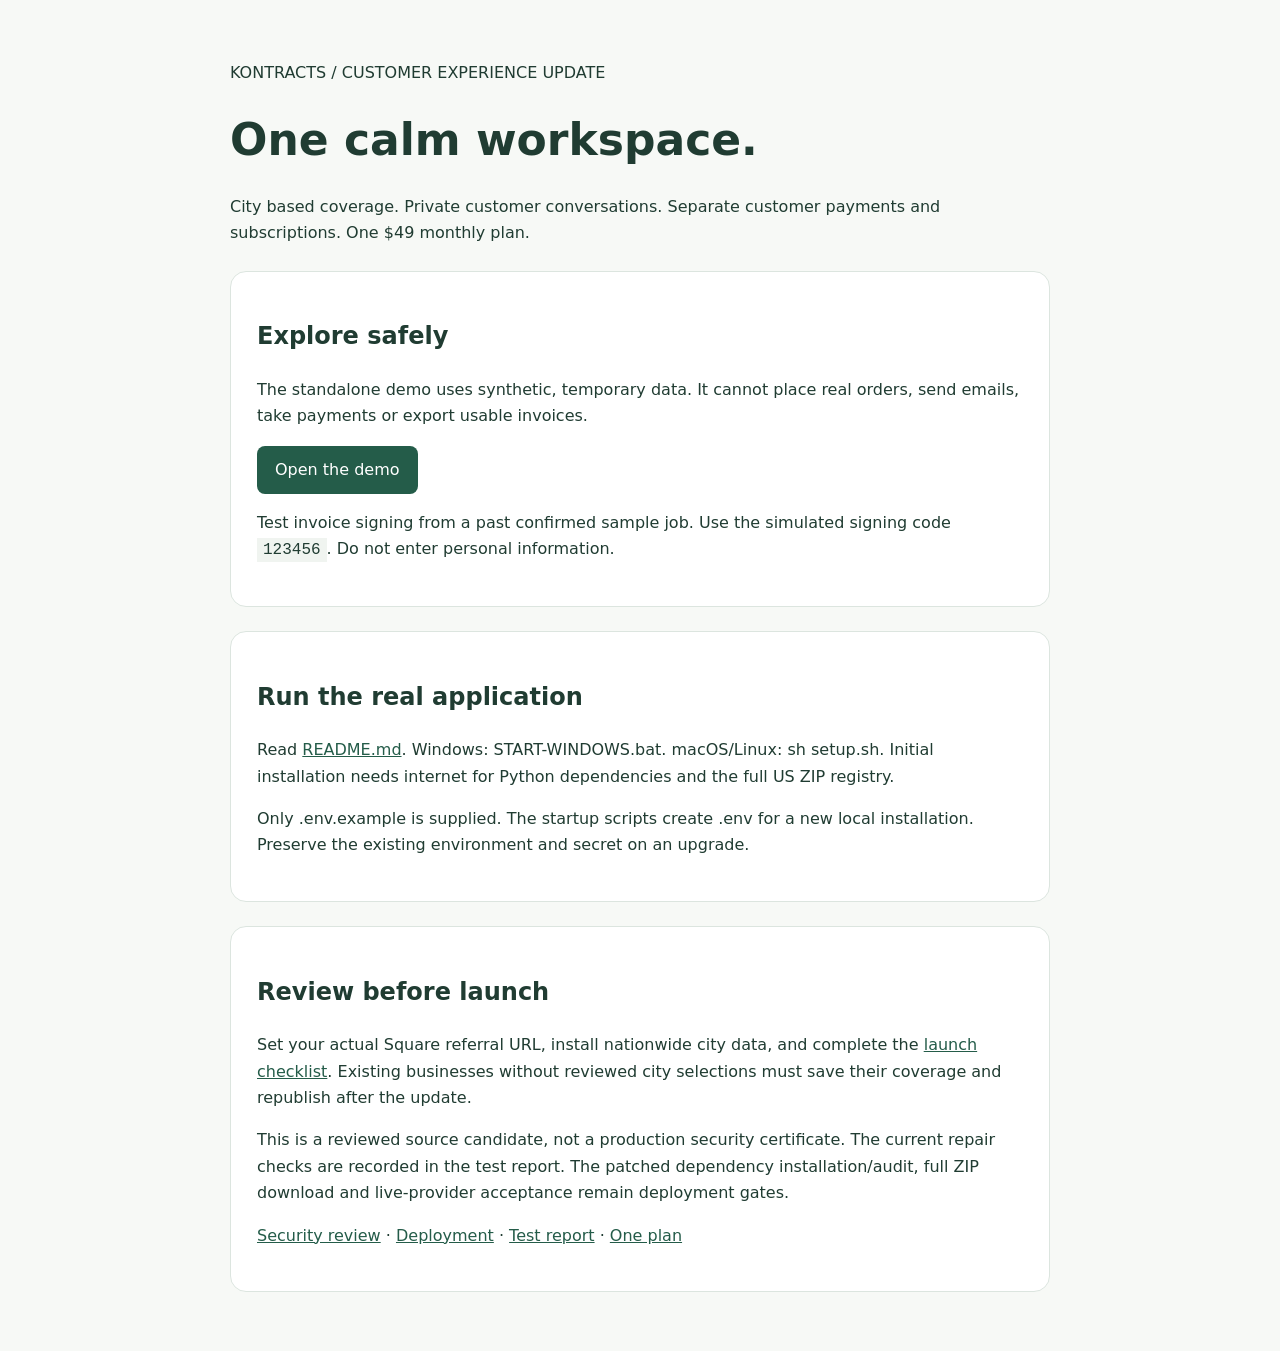
<file: START-HERE.html>
<!doctype html><html lang="en"><head><meta charset="utf-8"><meta name="viewport" content="width=device-width,initial-scale=1"><title>Start here | Kontracts</title><link rel="icon" href="web/assets/favicon.svg"><style>body{font:16px/1.65 system-ui,sans-serif;max-width:820px;margin:60px auto;padding:0 24px;background:#f7f9f6;color:#203c32}h1{font-size:44px;line-height:1.1}a{color:#245c49}section{background:white;border:1px solid #dce5df;border-radius:16px;padding:26px;margin:24px 0}.button{display:inline-block;background:#245c49;color:white;padding:11px 18px;border-radius:8px;text-decoration:none}code{background:#f0f4f0;padding:3px 6px}</style></head><body><p>KONTRACTS / CUSTOMER EXPERIENCE UPDATE</p><h1>One calm workspace.</h1><p>City based coverage. Private customer conversations. Separate customer payments and subscriptions. One $49 monthly plan.</p><section><h2>Explore safely</h2><p>The standalone demo uses synthetic, temporary data. It cannot place real orders, send emails, take payments or export usable invoices.</p><a class="button" href="Kontracts-Preview.html">Open the demo</a><p>Test invoice signing from a past confirmed sample job. Use the simulated signing code <code>123456</code>. Do not enter personal information.</p></section><section><h2>Run the real application</h2><p>Read <a href="README.md">README.md</a>. Windows: START-WINDOWS.bat. macOS/Linux: sh setup.sh. Initial installation needs internet for Python dependencies and the full US ZIP registry.</p><p>Only .env.example is supplied. The startup scripts create .env for a new local installation. Preserve the existing environment and secret on an upgrade.</p></section><section><h2>Review before launch</h2><p>Set your actual Square referral URL, install nationwide city data, and complete the <a href="docs/LAUNCH_CHECKLIST.md">launch checklist</a>. Existing businesses without reviewed city selections must save their coverage and republish after the update.</p><p>This is a reviewed source candidate, not a production security certificate. The current repair checks are recorded in the test report. The patched dependency installation/audit, full ZIP download and live-provider acceptance remain deployment gates.</p><p><a href="docs/SECURITY_REVIEW.md">Security review</a> &middot; <a href="docs/DEPLOYMENT.md">Deployment</a> &middot; <a href="docs/TEST_REPORT.md">Test report</a> &middot; <a href="docs/PRICING.md">One plan</a></p></section></body></html>
</file>
